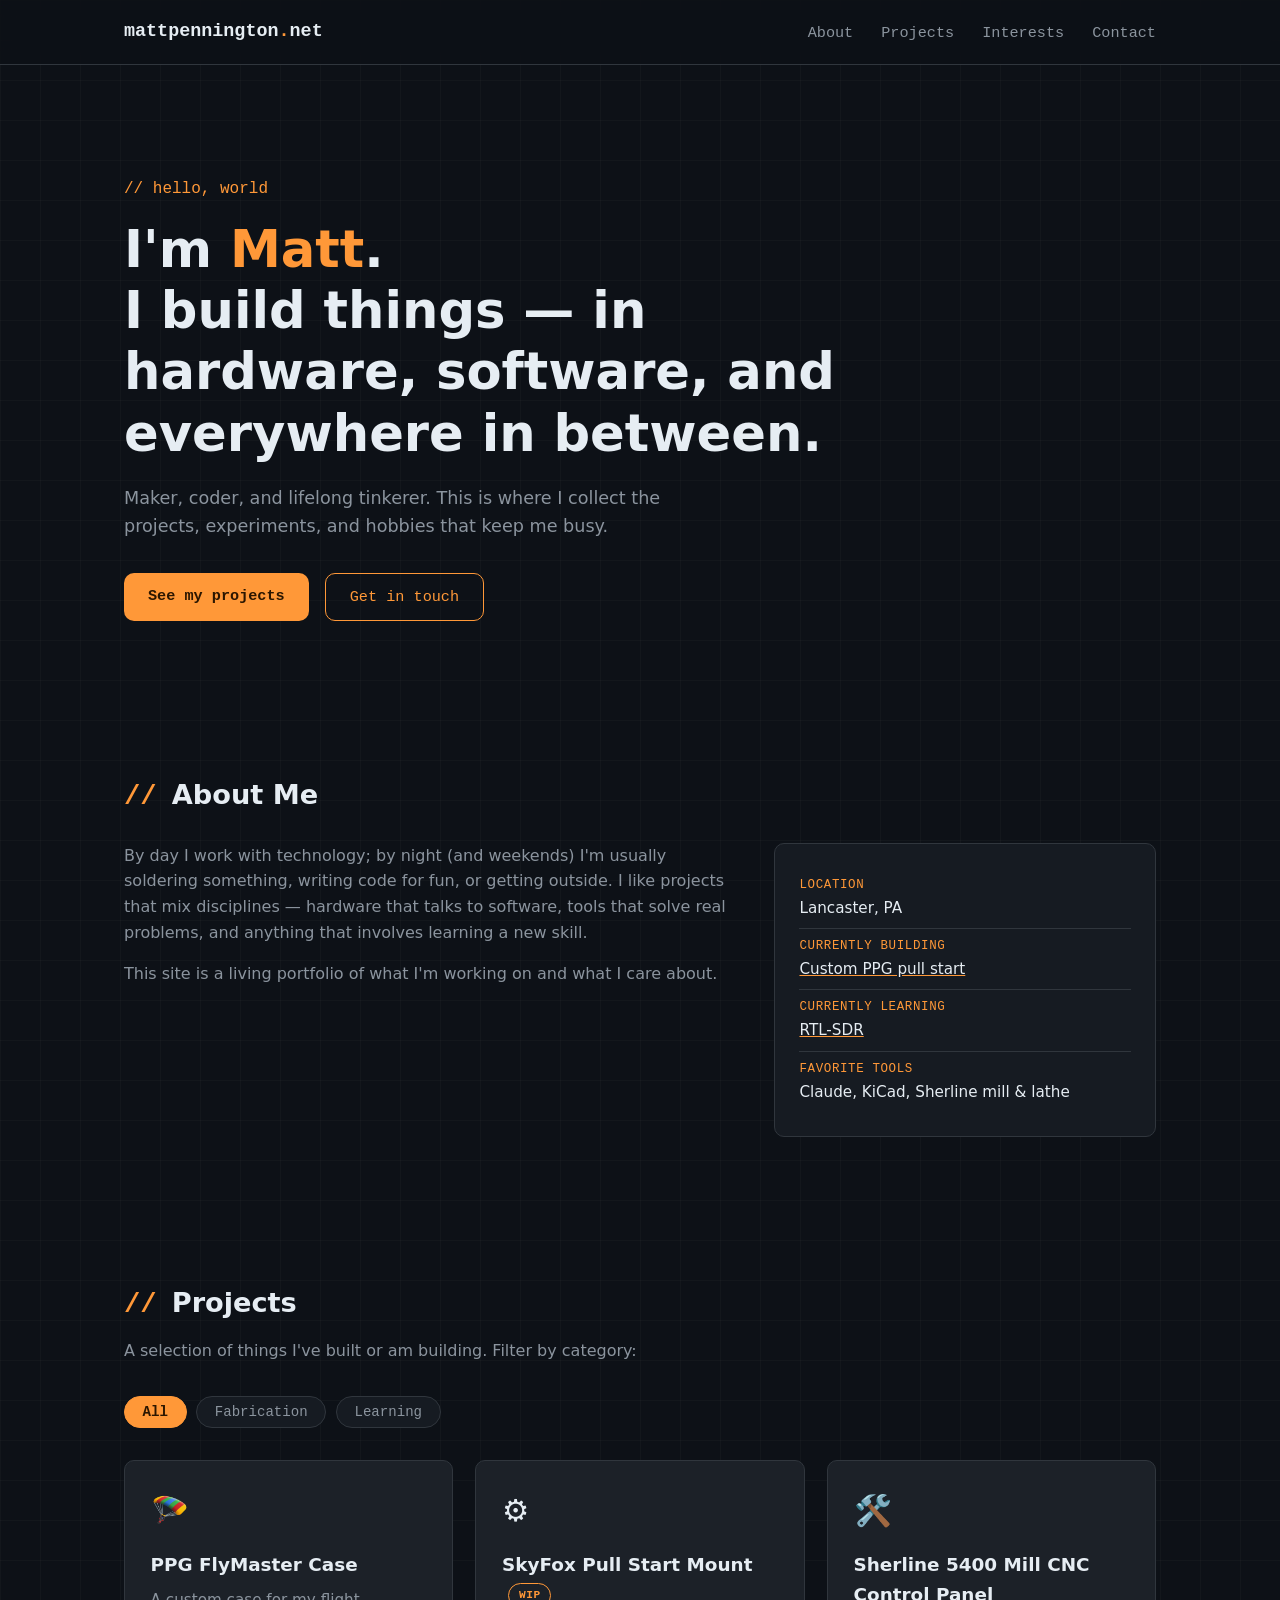
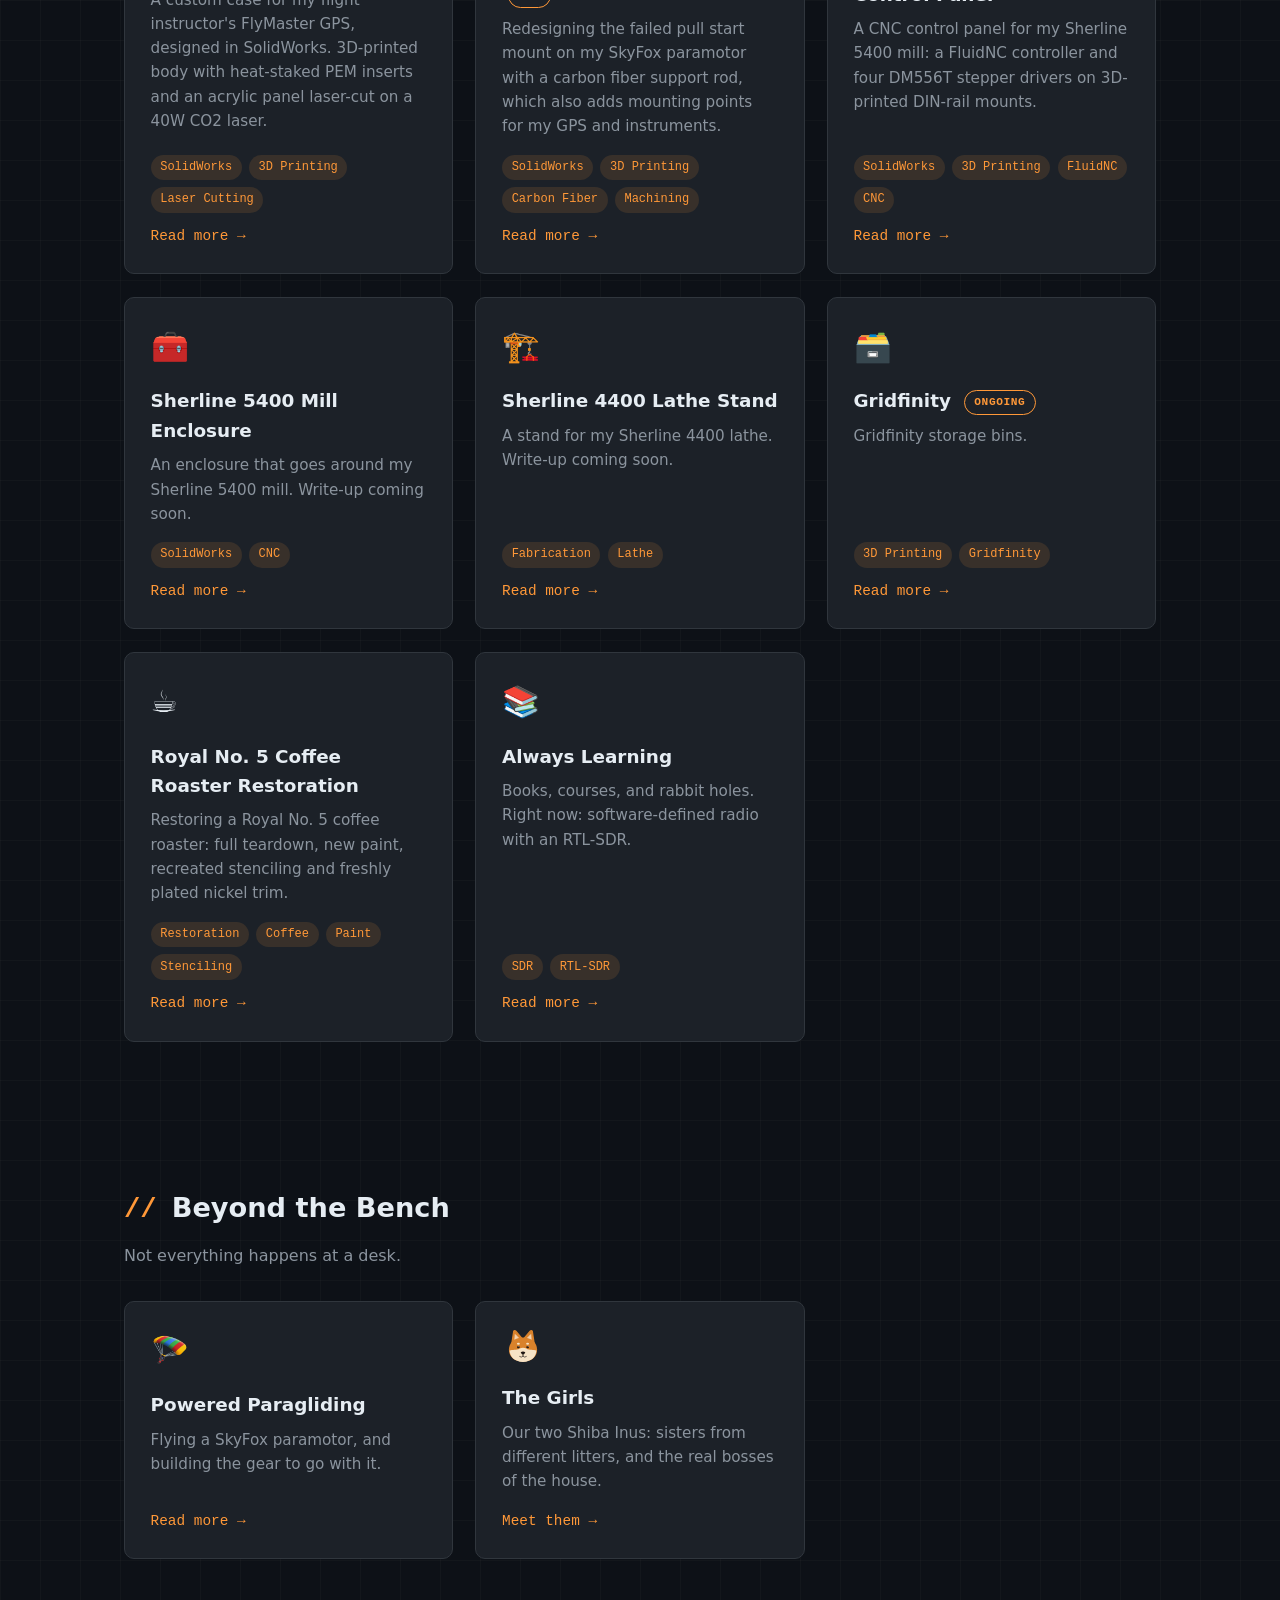
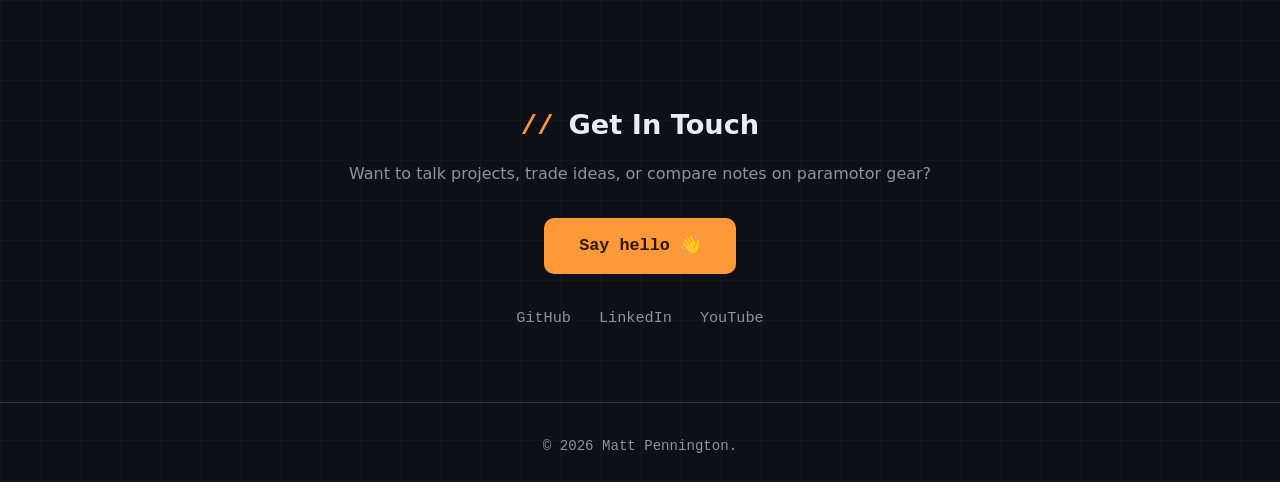
<file: index.html>
<!DOCTYPE html>
<html lang="en">
<head>
  <meta charset="UTF-8">
  <meta name="viewport" content="width=device-width, initial-scale=1.0">
  <title>Matt — Projects &amp; Interests</title>
  <meta name="description" content="Personal site showcasing electronics, software, sports, and creative projects.">
  <link rel="stylesheet" href="css/style.css">
  <link rel="icon" href="data:image/svg+xml,<svg xmlns='http://www.w3.org/2000/svg' viewBox='0 0 100 100'><text y='.9em' font-size='90'>⚡</text></svg>">
</head>
<body>

  <!-- ============ NAVIGATION ============ -->
  <header class="site-header">
    <nav class="nav container">
      <a href="#top" class="nav-logo">mattpennington<span class="accent">.</span>net</a>
      <button class="nav-toggle" aria-label="Toggle menu" aria-expanded="false">
        <span></span><span></span><span></span>
      </button>
      <ul class="nav-links">
        <li><a href="#about">About</a></li>
        <li><a href="#projects">Projects</a></li>
        <li><a href="#interests">Interests</a></li>
        <li><a href="#contact">Contact</a></li>
      </ul>
    </nav>
  </header>

  <main id="top">

    <!-- ============ HERO ============ -->
    <section class="hero container">
      <p class="hero-eyebrow">// hello, world</p>
      <h1>I'm <span class="accent">Matt</span>.<br>I build things — in hardware, software, and everywhere in between.</h1>
      <p class="hero-sub">
        <!-- EDIT ME: one-sentence intro about yourself -->
        Maker, coder, and lifelong tinkerer. This is where I collect the projects,
        experiments, and hobbies that keep me busy.
      </p>
      <div class="hero-actions">
        <a href="#projects" class="btn btn-primary">See my projects</a>
        <a href="#contact" class="btn btn-ghost">Get in touch</a>
      </div>
    </section>

    <!-- ============ ABOUT ============ -->
    <section id="about" class="section container">
      <h2><span class="prompt" aria-hidden="true">//</span> About Me</h2>
      <div class="about-grid">
        <div class="about-text">
          <!-- EDIT ME: replace with your own bio -->
          <p>
            By day I work with technology; by night (and weekends) I'm usually
            soldering something, writing code for fun, or getting outside.
            I like projects that mix disciplines — hardware that talks to
            software, tools that solve real problems, and anything that
            involves learning a new skill.
          </p>
          <p>
            This site is a living portfolio of what I'm working on and what
            I care about.
          </p>
        </div>
        <ul class="about-facts">
          <li><span class="fact-label">Location</span>Lancaster, PA</li>
          <li><span class="fact-label">Currently building</span><a href="pull-start-mount.html">Custom PPG pull start</a></li>
          <li><span class="fact-label">Currently learning</span><a href="always-learning.html">RTL-SDR</a></li>
          <li><span class="fact-label">Favorite tools</span>Claude, KiCad, Sherline mill &amp; lathe</li>
        </ul>
      </div>
    </section>

    <!-- ============ PROJECTS ============ -->
    <section id="projects" class="section container">
      <h2><span class="prompt" aria-hidden="true">//</span> Projects</h2>
      <p class="section-sub">A selection of things I've built or am building. Filter by category:</p>

      <div class="filter-bar" role="tablist" aria-label="Project filters">
        <button class="filter-btn active" data-filter="all">All</button>
        <button class="filter-btn" data-filter="fabrication">Fabrication</button>
        <button class="filter-btn" data-filter="learning">Learning</button>
      </div>

      <div class="project-grid">
        <!-- To add a project: duplicate a card and set data-category to match
             a filter button above (add a new button for a new category) -->
        <article class="project-card" data-category="fabrication">
          <div class="card-icon">🪂</div>
          <h3>PPG FlyMaster Case</h3>
          <p>A custom case for my flight instructor's FlyMaster GPS, designed in SolidWorks. 3D-printed body with heat-staked PEM inserts and an acrylic panel laser-cut on a 40W CO2 laser.</p>
          <ul class="tag-list"><li>SolidWorks</li><li>3D Printing</li><li>Laser Cutting</li></ul>
          <a class="card-link" href="flymaster-case.html">Read more →</a>
        </article>

        <article class="project-card" data-category="fabrication">
          <div class="card-icon">⚙️</div>
          <h3>SkyFox Pull Start Mount <span class="wip-badge">WIP</span></h3>
          <p>Redesigning the failed pull start mount on my SkyFox paramotor with a carbon fiber support rod, which also adds mounting points for my GPS and instruments.</p>
          <ul class="tag-list"><li>SolidWorks</li><li>3D Printing</li><li>Carbon Fiber</li><li>Machining</li></ul>
          <a class="card-link" href="pull-start-mount.html">Read more →</a>
        </article>

        <article class="project-card" data-category="fabrication">
          <div class="card-icon">🛠️</div>
          <h3>Sherline 5400 Mill CNC Control Panel</h3>
          <p>A CNC control panel for my Sherline 5400 mill: a FluidNC controller and four DM556T stepper drivers on 3D-printed DIN-rail mounts.</p>
          <ul class="tag-list"><li>SolidWorks</li><li>3D Printing</li><li>FluidNC</li><li>CNC</li></ul>
          <a class="card-link" href="sherline-mill.html">Read more →</a>
        </article>

        <article class="project-card" data-category="fabrication">
          <div class="card-icon">🧰</div>
          <h3>Sherline 5400 Mill Enclosure</h3>
          <!-- EDIT ME: a sentence about the enclosure -->
          <p>An enclosure that goes around my Sherline 5400 mill. Write-up coming soon.</p>
          <ul class="tag-list"><li>SolidWorks</li><li>CNC</li></ul>
          <a class="card-link" href="sherline-mill-enclosure.html">Read more →</a>
        </article>

        <article class="project-card" data-category="fabrication">
          <div class="card-icon">🏗️</div>
          <h3>Sherline 4400 Lathe Stand</h3>
          <!-- EDIT ME: a sentence about the stand, and update the tags -->
          <p>A stand for my Sherline 4400 lathe. Write-up coming soon.</p>
          <ul class="tag-list"><li>Fabrication</li><li>Lathe</li></ul>
          <a class="card-link" href="sherline-lathe-stand.html">Read more →</a>
        </article>

        <article class="project-card" data-category="fabrication">
          <div class="card-icon">🗃️</div>
          <h3>Gridfinity <span class="wip-badge">ONGOING</span></h3>
          <!-- EDIT ME: a sentence about the project, and update the tags -->
          <p>Gridfinity storage bins.</p>
          <ul class="tag-list"><li>3D Printing</li><li>Gridfinity</li></ul>
          <a class="card-link" href="gridfinity.html">Read more →</a>
        </article>

        <article class="project-card" data-category="fabrication">
          <div class="card-icon">☕</div>
          <h3>Royal No. 5 Coffee Roaster Restoration</h3>
          <!-- EDIT ME: a sentence about the restoration -->
          <p>Restoring a Royal No. 5 coffee roaster: full teardown, new paint, recreated stenciling and freshly plated nickel trim.</p>
          <ul class="tag-list"><li>Restoration</li><li>Coffee</li><li>Paint</li><li>Stenciling</li></ul>
          <a class="card-link" href="coffee-roaster.html">Read more →</a>
        </article>

        <article class="project-card" data-category="learning">
          <div class="card-icon">📚</div>
          <h3>Always Learning</h3>
          <!-- EDIT ME: a sentence about what you're learning -->
          <p>Books, courses, and rabbit holes. Right now: software-defined radio with an RTL-SDR.</p>
          <ul class="tag-list"><li>SDR</li><li>RTL-SDR</li></ul>
          <a class="card-link" href="always-learning.html">Read more →</a>
        </article>
      </div>
    </section>

    <!-- ============ INTERESTS ============ -->
    <section id="interests" class="section container">
      <h2><span class="prompt" aria-hidden="true">//</span> Beyond the Bench</h2>
      <p class="section-sub">Not everything happens at a desk.</p>
      <div class="interest-grid">
        <!-- EDIT ME: swap in your real hobbies -->
        <div class="interest-card">
          <div class="card-icon">🪂</div>
          <h3>Powered Paragliding</h3>
          <!-- EDIT ME: a sentence or two about flying -->
          <p>Flying a SkyFox paramotor, and building the gear to go with it.</p>
          <a class="card-link" href="paragliding.html">Read more →</a>
        </div>
        <div class="interest-card">
          <div class="card-icon"><img src="images/the-girls/shiba.svg" alt=""></div>
          <h3>The Girls</h3>
          <p>Our two Shiba Inus: sisters from different litters, and the real bosses of the house.</p>
          <a class="card-link" href="the-girls.html">Meet them →</a>
        </div>
      </div>
    </section>

    <!-- ============ CONTACT ============ -->
    <section id="contact" class="section container contact">
      <h2><span class="prompt" aria-hidden="true">//</span> Get In Touch</h2>
      <p class="section-sub">
        Want to talk projects, trade ideas, or compare notes on paramotor gear?
      </p>
      <a href="mailto:matt@mattpennington.net" class="btn btn-primary btn-lg">Say hello 👋</a>
      <div class="social-links">
        <!-- EDIT ME: update hrefs with your real profiles, remove any you don't use -->
        <a href="https://github.com/" aria-label="GitHub" title="GitHub">GitHub</a>
        <a href="https://linkedin.com/" aria-label="LinkedIn" title="LinkedIn">LinkedIn</a>
        <a href="https://youtube.com/" aria-label="YouTube" title="YouTube">YouTube</a>
      </div>
    </section>

  </main>

  <footer class="site-footer">
    <p>© <span id="year"></span> Matt Pennington.</p>
  </footer>

  <script src="js/main.js"></script>
</body>
</html>
</file>
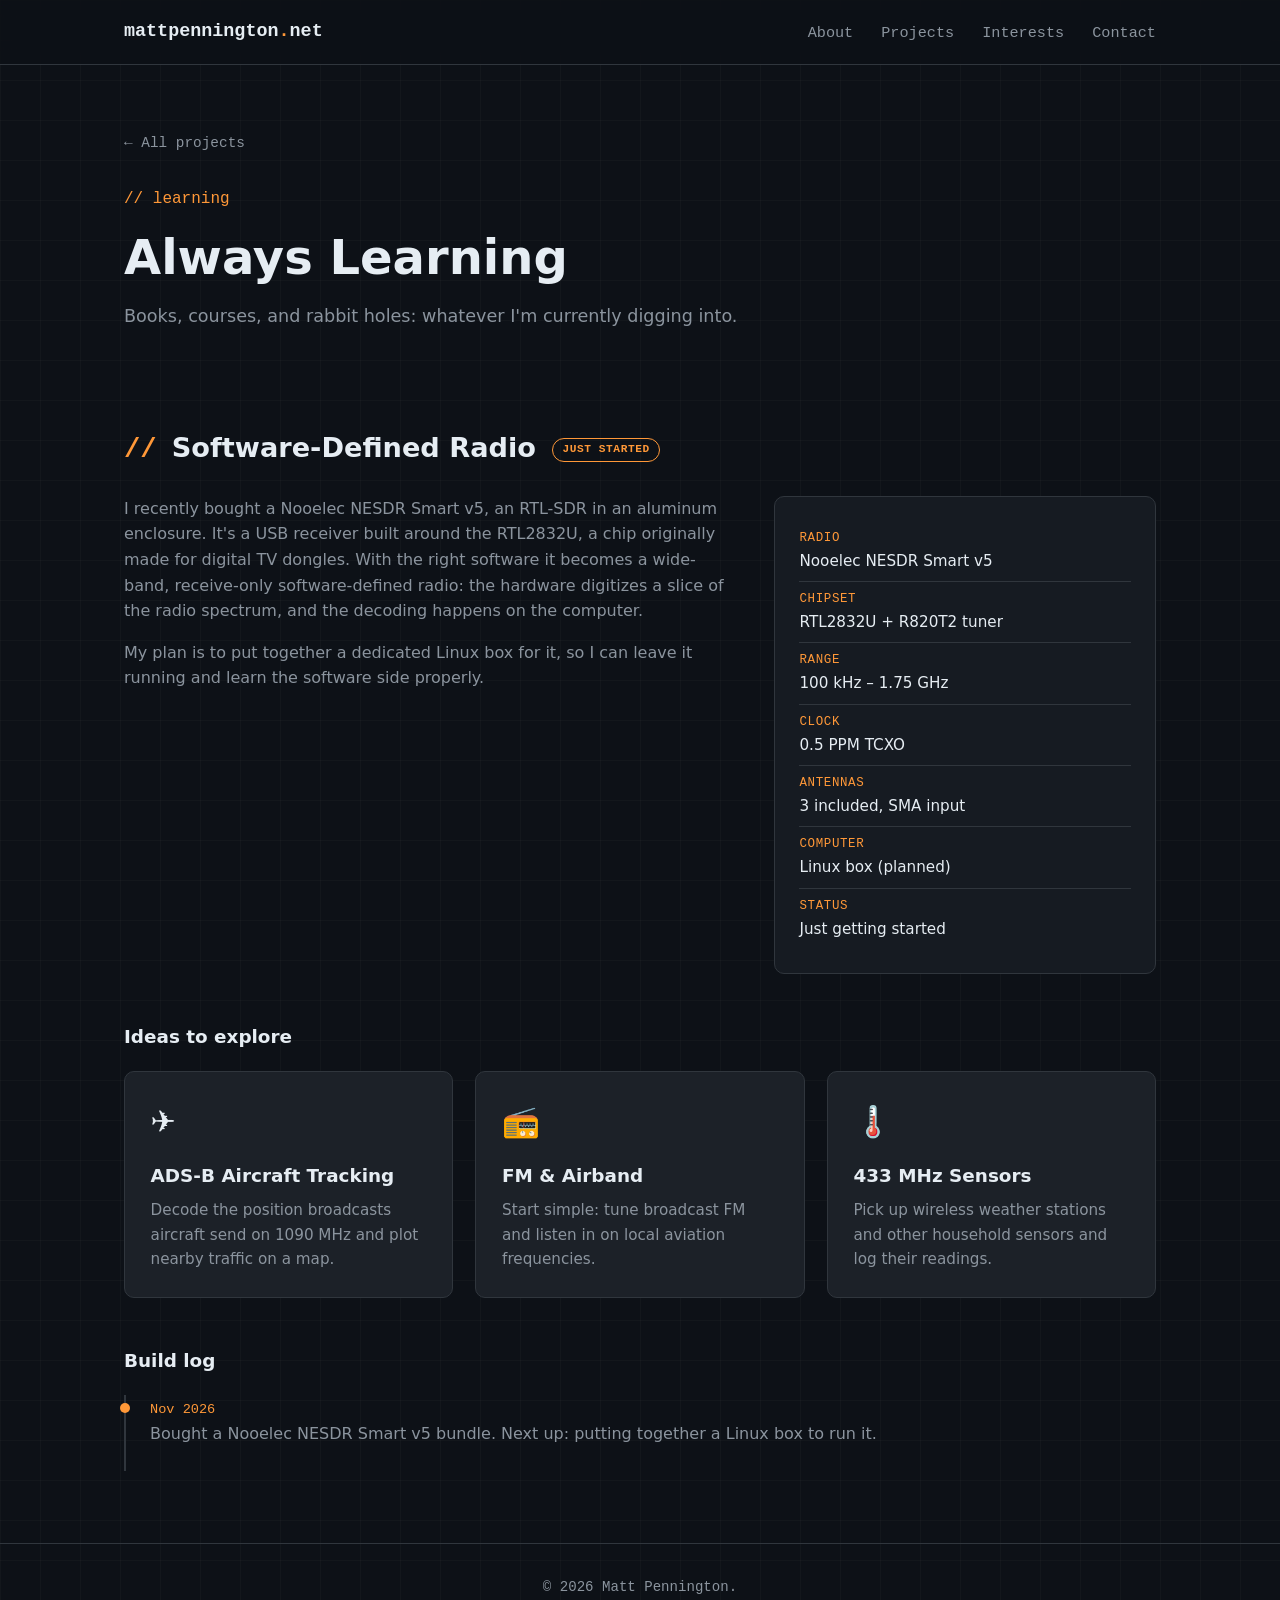
<file: always-learning.html>
<!DOCTYPE html>
<html lang="en">
<head>
  <meta charset="UTF-8">
  <meta name="viewport" content="width=device-width, initial-scale=1.0">
  <title>Always Learning — Matt Pennington</title>
  <meta name="description" content="What I'm currently learning, starting with software-defined radio on an RTL-SDR.">
  <link rel="stylesheet" href="css/style.css">
  <link rel="icon" href="data:image/svg+xml,<svg xmlns='http://www.w3.org/2000/svg' viewBox='0 0 100 100'><text y='.9em' font-size='90'>⚡</text></svg>">
</head>
<body>

  <!-- ============ NAVIGATION ============ -->
  <header class="site-header">
    <nav class="nav container">
      <a href="index.html" class="nav-logo">mattpennington<span class="accent">.</span>net</a>
      <button class="nav-toggle" aria-label="Toggle menu" aria-expanded="false">
        <span></span><span></span><span></span>
      </button>
      <ul class="nav-links">
        <li><a href="index.html#about">About</a></li>
        <li><a href="index.html#projects">Projects</a></li>
        <li><a href="index.html#interests">Interests</a></li>
        <li><a href="index.html#contact">Contact</a></li>
      </ul>
    </nav>
  </header>

  <main id="top">

    <!-- ============ HEADER ============ -->
    <section class="project-hero container">
      <a href="index.html#projects" class="back-link">← All projects</a>
      <p class="hero-eyebrow">// learning</p>
      <h1>Always Learning</h1>
      <!-- EDIT ME: a short intro -->
      <p class="hero-sub">
        Books, courses, and rabbit holes: whatever I'm currently digging into.
      </p>
    </section>

    <!-- ============ RTL-SDR ============ -->
    <section class="section container">
      <h2><span class="prompt" aria-hidden="true">//</span> Software-Defined Radio <span class="wip-badge">Just started</span></h2>
      <div class="about-grid">
        <div class="about-text">
          <p>
            I recently bought a Nooelec NESDR Smart v5, an RTL-SDR in an
            aluminum enclosure. It's a USB receiver built around the RTL2832U,
            a chip originally made for digital TV dongles. With the right software it
            becomes a wide-band, receive-only software-defined radio: the
            hardware digitizes a slice of the radio spectrum, and the decoding
            happens on the computer.
          </p>
          <p>
            My plan is to put together a dedicated Linux box for it, so I can
            leave it running and learn the software side properly.
          </p>
        </div>
        <ul class="about-facts">
          <!-- EDIT ME: fill in the Linux box specs once built -->
          <li><span class="fact-label">Radio</span>Nooelec NESDR Smart v5</li>
          <li><span class="fact-label">Chipset</span>RTL2832U + R820T2 tuner</li>
          <li><span class="fact-label">Range</span>100 kHz – 1.75 GHz</li>
          <li><span class="fact-label">Clock</span>0.5 PPM TCXO</li>
          <li><span class="fact-label">Antennas</span>3 included, SMA input</li>
          <li><span class="fact-label">Computer</span>Linux box (planned)</li>
          <li><span class="fact-label">Status</span>Just getting started</li>
        </ul>
      </div>

      <h3 class="subhead">Ideas to explore</h3>
      <!-- EDIT ME: swap these for whatever you actually want to try -->
      <div class="project-grid">
        <article class="project-card">
          <div class="card-icon">✈️</div>
          <h3>ADS-B Aircraft Tracking</h3>
          <p>Decode the position broadcasts aircraft send on 1090 MHz and plot nearby traffic on a map.</p>
        </article>
        <article class="project-card">
          <div class="card-icon">📻</div>
          <h3>FM &amp; Airband</h3>
          <p>Start simple: tune broadcast FM and listen in on local aviation frequencies.</p>
        </article>
        <article class="project-card">
          <div class="card-icon">🌡️</div>
          <h3>433 MHz Sensors</h3>
          <p>Pick up wireless weather stations and other household sensors and log their readings.</p>
        </article>
      </div>

      <h3 class="subhead">Build log</h3>
      <!-- EDIT ME: add a new <li> at the top for each update -->
      <ol class="build-log">
        <li>
          <time datetime="2026-11">Nov 2026</time>
          <p>Bought a Nooelec NESDR Smart v5 bundle. Next up: putting together a Linux box to run it.</p>
        </li>
      </ol>
    </section>

    <!-- EDIT ME: add a new <section> like the one above for each new topic -->

  </main>

  <footer class="site-footer">
    <p>© <span id="year"></span> Matt Pennington.</p>
  </footer>

  <script src="js/main.js"></script>
</body>
</html>
</file>
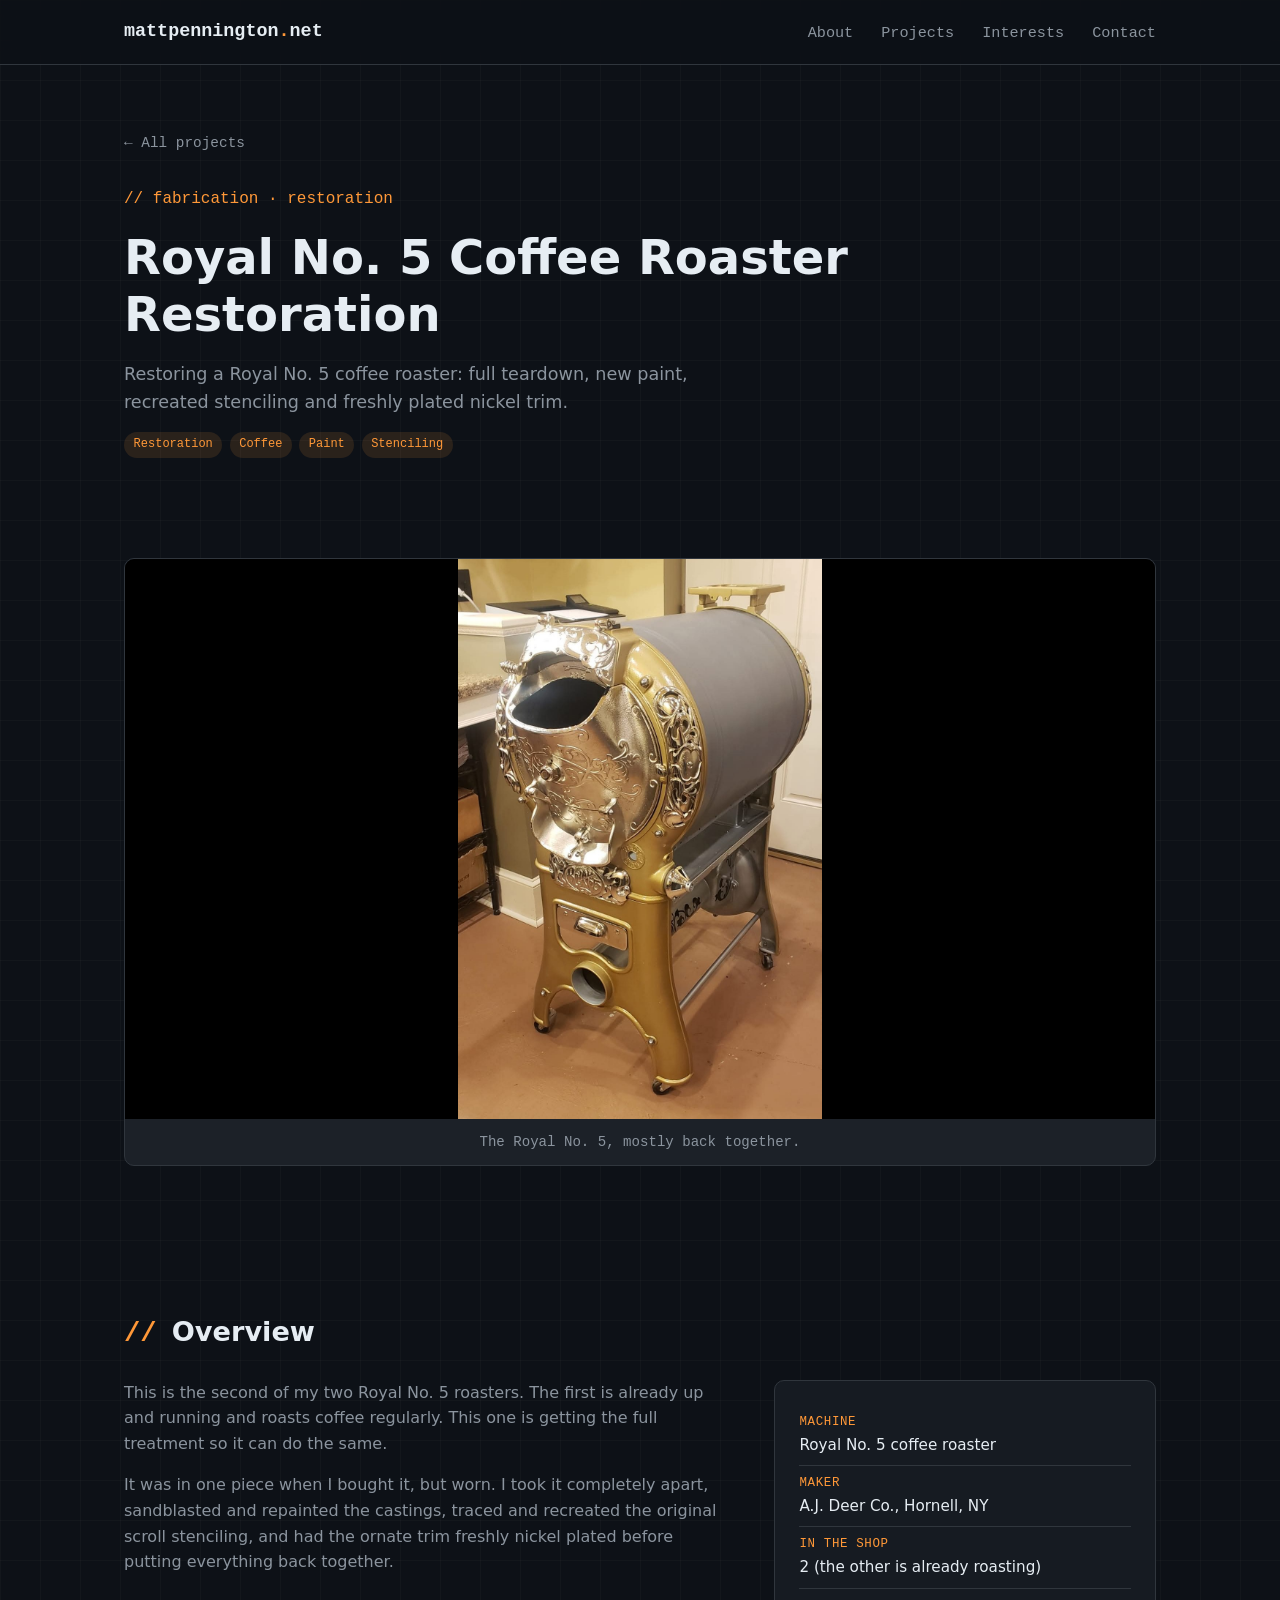
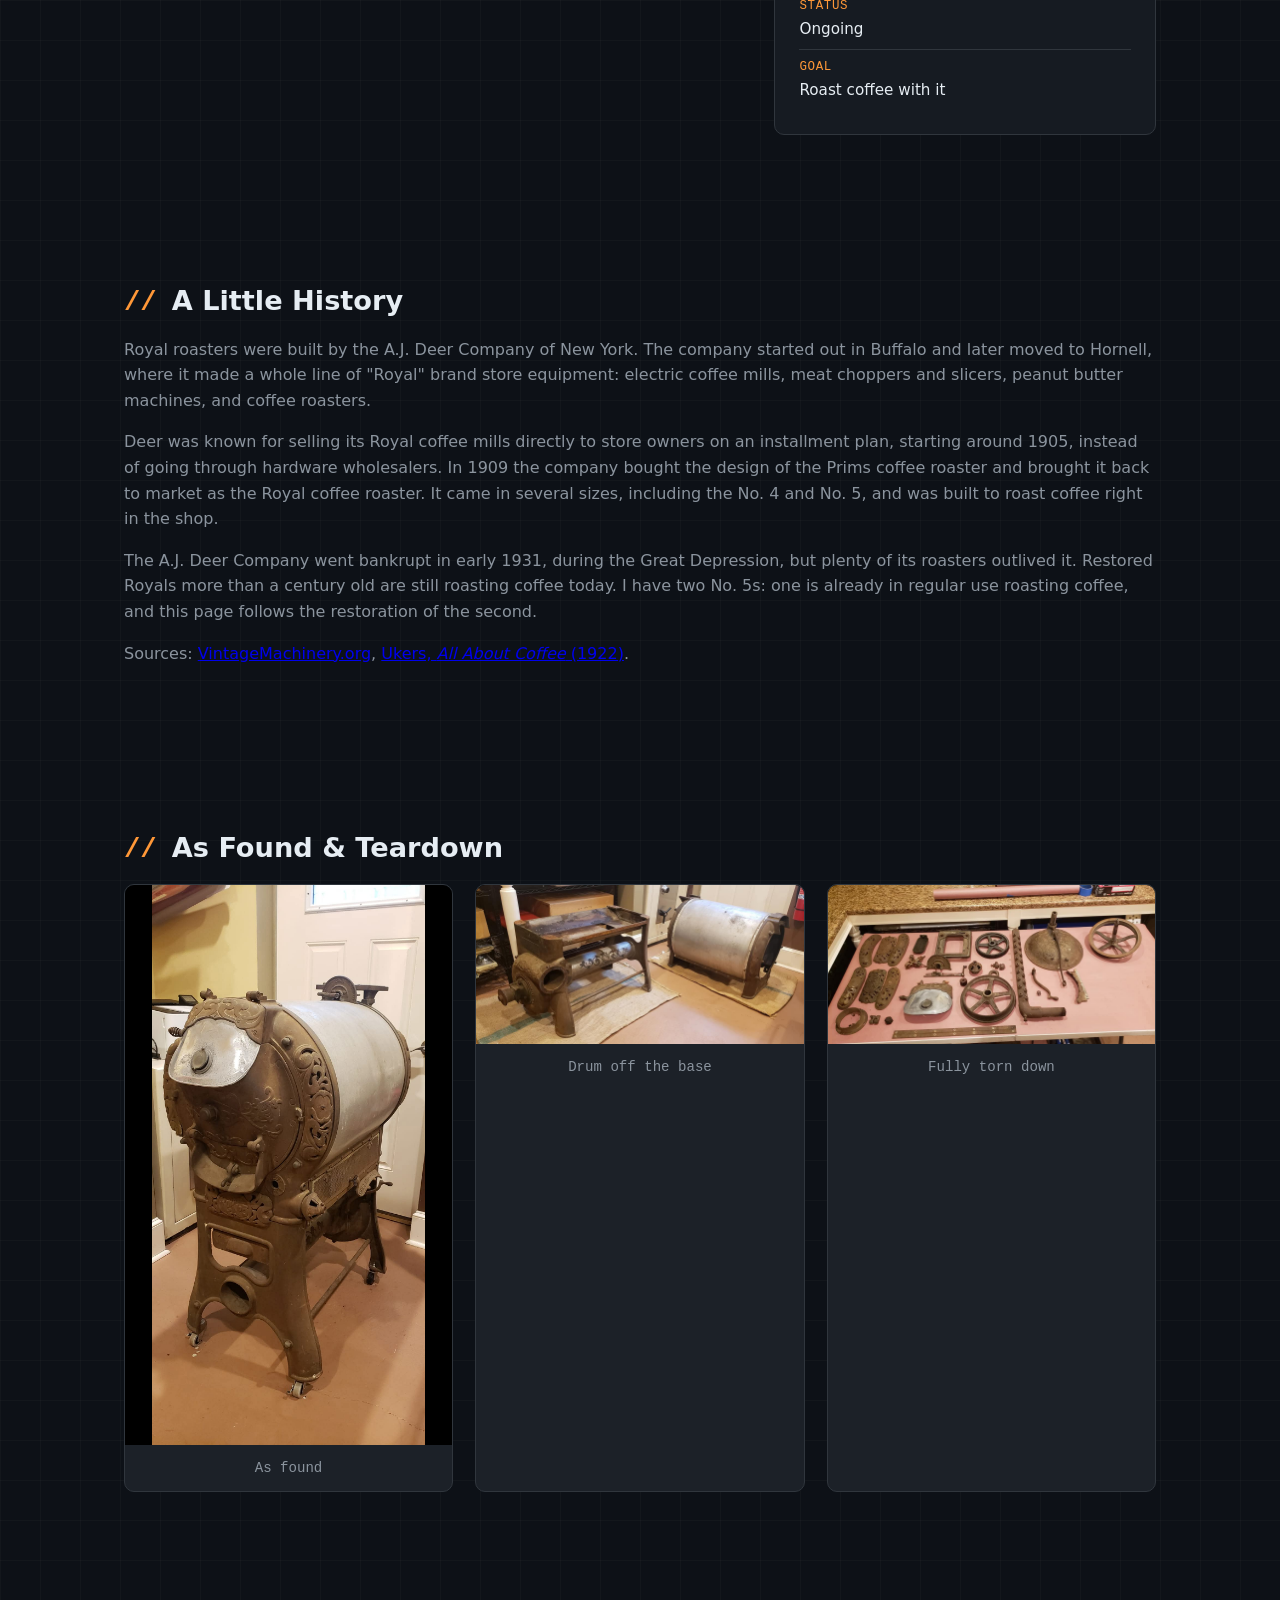
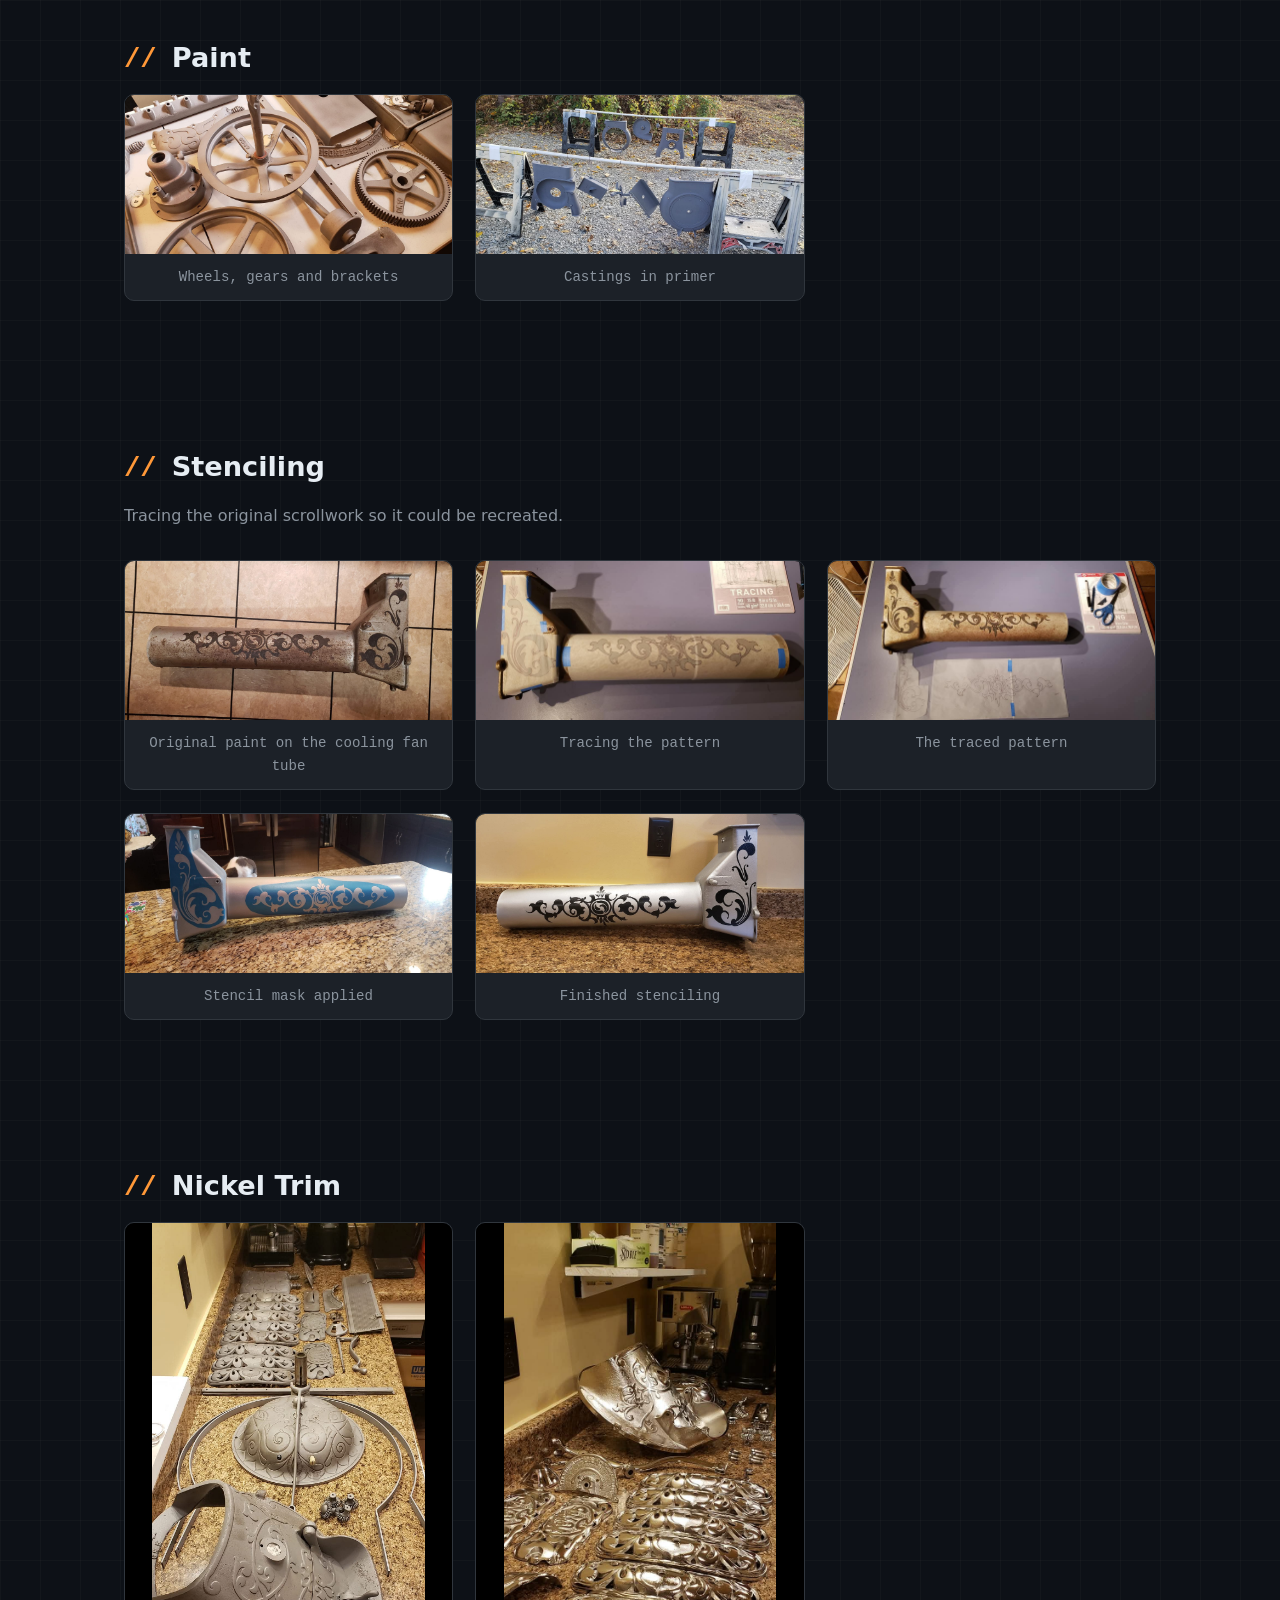
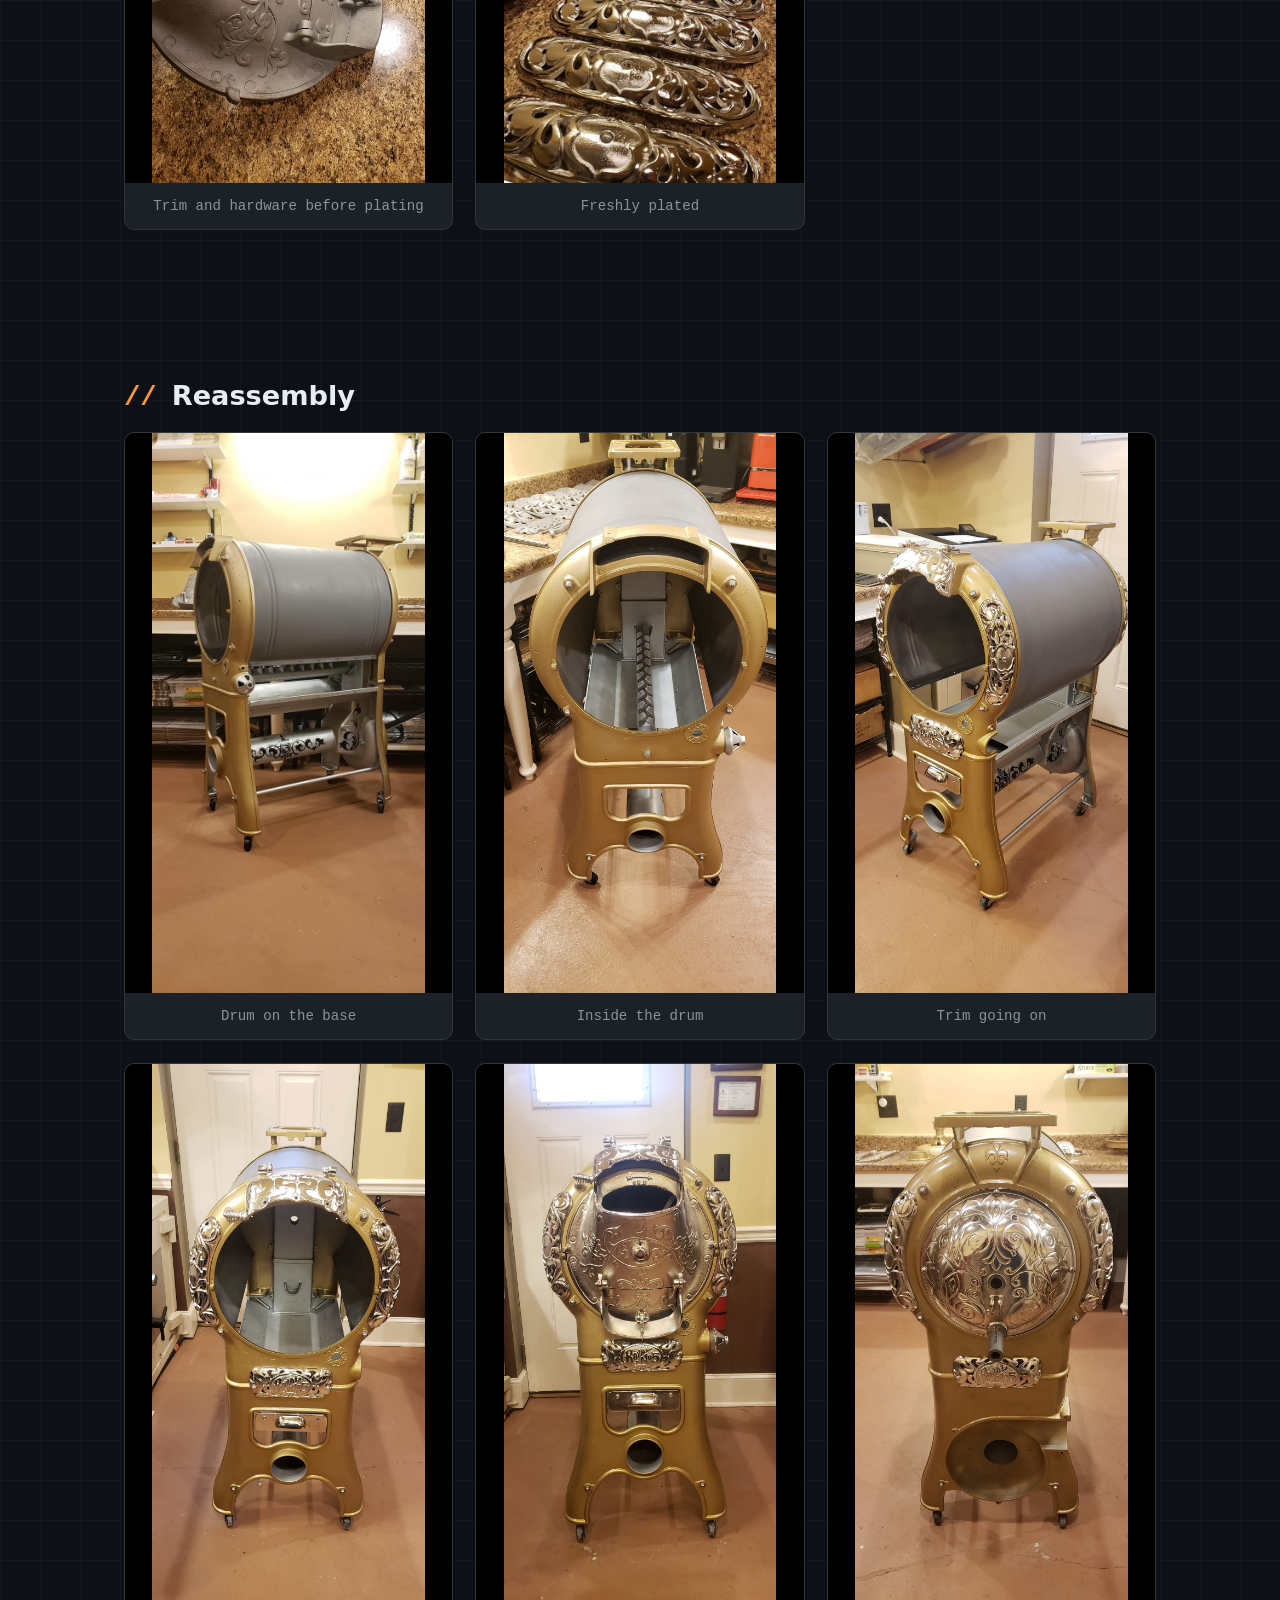
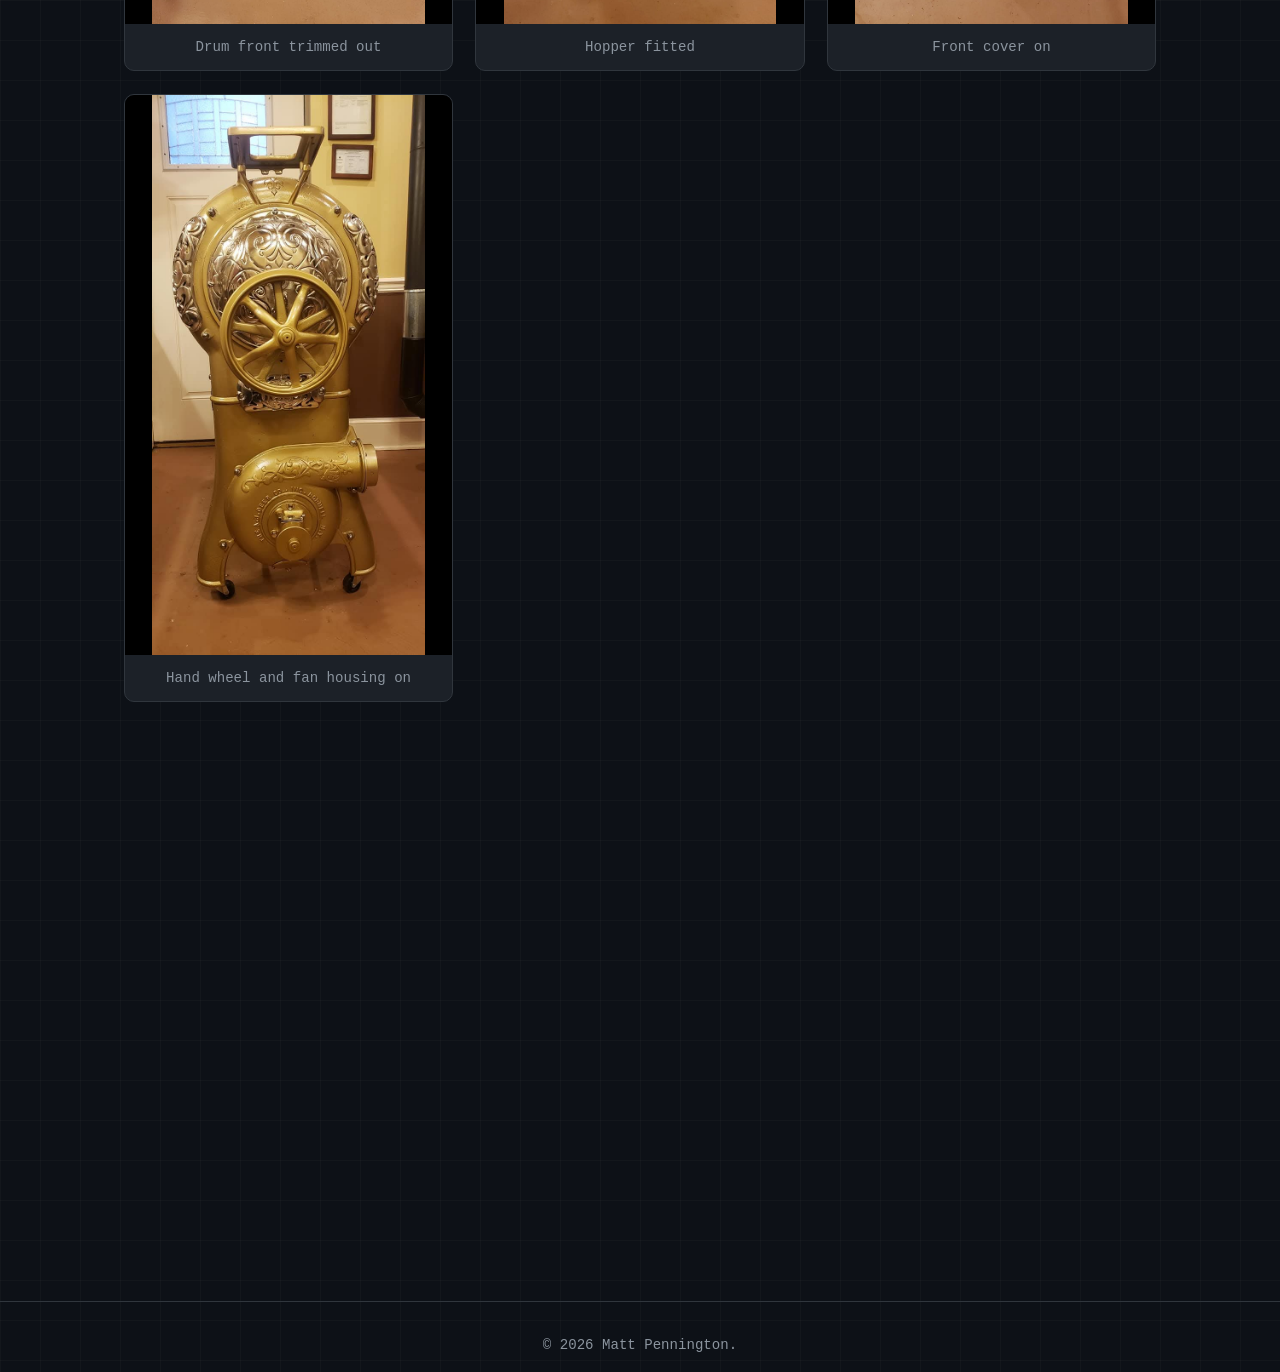
<file: coffee-roaster.html>
<!DOCTYPE html>
<html lang="en">
<head>
  <meta charset="UTF-8">
  <meta name="viewport" content="width=device-width, initial-scale=1.0">
  <title>Royal No. 5 Coffee Roaster Restoration — Matt Pennington</title>
  <meta name="description" content="Restoring a Royal No. 5 coffee roaster.">
  <link rel="stylesheet" href="css/style.css">
  <link rel="icon" href="data:image/svg+xml,<svg xmlns='http://www.w3.org/2000/svg' viewBox='0 0 100 100'><text y='.9em' font-size='90'>⚡</text></svg>">
</head>
<body>

  <!-- ============ NAVIGATION ============ -->
  <header class="site-header">
    <nav class="nav container">
      <a href="index.html" class="nav-logo">mattpennington<span class="accent">.</span>net</a>
      <button class="nav-toggle" aria-label="Toggle menu" aria-expanded="false">
        <span></span><span></span><span></span>
      </button>
      <ul class="nav-links">
        <li><a href="index.html#about">About</a></li>
        <li><a href="index.html#projects">Projects</a></li>
        <li><a href="index.html#interests">Interests</a></li>
        <li><a href="index.html#contact">Contact</a></li>
      </ul>
    </nav>
  </header>

  <main id="top">

    <!-- ============ PROJECT HEADER ============ -->
    <section class="project-hero container">
      <a href="index.html#projects" class="back-link">← All projects</a>
      <p class="hero-eyebrow">// fabrication · restoration</p>
      <h1>Royal No. 5 Coffee Roaster Restoration</h1>
      <!-- EDIT ME: a one- or two-sentence summary -->
      <p class="hero-sub">
        Restoring a Royal No. 5 coffee roaster: full teardown, new paint,
        recreated stenciling and freshly plated nickel trim.
      </p>
      <!-- EDIT ME: update tags to match the work involved -->
      <ul class="tag-list">
        <li>Restoration</li><li>Coffee</li><li>Paint</li><li>Stenciling</li>
      </ul>
    </section>

    <!-- ============ HERO IMAGE ============ -->
    <section class="section container">
      <figure class="project-figure">
        <img src="images/coffee-roaster/reassembly-drum-trim.jpg" alt="The Royal No. 5 roaster at an angle, with a gold base, gray drum and nickel-plated hopper and trim">
        <figcaption>The Royal No. 5, mostly back together.</figcaption>
      </figure>
    </section>

    <!-- ============ OVERVIEW ============ -->
    <section class="section container">
      <h2><span class="prompt" aria-hidden="true">//</span> Overview</h2>
      <div class="about-grid">
        <div class="about-text">
          <!-- EDIT ME: the roaster's history, how you found it, and what condition it was in -->
          <p>
            This is the second of my two Royal No. 5 roasters. The first is
            already up and running and roasts coffee regularly. This one is
            getting the full treatment so it can do the same.
          </p>
          <p>
            It was in one piece when I bought it, but worn. I took it
            completely apart, sandblasted and repainted the castings, traced and
            recreated the original scroll stenciling, and had the ornate trim
            freshly nickel plated before putting everything back together.
          </p>
        </div>
        <ul class="about-facts">
          <!-- EDIT ME: fill these in -->
          <li><span class="fact-label">Machine</span>Royal No. 5 coffee roaster</li>
          <li><span class="fact-label">Maker</span>A.J. Deer Co., Hornell, NY</li>
          <li><span class="fact-label">In the shop</span>2 (the other is already roasting)</li>
          <li><span class="fact-label">Status</span>Ongoing</li>
          <li><span class="fact-label">Goal</span>Roast coffee with it</li>
        </ul>
      </div>
    </section>

    <!-- ============ HISTORY ============ -->
    <section class="section container">
      <h2><span class="prompt" aria-hidden="true">//</span> A Little History</h2>
      <div class="about-text">
        <p>
          Royal roasters were built by the A.J. Deer Company of New York. The
          company started out in Buffalo and later moved to Hornell, where it
          made a whole line of "Royal" brand store equipment: electric coffee
          mills, meat choppers and slicers, peanut butter machines, and coffee
          roasters.
        </p>
        <p>
          Deer was known for selling its Royal coffee mills directly to store
          owners on an installment plan, starting around 1905, instead of
          going through hardware wholesalers. In 1909 the company bought the
          design of the Prims coffee roaster and brought it back to market as
          the Royal coffee roaster. It came in several sizes, including the
          No. 4 and No. 5, and was built to roast coffee right in the shop.
        </p>
        <p>
          The A.J. Deer Company went bankrupt in early 1931, during the Great
          Depression, but plenty of its roasters outlived it. Restored Royals
          more than a century old are still roasting coffee today. I have two
          No. 5s: one is already in regular use roasting coffee, and this page
          follows the restoration of the second.
        </p>
        <p class="section-sub">
          Sources:
          <a href="https://vintagemachinery.org/mfgindex/detail.aspx?id=3195">VintageMachinery.org</a>,
          <a href="https://ukersallaboutcoffee.wordpress.com/chapter29/">Ukers, <em>All About Coffee</em> (1922)</a>.
        </p>
      </div>
    </section>

    <!-- ============ GALLERY ============ -->
    <!-- EDIT ME: check the captions; add photos by dropping them in images/coffee-roaster/ and copying a <figure> block -->
    <section class="section container">
      <h2><span class="prompt" aria-hidden="true">//</span> As Found &amp; Teardown</h2>
      <div class="gallery">
        <figure class="project-figure">
          <img src="images/coffee-roaster/as-found.jpg" alt="The roaster before restoration, with worn brown paint and a dull drum" loading="lazy">
          <figcaption>As found</figcaption>
        </figure>
        <figure class="project-figure">
          <img src="images/coffee-roaster/teardown-drum-base.jpg" alt="The roaster's base and drum separated on the floor, covered in old finish and rust" loading="lazy">
          <figcaption>Drum off the base</figcaption>
        </figure>
        <figure class="project-figure">
          <img src="images/coffee-roaster/teardown-parts.jpg" alt="Dozens of disassembled roaster parts, including trim pieces, wheels and the hopper, laid out on a table" loading="lazy">
          <figcaption>Fully torn down</figcaption>
        </figure>
      </div>
    </section>

    <section class="section container">
      <h2><span class="prompt" aria-hidden="true">//</span> Paint</h2>
      <div class="gallery">
        <figure class="project-figure">
          <img src="images/coffee-roaster/painted-gears.jpg" alt="Primed spoked wheels, gears and brackets laid out on a table" loading="lazy">
          <figcaption>Wheels, gears and brackets</figcaption>
        </figure>
        <figure class="project-figure">
          <img src="images/coffee-roaster/primer-outdoors.jpg" alt="Roaster castings hanging on sawhorses outdoors, freshly coated in gray primer" loading="lazy">
          <figcaption>Castings in primer</figcaption>
        </figure>
      </div>
    </section>

    <section class="section container">
      <h2><span class="prompt" aria-hidden="true">//</span> Stenciling</h2>
      <p class="section-sub">Tracing the original scrollwork so it could be recreated.</p>
      <div class="gallery">
        <figure class="project-figure">
          <img src="images/coffee-roaster/fan-tube-original.jpg" alt="The cooling fan tube in its original paint, with faded scrollwork on worn metal" loading="lazy">
          <figcaption>Original paint on the cooling fan tube</figcaption>
        </figure>
        <figure class="project-figure">
          <img src="images/coffee-roaster/tracing-stencil.jpg" alt="Tracing paper taped over the fan tube to capture the stencil pattern" loading="lazy">
          <figcaption>Tracing the pattern</figcaption>
        </figure>
        <figure class="project-figure">
          <img src="images/coffee-roaster/traced-pattern.jpg" alt="The completed tracing laid out next to the fan tube" loading="lazy">
          <figcaption>The traced pattern</figcaption>
        </figure>
        <figure class="project-figure">
          <img src="images/coffee-roaster/stencil-masked.jpg" alt="The painted fan tube covered in a blue stencil mask with the scroll pattern cut out" loading="lazy">
          <figcaption>Stencil mask applied</figcaption>
        </figure>
        <figure class="project-figure">
          <img src="images/coffee-roaster/stencil-finished.jpg" alt="The fan tube in silver paint with crisp black scrollwork" loading="lazy">
          <figcaption>Finished stenciling</figcaption>
        </figure>
      </div>
    </section>

    <section class="section container">
      <h2><span class="prompt" aria-hidden="true">//</span> Nickel Trim</h2>
      <div class="gallery">
        <figure class="project-figure">
          <img src="images/coffee-roaster/painted-parts.jpg" alt="The hood, trim pieces and hardware spread across a countertop, ready to go out for plating" loading="lazy">
          <figcaption>Trim and hardware before plating</figcaption>
        </figure>
        <figure class="project-figure">
          <img src="images/coffee-roaster/nickel-trim.jpg" alt="Rows of ornate, freshly nickel-plated trim pieces on a countertop" loading="lazy">
          <figcaption>Freshly plated</figcaption>
        </figure>
      </div>
    </section>

    <section class="section container">
      <h2><span class="prompt" aria-hidden="true">//</span> Reassembly</h2>
      <div class="gallery">
        <figure class="project-figure">
          <img src="images/coffee-roaster/reassembly-drum-on-base.jpg" alt="The gray drum mounted on the gold base" loading="lazy">
          <figcaption>Drum on the base</figcaption>
        </figure>
        <figure class="project-figure">
          <img src="images/coffee-roaster/reassembly-drum-paddles.jpg" alt="Looking into the open drum, showing the mixing paddles" loading="lazy">
          <figcaption>Inside the drum</figcaption>
        </figure>
        <figure class="project-figure">
          <img src="images/coffee-roaster/reassembly-drum-side.jpg" alt="The roaster from the side with the first nickel trim pieces fitted to the drum front" loading="lazy">
          <figcaption>Trim going on</figcaption>
        </figure>
        <figure class="project-figure">
          <img src="images/coffee-roaster/reassembly-drum-open.jpg" alt="The open drum front ringed with nickel-plated trim" loading="lazy">
          <figcaption>Drum front trimmed out</figcaption>
        </figure>
        <figure class="project-figure">
          <img src="images/coffee-roaster/reassembly-hopper.jpg" alt="The roaster from the front with the nickel hopper and trim installed" loading="lazy">
          <figcaption>Hopper fitted</figcaption>
        </figure>
        <figure class="project-figure">
          <img src="images/coffee-roaster/reassembly-front-cover.jpg" alt="The roaster with the ornate nickel front cover installed" loading="lazy">
          <figcaption>Front cover on</figcaption>
        </figure>
        <figure class="project-figure">
          <img src="images/coffee-roaster/finished-front.jpg" alt="The roaster from the front, painted gold with nickel-plated trim, a spoked hand wheel and the fan housing below" loading="lazy">
          <figcaption>Hand wheel and fan housing on</figcaption>
        </figure>
      </div>
    </section>

    <!-- ============ BUILD LOG ============ -->
    <section class="section container">
      <h2><span class="prompt" aria-hidden="true">//</span> Build Log</h2>
      <p class="section-sub">Updates as the restoration moves along.</p>
      <!-- EDIT ME: add a new <li> at the top of the list for each update -->
      <ol class="build-log">
        <li>
          <time datetime="2026-11">Nov 2026</time>
          <p>Project page started with photos from the restoration.</p>
        </li>
      </ol>
    </section>

    <section class="section container contact">
      <a href="index.html#projects" class="btn btn-ghost">← Back to all projects</a>
    </section>

  </main>

  <footer class="site-footer">
    <p>© <span id="year"></span> Matt Pennington.</p>
  </footer>

  <script src="js/main.js"></script>
</body>
</html>
</file>
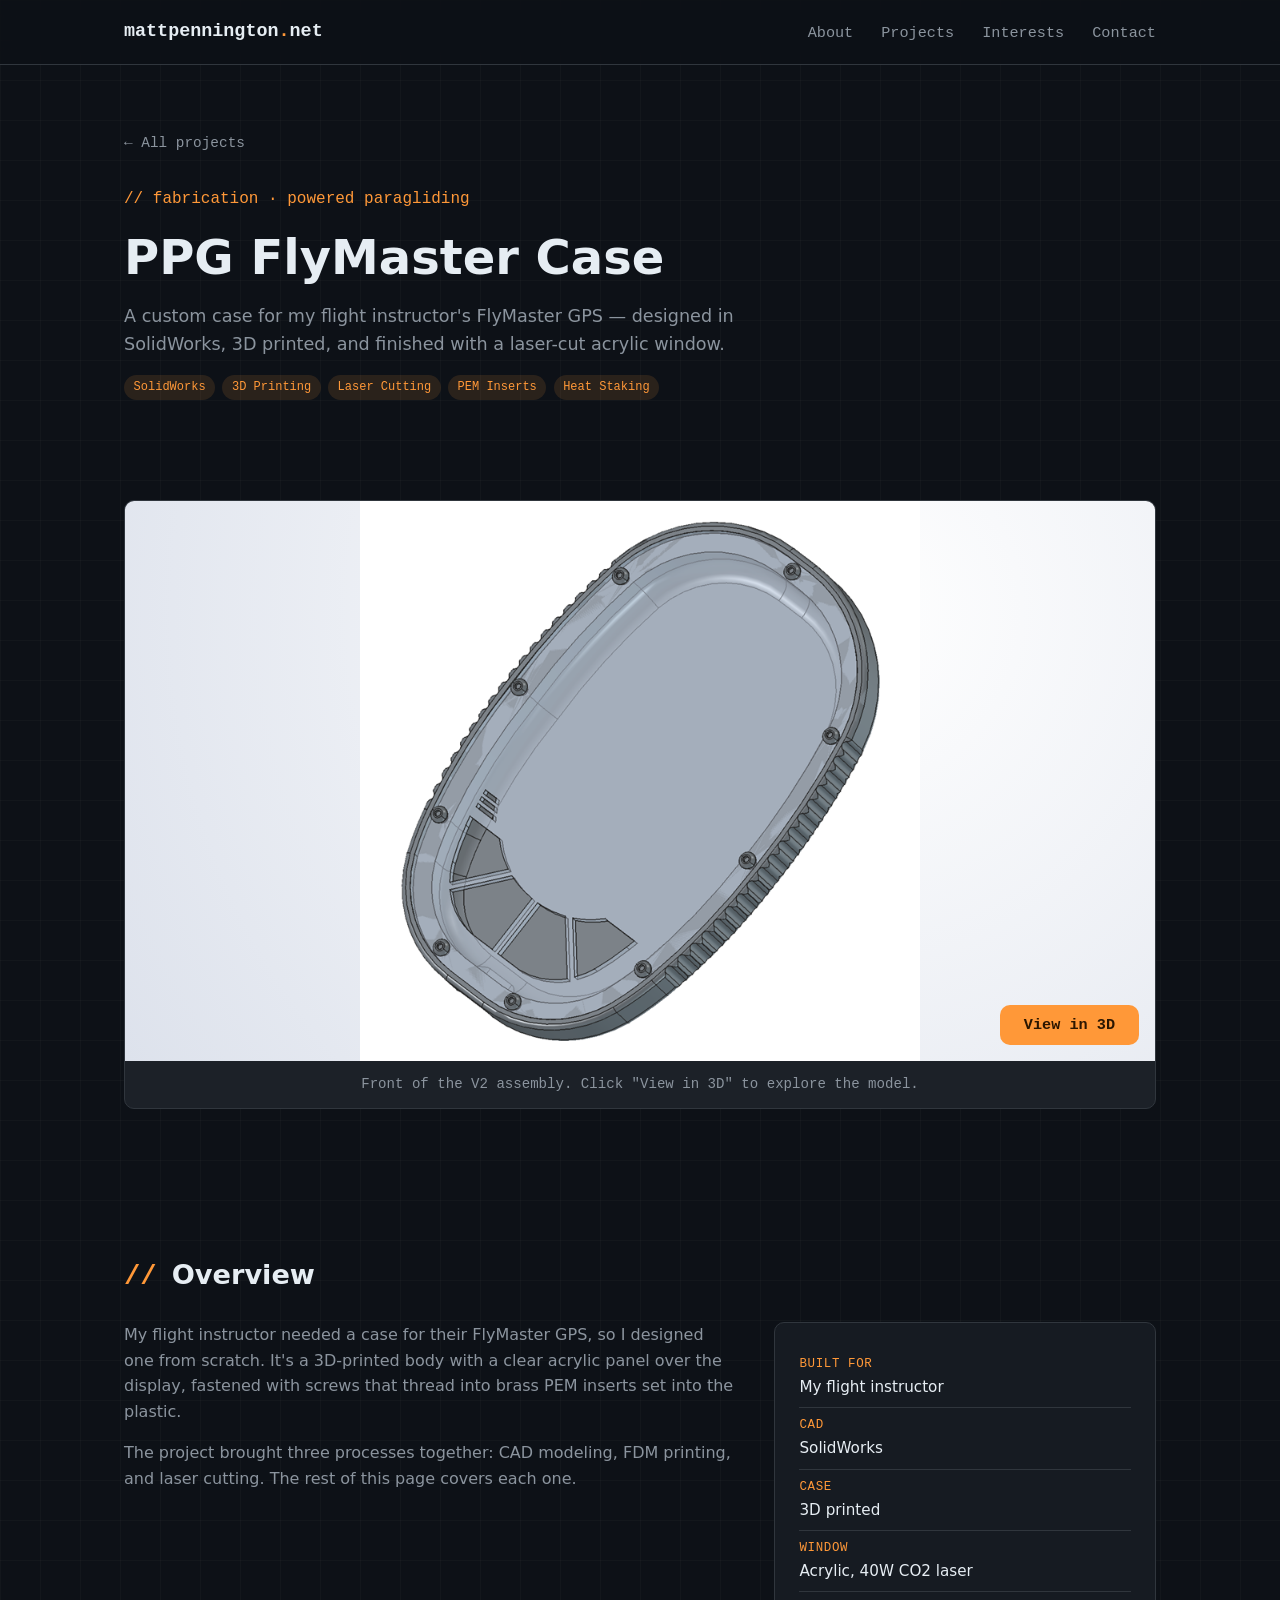
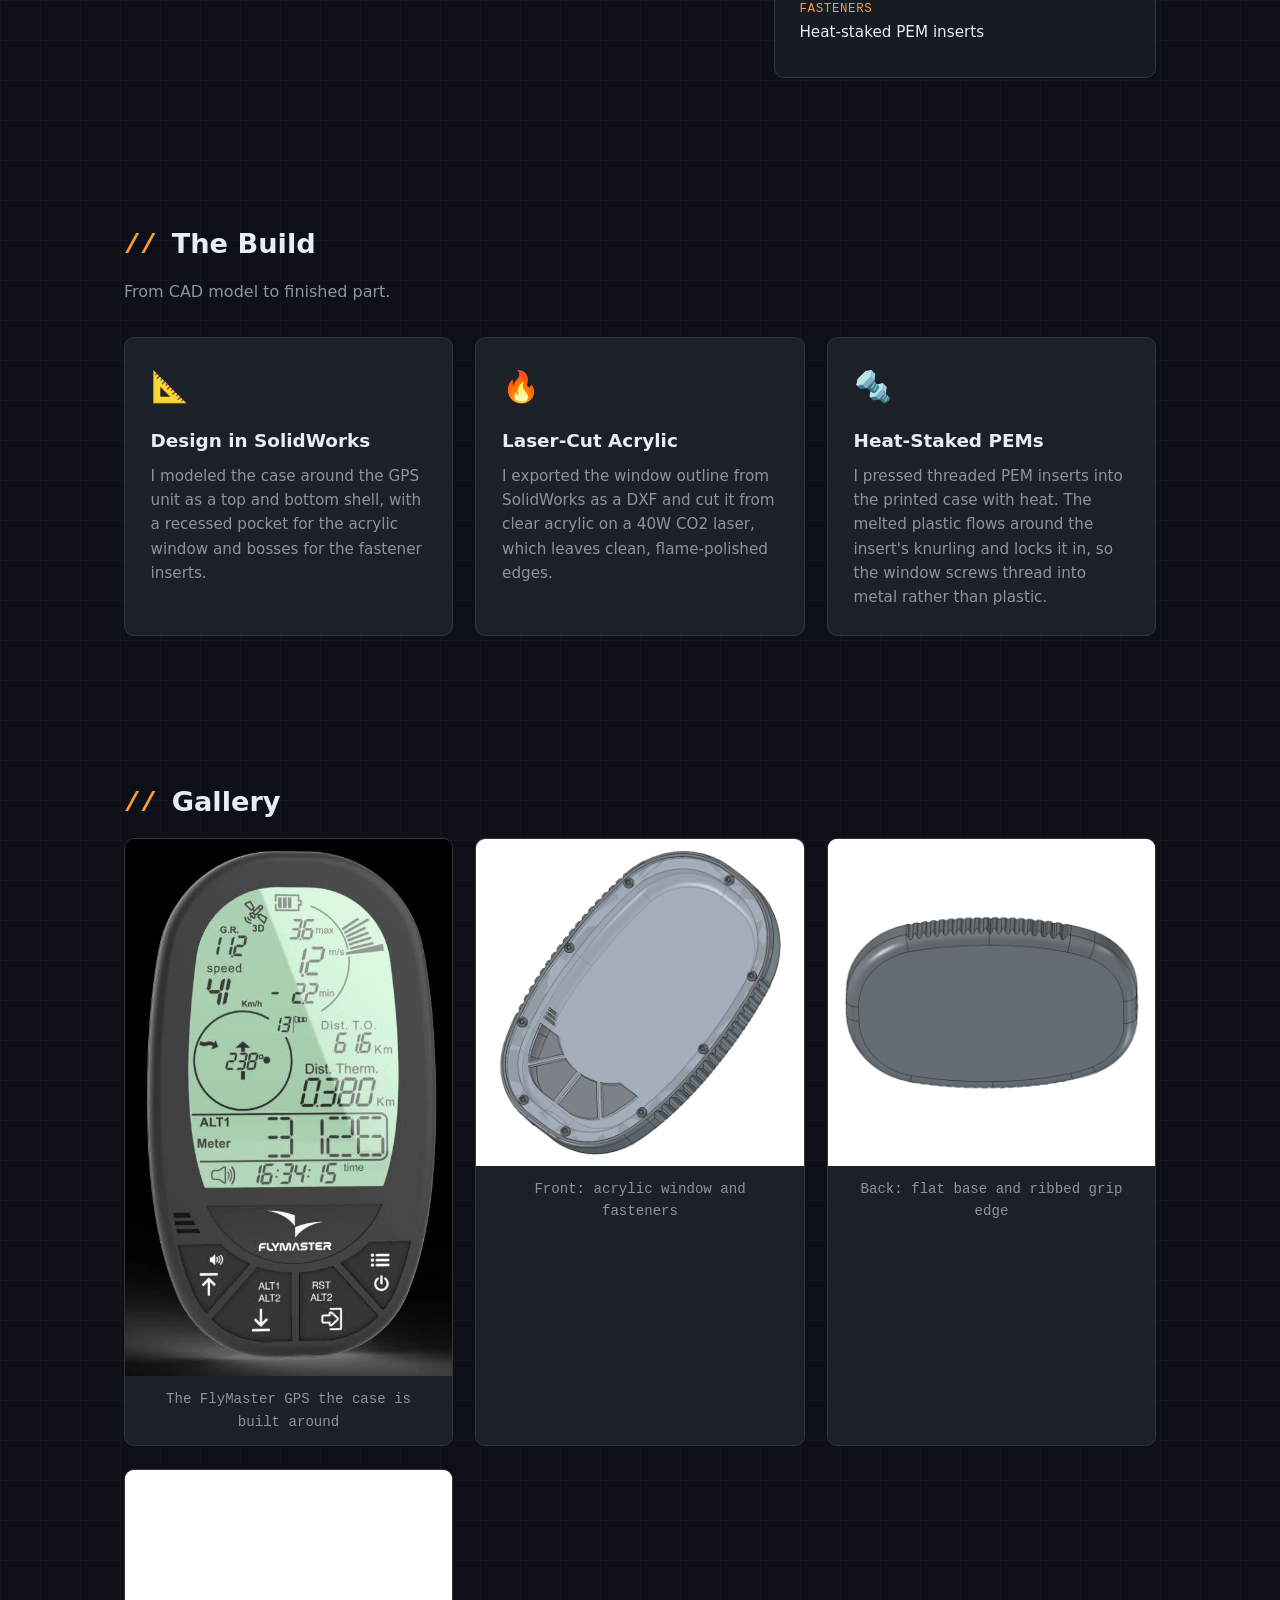
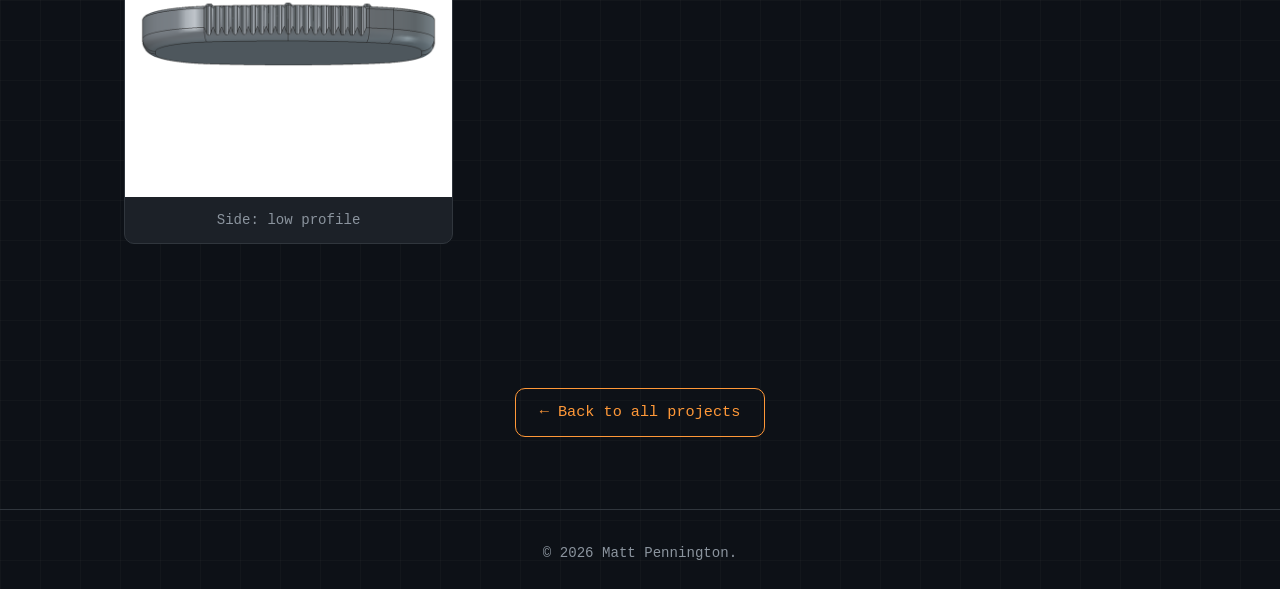
<file: flymaster-case.html>
<!DOCTYPE html>
<html lang="en">
<head>
  <meta charset="UTF-8">
  <meta name="viewport" content="width=device-width, initial-scale=1.0">
  <title>PPG FlyMaster Case — Matt Pennington</title>
  <meta name="description" content="A custom 3D-printed case for a FlyMaster GPS, designed in SolidWorks with a laser-cut acrylic panel and heat-staked PEM inserts.">
  <link rel="stylesheet" href="css/style.css">
  <script type="importmap">
    {
      "imports": {
        "three": "./js/vendor/three/build/three.module.js",
        "three/addons/": "./js/vendor/three/examples/jsm/"
      }
    }
  </script>
  <link rel="icon" href="data:image/svg+xml,<svg xmlns='http://www.w3.org/2000/svg' viewBox='0 0 100 100'><text y='.9em' font-size='90'>⚡</text></svg>">
</head>
<body>

  <!-- ============ NAVIGATION ============ -->
  <header class="site-header">
    <nav class="nav container">
      <a href="index.html" class="nav-logo">mattpennington<span class="accent">.</span>net</a>
      <button class="nav-toggle" aria-label="Toggle menu" aria-expanded="false">
        <span></span><span></span><span></span>
      </button>
      <ul class="nav-links">
        <li><a href="index.html#about">About</a></li>
        <li><a href="index.html#projects">Projects</a></li>
        <li><a href="index.html#interests">Interests</a></li>
        <li><a href="index.html#contact">Contact</a></li>
      </ul>
    </nav>
  </header>

  <main id="top">

    <!-- ============ PROJECT HEADER ============ -->
    <section class="project-hero container">
      <a href="index.html#projects" class="back-link">← All projects</a>
      <p class="hero-eyebrow">// fabrication · powered paragliding</p>
      <h1>PPG FlyMaster Case</h1>
      <p class="hero-sub">
        A custom case for my flight instructor's FlyMaster GPS — designed in
        SolidWorks, 3D printed, and finished with a laser-cut acrylic window.
      </p>
      <ul class="tag-list">
        <li>SolidWorks</li><li>3D Printing</li><li>Laser Cutting</li><li>PEM Inserts</li><li>Heat Staking</li>
      </ul>
    </section>

    <!-- ============ 3D MODEL ============ -->
    <section class="section container">
      <figure class="project-figure">
        <div class="model-viewer" data-model="models/flymaster/flymaster_v2.step" data-transparent="Plexiglass" data-rotate="0,0,-130" data-camera="0.3,-0.3,1">
          <img src="images/flymaster/front.png" alt="Render of the FlyMaster case V2 from the front, showing the acrylic window held by button-head screws">
          <button class="btn btn-primary model-viewer-btn" type="button">View in 3D</button>
        </div>
        <figcaption>
          <span class="model-hint-idle">Front of the V2 assembly. Click "View in 3D" to explore the model.</span>
          <span class="model-hint-active">Drag to rotate · scroll or pinch to zoom · right-drag to pan</span>
        </figcaption>
      </figure>
    </section>

    <!-- ============ OVERVIEW ============ -->
    <section class="section container">
      <h2><span class="prompt" aria-hidden="true">//</span> Overview</h2>
      <div class="about-grid">
        <div class="about-text">
          <!-- EDIT ME: add the backstory, e.g. what was wrong with the stock case or what your instructor needed -->
          <p>
            My flight instructor needed a case for their FlyMaster GPS, so I
            designed one from scratch. It's a 3D-printed body with a clear
            acrylic panel over the display, fastened with screws that thread
            into brass PEM inserts set into the plastic.
          </p>
          <p>
            The project brought three processes together: CAD modeling,
            FDM printing, and laser cutting. The rest of this page covers each one.
          </p>
        </div>
        <ul class="about-facts">
          <li><span class="fact-label">Built for</span>My flight instructor</li>
          <li><span class="fact-label">CAD</span>SolidWorks</li>
          <li><span class="fact-label">Case</span>3D printed</li>
          <li><span class="fact-label">Window</span>Acrylic, 40W CO2 laser</li>
          <li><span class="fact-label">Fasteners</span>Heat-staked PEM inserts</li>
        </ul>
      </div>
    </section>

    <!-- ============ BUILD ============ -->
    <section class="section container">
      <h2><span class="prompt" aria-hidden="true">//</span> The Build</h2>
      <p class="section-sub">From CAD model to finished part.</p>
      <div class="project-grid">
        <article class="project-card">
          <div class="card-icon">📐</div>
          <h3>Design in SolidWorks</h3>
          <!-- EDIT ME: add design details (fit tolerances, how you modeled the GPS, revisions) -->
          <p>I modeled the case around the GPS unit as a top and bottom shell, with a recessed pocket for the acrylic window and bosses for the fastener inserts.</p>
        </article>
        <article class="project-card">
          <div class="card-icon">🔥</div>
          <h3>Laser-Cut Acrylic</h3>
          <!-- EDIT ME: add acrylic thickness, power/speed settings, and anything you learned -->
          <p>I exported the window outline from SolidWorks as a DXF and cut it from clear acrylic on a 40W CO2 laser, which leaves clean, flame-polished edges.</p>
        </article>
        <article class="project-card">
          <div class="card-icon">🔩</div>
          <h3>Heat-Staked PEMs</h3>
          <!-- EDIT ME: add insert size/thread and the tool you used to press them in -->
          <p>I pressed threaded PEM inserts into the printed case with heat. The melted plastic flows around the insert's knurling and locks it in, so the window screws thread into metal rather than plastic.</p>
        </article>
      </div>
    </section>

    <!-- ============ GALLERY ============ -->
    <section class="section container">
      <h2><span class="prompt" aria-hidden="true">//</span> Gallery</h2>
      <!-- EDIT ME: add photos of the finished case — drop them in images/flymaster/ and copy a <figure> block -->
      <div class="gallery">
        <figure class="project-figure">
          <img src="images/flymaster/flymaster-gps.jpg" alt="The FlyMaster GPS vario: a backlit LCD showing altitude, speed and climb rate above a row of five buttons" style="background:#000">
          <figcaption>The FlyMaster GPS the case is built around</figcaption>
        </figure>
        <figure class="project-figure">
          <img src="images/flymaster/front.png" alt="Front render of the FlyMaster case">
          <figcaption>Front: acrylic window and fasteners</figcaption>
        </figure>
        <figure class="project-figure">
          <img class="render" src="images/flymaster/back.png" alt="Back render of the FlyMaster case">
          <figcaption>Back: flat base and ribbed grip edge</figcaption>
        </figure>
        <figure class="project-figure">
          <img class="render" src="images/flymaster/side.png" alt="Side render of the FlyMaster case">
          <figcaption>Side: low profile</figcaption>
        </figure>
      </div>
    </section>

    <section class="section container contact">
      <a href="index.html#projects" class="btn btn-ghost">← Back to all projects</a>
    </section>

  </main>

  <footer class="site-footer">
    <p>© <span id="year"></span> Matt Pennington.</p>
  </footer>

  <script src="js/main.js"></script>
  <script type="module" src="js/model-viewer.js"></script>
</body>
</html>
</file>
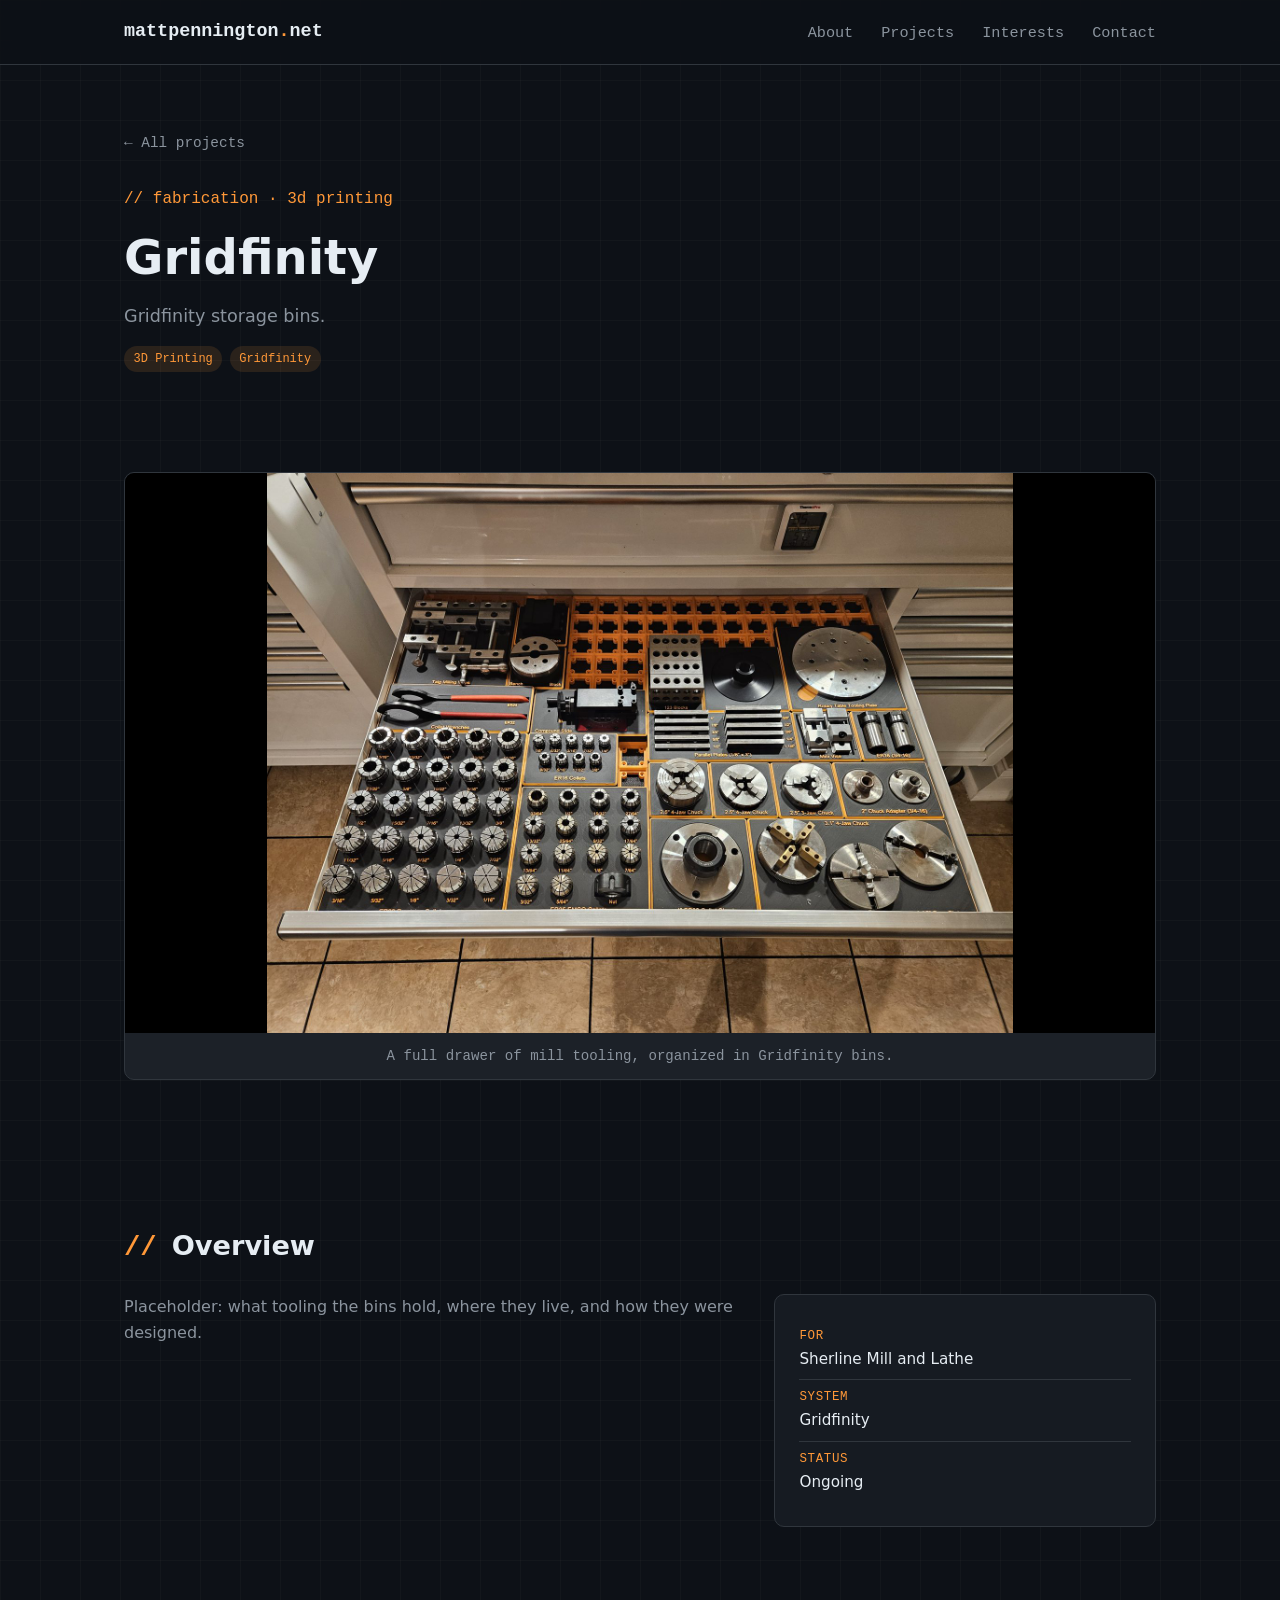
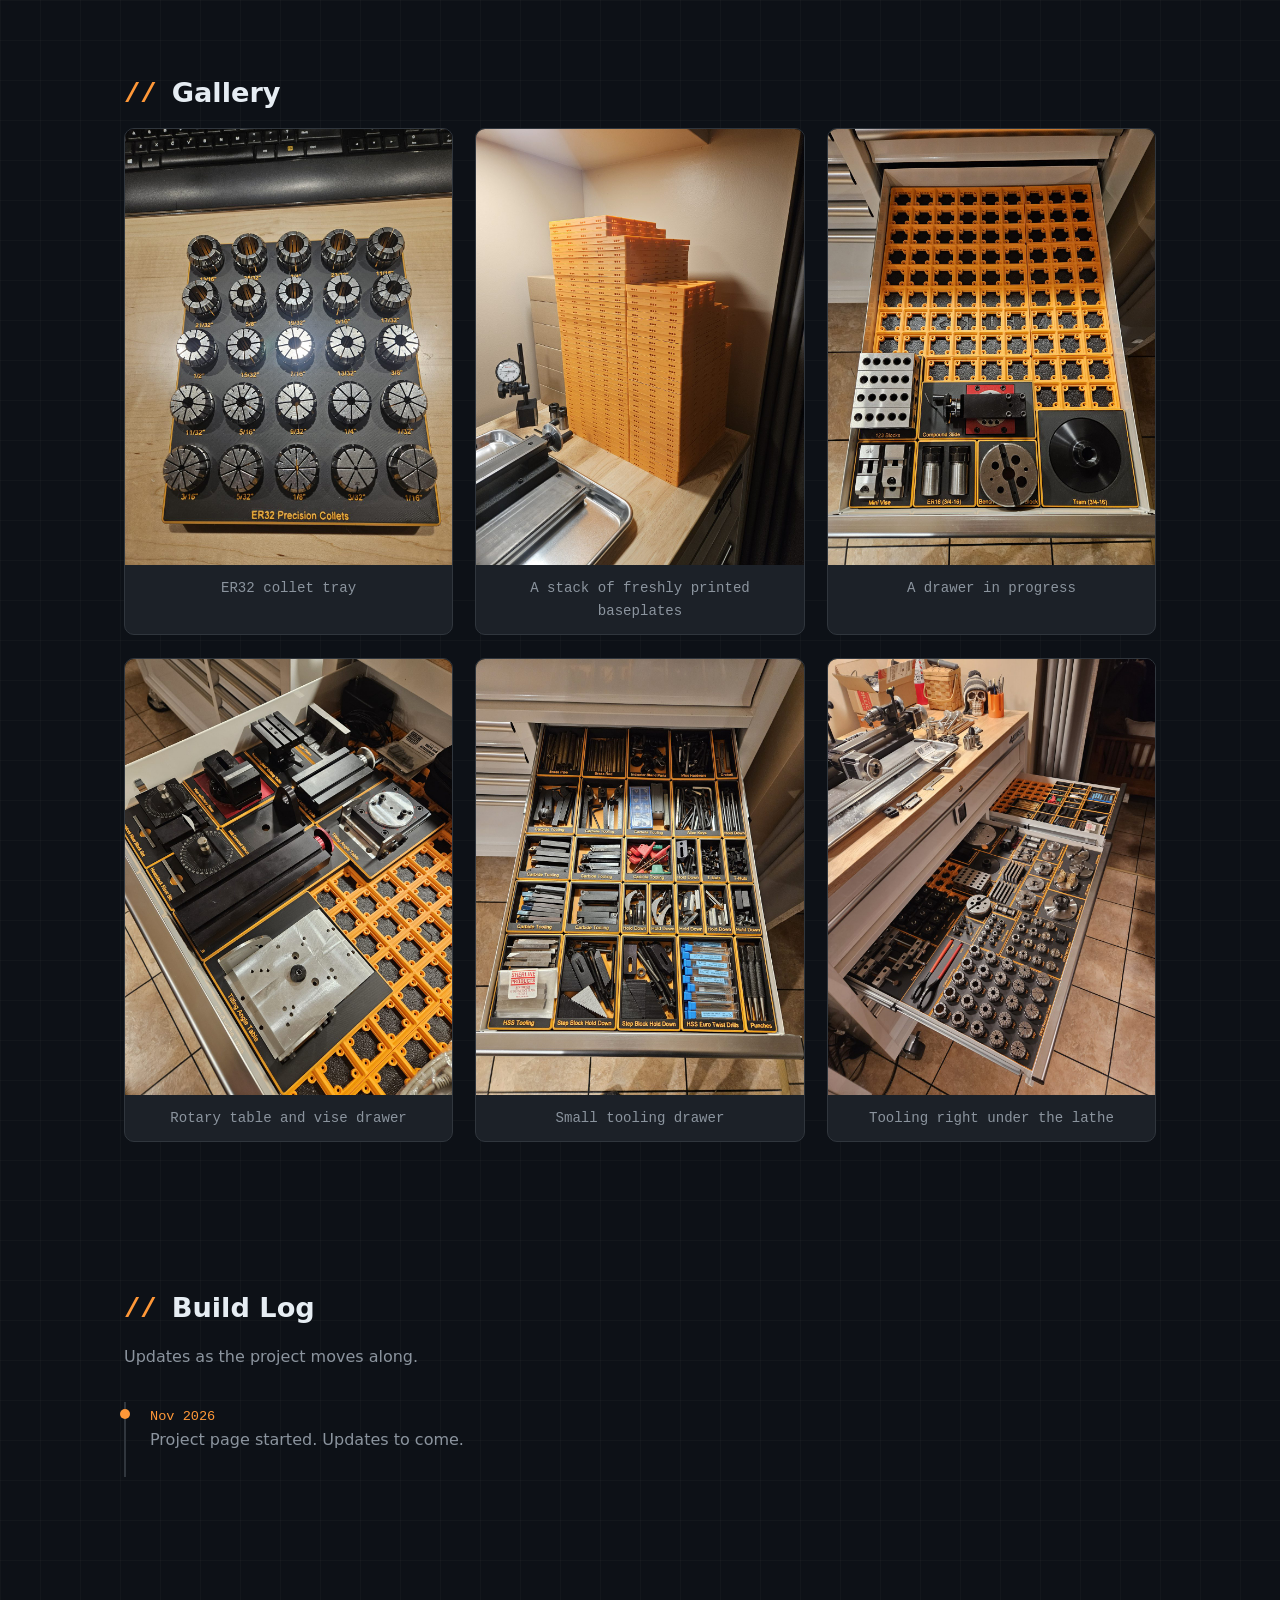
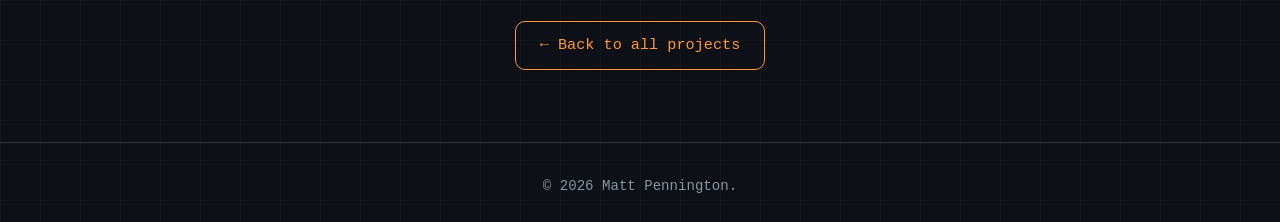
<file: gridfinity.html>
<!DOCTYPE html>
<html lang="en">
<head>
  <meta charset="UTF-8">
  <meta name="viewport" content="width=device-width, initial-scale=1.0">
  <title>Gridfinity — Matt Pennington</title>
  <meta name="description" content="Gridfinity storage bins.">
  <link rel="stylesheet" href="css/style.css">
  <link rel="icon" href="data:image/svg+xml,<svg xmlns='http://www.w3.org/2000/svg' viewBox='0 0 100 100'><text y='.9em' font-size='90'>⚡</text></svg>">
</head>
<body>

  <!-- ============ NAVIGATION ============ -->
  <header class="site-header">
    <nav class="nav container">
      <a href="index.html" class="nav-logo">mattpennington<span class="accent">.</span>net</a>
      <button class="nav-toggle" aria-label="Toggle menu" aria-expanded="false">
        <span></span><span></span><span></span>
      </button>
      <ul class="nav-links">
        <li><a href="index.html#about">About</a></li>
        <li><a href="index.html#projects">Projects</a></li>
        <li><a href="index.html#interests">Interests</a></li>
        <li><a href="index.html#contact">Contact</a></li>
      </ul>
    </nav>
  </header>

  <main id="top">

    <!-- ============ PROJECT HEADER ============ -->
    <section class="project-hero container">
      <a href="index.html#projects" class="back-link">← All projects</a>
      <p class="hero-eyebrow">// fabrication · 3d printing</p>
      <h1>Gridfinity</h1>
      <!-- EDIT ME: a one- or two-sentence summary -->
      <p class="hero-sub">
        Gridfinity storage bins.
      </p>
      <!-- EDIT ME: update tags to match the work involved -->
      <ul class="tag-list">
        <li>3D Printing</li><li>Gridfinity</li>
      </ul>
    </section>

    <!-- ============ HERO IMAGE ============ -->
    <section class="section container">
      <figure class="project-figure">
        <img src="images/gridfinity/drawer-overview.jpg" alt="An open toolbox drawer filled with orange and black Gridfinity bins holding collets, chucks, a rotary table plate and other mill tooling">
        <figcaption>A full drawer of mill tooling, organized in Gridfinity bins.</figcaption>
      </figure>
    </section>

    <!-- ============ OVERVIEW ============ -->
    <section class="section container">
      <h2><span class="prompt" aria-hidden="true">//</span> Overview</h2>
      <div class="about-grid">
        <div class="about-text">
          <!-- EDIT ME: what you're organizing, where the bins live, and how you designed them -->
          <p>
            Placeholder: what tooling the bins hold, where they live, and how
            they were designed.
          </p>
        </div>
        <ul class="about-facts">
          <!-- EDIT ME: fill these in -->
          <li><span class="fact-label">For</span>Sherline Mill and Lathe</li>
          <li><span class="fact-label">System</span>Gridfinity</li>
          <li><span class="fact-label">Status</span>Ongoing</li>
        </ul>
      </div>
    </section>

    <!-- ============ GALLERY ============ -->
    <section class="section container">
      <h2><span class="prompt" aria-hidden="true">//</span> Gallery</h2>
      <!-- EDIT ME: check the captions; add photos by dropping them in images/gridfinity/ and copying a <figure> block -->
      <div class="gallery">
        <figure class="project-figure">
          <img src="images/gridfinity/er32-collets.jpg" alt="A labeled black and orange Gridfinity tray holding a full set of ER32 collets" loading="lazy">
          <figcaption>ER32 collet tray</figcaption>
        </figure>
        <figure class="project-figure">
          <img src="images/gridfinity/printed-bins.jpg" alt="Tall stacks of orange 3D-printed Gridfinity baseplates on a workbench" loading="lazy">
          <figcaption>A stack of freshly printed baseplates</figcaption>
        </figure>
        <figure class="project-figure">
          <img src="images/gridfinity/drawer-in-progress.jpg" alt="A drawer partly filled with labeled bins for blocks, a vise and chucks, with empty orange grid above" loading="lazy">
          <figcaption>A drawer in progress</figcaption>
        </figure>
        <figure class="project-figure">
          <img src="images/gridfinity/rotary-table-drawer.jpg" alt="A deep drawer holding a rotary table, vises and an angle plate in custom Gridfinity holders" loading="lazy">
          <figcaption>Rotary table and vise drawer</figcaption>
        </figure>
        <figure class="project-figure">
          <img src="images/gridfinity/tooling-drawer.jpg" alt="A drawer divided into labeled bins for HSS tooling, drills, punches and hold-downs" loading="lazy">
          <figcaption>Small tooling drawer</figcaption>
        </figure>
        <figure class="project-figure">
          <img src="images/gridfinity/drawer-by-lathe.jpg" alt="A long drawer of Gridfinity bins open beneath the workbench, with the lathe on top" loading="lazy">
          <figcaption>Tooling right under the lathe</figcaption>
        </figure>
      </div>
    </section>

    <!-- ============ BUILD LOG ============ -->
    <section class="section container">
      <h2><span class="prompt" aria-hidden="true">//</span> Build Log</h2>
      <p class="section-sub">Updates as the project moves along.</p>
      <!-- EDIT ME: add a new <li> at the top of the list for each update -->
      <ol class="build-log">
        <li>
          <time datetime="2026-11">Nov 2026</time>
          <p>Project page started. Updates to come.</p>
        </li>
      </ol>
    </section>

    <section class="section container contact">
      <a href="index.html#projects" class="btn btn-ghost">← Back to all projects</a>
    </section>

  </main>

  <footer class="site-footer">
    <p>© <span id="year"></span> Matt Pennington.</p>
  </footer>

  <script src="js/main.js"></script>
</body>
</html>
</file>
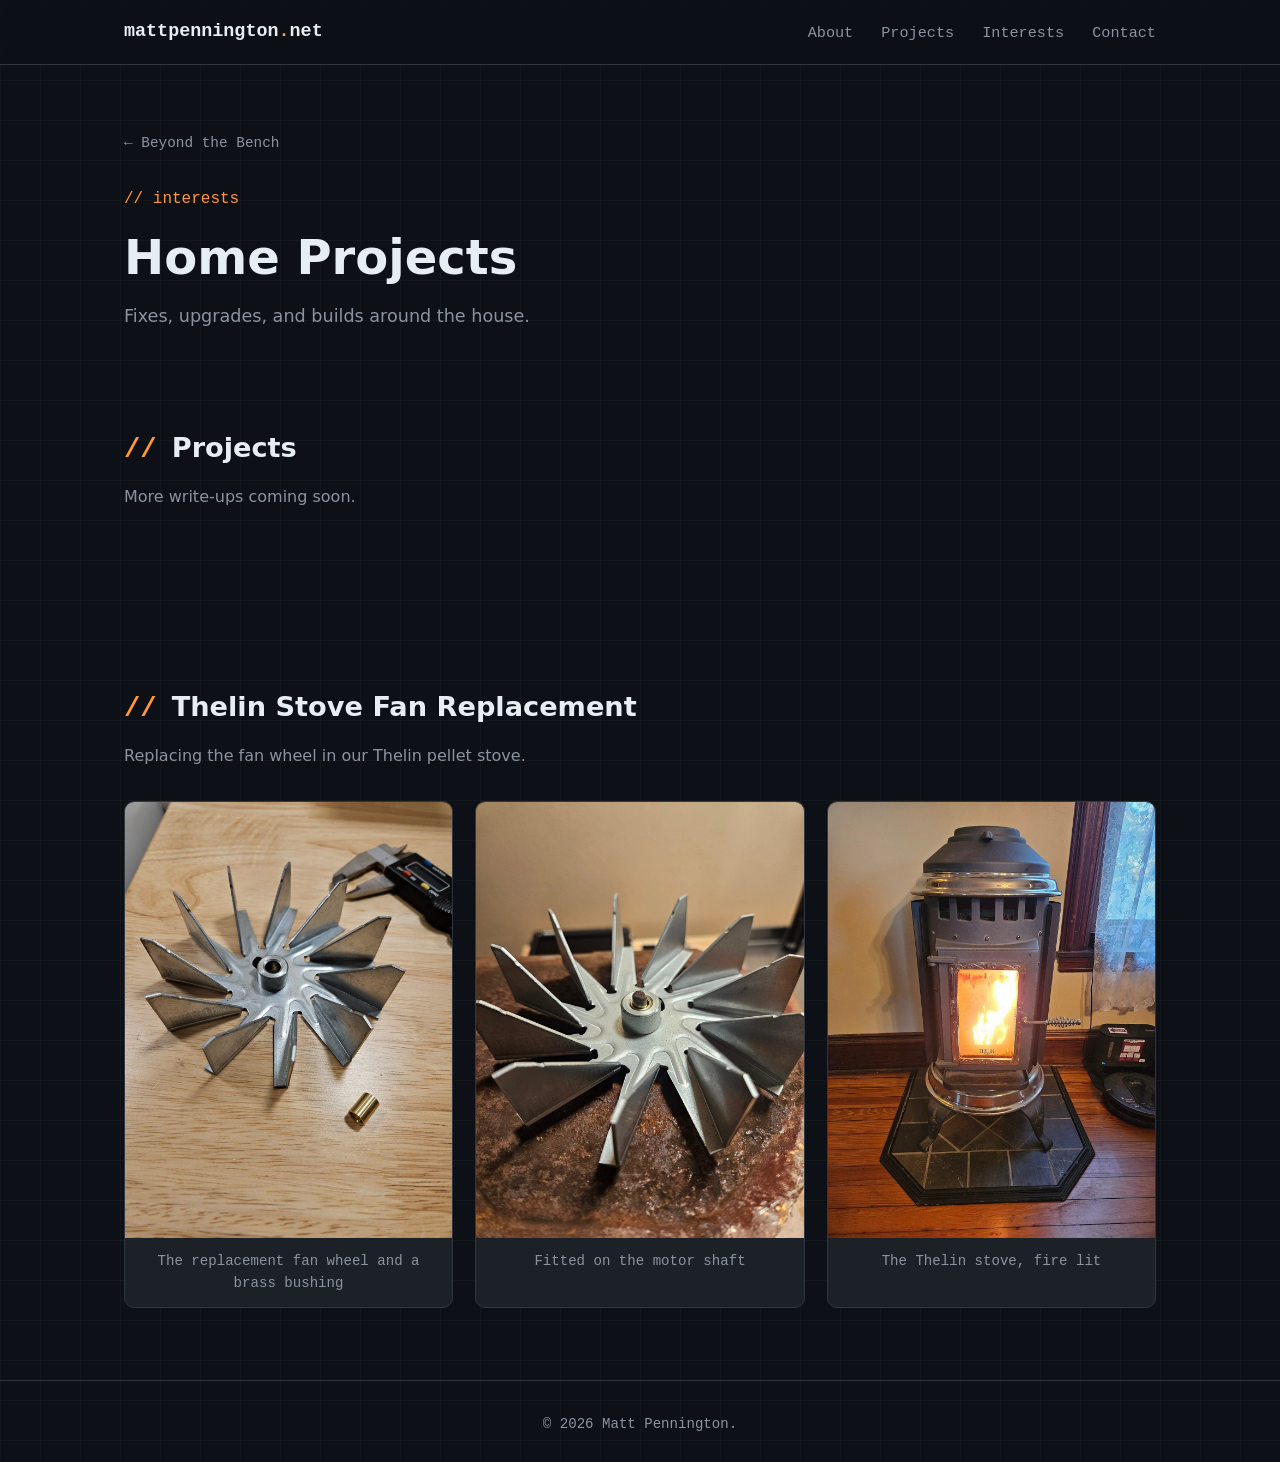
<file: home-projects.html>
<!DOCTYPE html>
<html lang="en">
<head>
  <meta charset="UTF-8">
  <meta name="viewport" content="width=device-width, initial-scale=1.0">
  <title>Home Projects — Matt Pennington</title>
  <meta name="description" content="Fixes, upgrades, and builds around the house.">
  <link rel="stylesheet" href="css/style.css">
  <link rel="icon" href="data:image/svg+xml,<svg xmlns='http://www.w3.org/2000/svg' viewBox='0 0 100 100'><text y='.9em' font-size='90'>⚡</text></svg>">
</head>
<body>

  <!-- ============ NAVIGATION ============ -->
  <header class="site-header">
    <nav class="nav container">
      <a href="index.html" class="nav-logo">mattpennington<span class="accent">.</span>net</a>
      <button class="nav-toggle" aria-label="Toggle menu" aria-expanded="false">
        <span></span><span></span><span></span>
      </button>
      <ul class="nav-links">
        <li><a href="index.html#about">About</a></li>
        <li><a href="index.html#projects">Projects</a></li>
        <li><a href="index.html#interests">Interests</a></li>
        <li><a href="index.html#contact">Contact</a></li>
      </ul>
    </nav>
  </header>

  <main id="top">

    <!-- ============ HEADER ============ -->
    <section class="project-hero container">
      <a href="index.html#interests" class="back-link">← Beyond the Bench</a>
      <p class="hero-eyebrow">// interests</p>
      <h1>Home Projects</h1>
      <!-- EDIT ME: a short intro to your home projects -->
      <p class="hero-sub">
        Fixes, upgrades, and builds around the house.
      </p>
    </section>

    <!-- ============ PROJECTS ============ -->
    <section class="section container">
      <h2><span class="prompt" aria-hidden="true">//</span> Projects</h2>
      <p class="section-sub">More write-ups coming soon.</p>
      <!-- EDIT ME: add a project-card per home project (copy one from index.html) -->
      <div class="project-grid"></div>
    </section>

    <!-- ============ THELIN FAN REPLACEMENT ============ -->
    <section class="section container" id="thelin-fan">
      <h2><span class="prompt" aria-hidden="true">//</span> Thelin Stove Fan Replacement</h2>
      <!-- EDIT ME: what went wrong with the old fan, and how you fitted the new
           one (what the brass bushing is for, measurements, part numbers) -->
      <p class="section-sub">
        Replacing the fan wheel in our Thelin pellet stove.
      </p>
      <div class="gallery">
        <figure class="project-figure">
          <img src="images/home/thelin-fan-wheel.jpg" alt="A new stamped-steel fan wheel on a workbench next to a small brass bushing and a digital caliper" loading="lazy">
          <figcaption>The replacement fan wheel and a brass bushing</figcaption>
        </figure>
        <figure class="project-figure">
          <img src="images/home/thelin-fan-installed.jpg" alt="The new fan wheel fitted onto the motor shaft" loading="lazy">
          <figcaption>Fitted on the motor shaft</figcaption>
        </figure>
        <figure class="project-figure">
          <img src="images/home/thelin-stove.jpg" alt="The Thelin pellet stove on its tiled hearth pad with a fire burning behind the glass door" loading="lazy">
          <figcaption>The Thelin stove, fire lit</figcaption>
        </figure>
      </div>
    </section>

  </main>

  <footer class="site-footer">
    <p>© <span id="year"></span> Matt Pennington.</p>
  </footer>

  <script src="js/main.js"></script>
</body>
</html>
</file>
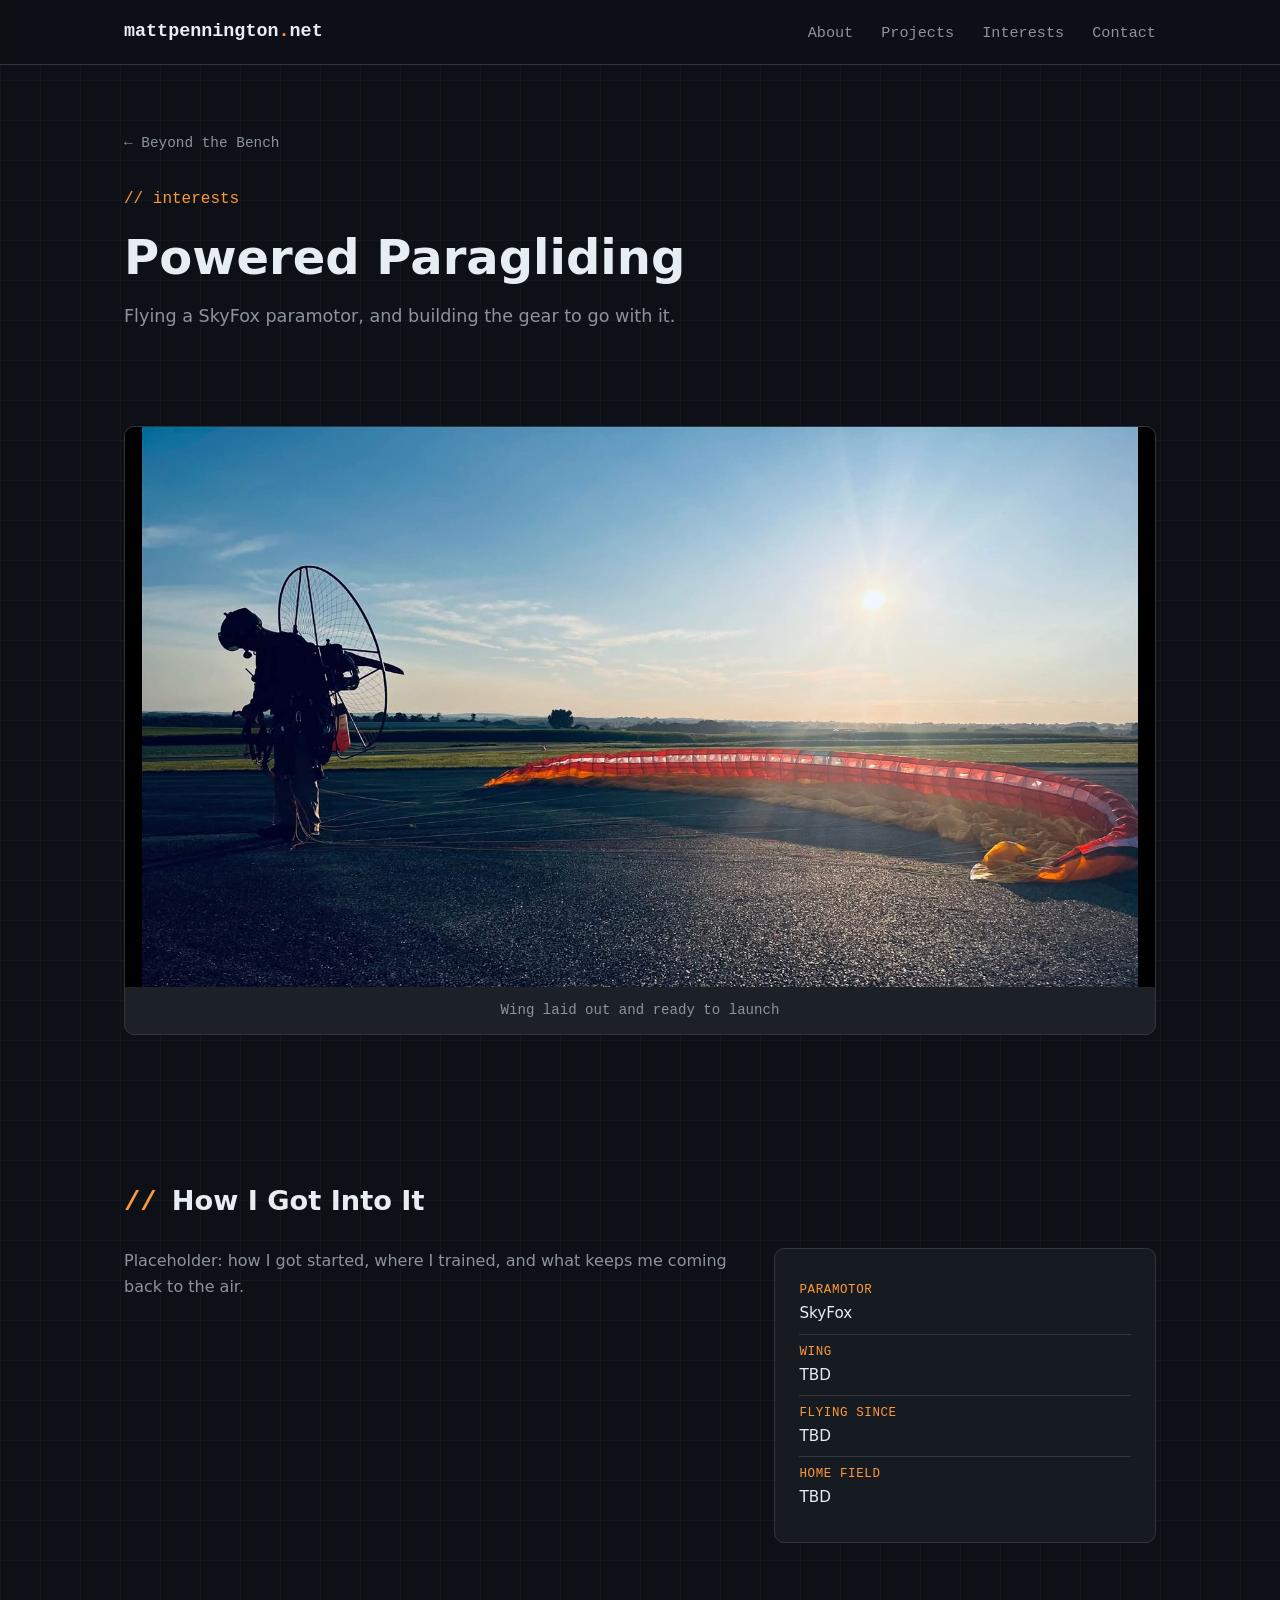
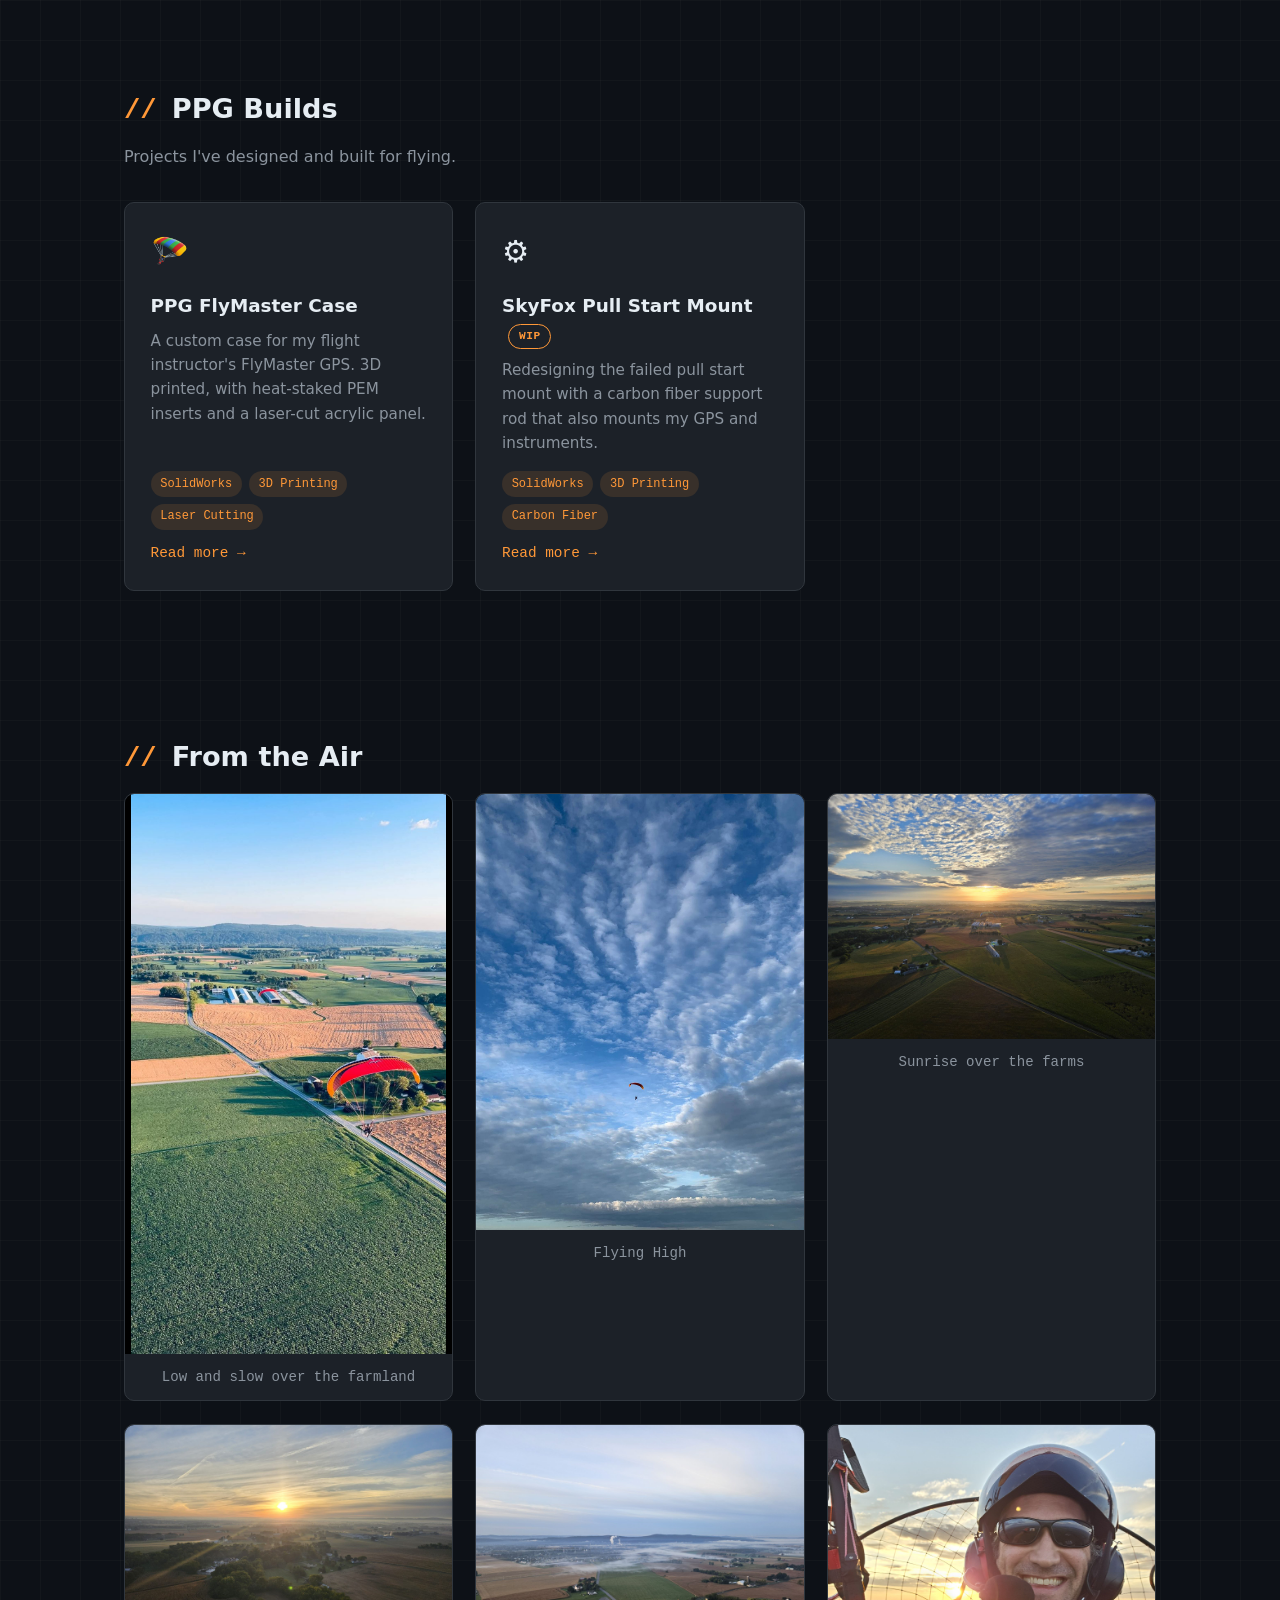
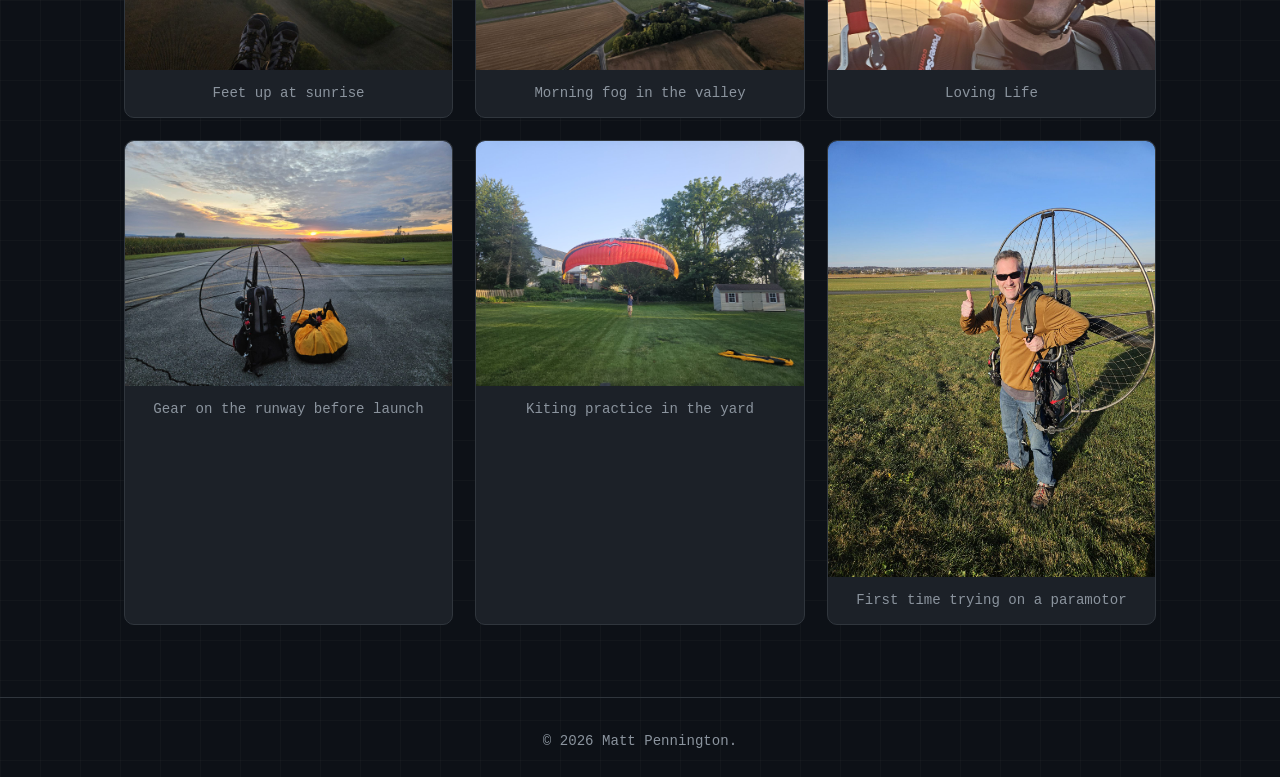
<file: paragliding.html>
<!DOCTYPE html>
<html lang="en">
<head>
  <meta charset="UTF-8">
  <meta name="viewport" content="width=device-width, initial-scale=1.0">
  <title>Powered Paragliding — Matt Pennington</title>
  <meta name="description" content="Flying a SkyFox paramotor, and the gear I've built for it.">
  <link rel="stylesheet" href="css/style.css">
  <link rel="icon" href="data:image/svg+xml,<svg xmlns='http://www.w3.org/2000/svg' viewBox='0 0 100 100'><text y='.9em' font-size='90'>⚡</text></svg>">
</head>
<body>

  <!-- ============ NAVIGATION ============ -->
  <header class="site-header">
    <nav class="nav container">
      <a href="index.html" class="nav-logo">mattpennington<span class="accent">.</span>net</a>
      <button class="nav-toggle" aria-label="Toggle menu" aria-expanded="false">
        <span></span><span></span><span></span>
      </button>
      <ul class="nav-links">
        <li><a href="index.html#about">About</a></li>
        <li><a href="index.html#projects">Projects</a></li>
        <li><a href="index.html#interests">Interests</a></li>
        <li><a href="index.html#contact">Contact</a></li>
      </ul>
    </nav>
  </header>

  <main id="top">

    <!-- ============ HEADER ============ -->
    <section class="project-hero container">
      <a href="index.html#interests" class="back-link">← Beyond the Bench</a>
      <p class="hero-eyebrow">// interests</p>
      <h1>Powered Paragliding</h1>
      <!-- EDIT ME: a short intro to flying PPG -->
      <p class="hero-sub">
        Flying a SkyFox paramotor, and building the gear to go with it.
      </p>
    </section>

    <!-- ============ HERO IMAGE ============ -->
    <section class="section container">
      <figure class="project-figure">
        <img src="images/paragliding/wing-layout-sunrise.jpg" alt="A pilot silhouetted with a paramotor on their back, checking lines beside a red wing laid out on a runway in low sun">
        <figcaption>Wing laid out and ready to launch</figcaption>
      </figure>
    </section>

    <!-- ============ ABOUT ============ -->
    <section class="section container">
      <h2><span class="prompt" aria-hidden="true">//</span> How I Got Into It</h2>
      <div class="about-grid">
        <div class="about-text">
          <!-- EDIT ME: your story — how you started, training, favorite flights -->
          <p>
            Placeholder: how I got started, where I trained, and what keeps
            me coming back to the air.
          </p>
        </div>
        <ul class="about-facts">
          <!-- EDIT ME: fill in your setup -->
          <li><span class="fact-label">Paramotor</span>SkyFox</li>
          <li><span class="fact-label">Wing</span>TBD</li>
          <li><span class="fact-label">Flying since</span>TBD</li>
          <li><span class="fact-label">Home field</span>TBD</li>
        </ul>
      </div>
    </section>

    <!-- ============ PPG PROJECTS ============ -->
    <section class="section container">
      <h2><span class="prompt" aria-hidden="true">//</span> PPG Builds</h2>
      <p class="section-sub">Projects I've designed and built for flying.</p>
      <div class="project-grid">
        <article class="project-card">
          <div class="card-icon">🪂</div>
          <h3>PPG FlyMaster Case</h3>
          <p>A custom case for my flight instructor's FlyMaster GPS. 3D printed, with heat-staked PEM inserts and a laser-cut acrylic panel.</p>
          <ul class="tag-list"><li>SolidWorks</li><li>3D Printing</li><li>Laser Cutting</li></ul>
          <a class="card-link" href="flymaster-case.html">Read more →</a>
        </article>
        <article class="project-card">
          <div class="card-icon">⚙️</div>
          <h3>SkyFox Pull Start Mount <span class="wip-badge">WIP</span></h3>
          <p>Redesigning the failed pull start mount with a carbon fiber support rod that also mounts my GPS and instruments.</p>
          <ul class="tag-list"><li>SolidWorks</li><li>3D Printing</li><li>Carbon Fiber</li></ul>
          <a class="card-link" href="pull-start-mount.html">Read more →</a>
        </article>
      </div>
    </section>

    <!-- ============ GALLERY ============ -->
    <section class="section container">
      <h2><span class="prompt" aria-hidden="true">//</span> From the Air</h2>
      <!-- EDIT ME: check the captions; add more photos by dropping them in
           images/paragliding/ and copying a <figure> block -->
      <div class="gallery">
        <figure class="project-figure">
          <img src="images/paragliding/over-farmland.jpg" alt="A paramotor pilot under a red and orange wing flying low over green and golden farm fields, with wooded hills on the horizon" loading="lazy">
          <figcaption>Low and slow over the farmland</figcaption>
        </figure>
        <figure class="project-figure">
          <img src="images/paragliding/under-the-clouds.jpg" alt="A small red paramotor wing against a sky full of rippled white clouds" loading="lazy">
          <figcaption>Flying High</figcaption>
        </figure>
        <figure class="project-figure">
          <img src="images/paragliding/sunrise-over-farms.jpg" alt="Aerial view at sunrise over a patchwork of farm fields under a sky of rippled clouds" loading="lazy">
          <figcaption>Sunrise over the farms</figcaption>
        </figure>
        <figure class="project-figure">
          <img src="images/paragliding/feet-up-sunrise.jpg" alt="A pilot's boots hanging over fields and tree lines with the sun rising low on the horizon" loading="lazy">
          <figcaption>Feet up at sunrise</figcaption>
        </figure>
        <figure class="project-figure">
          <img src="images/paragliding/morning-fog.jpg" alt="Aerial view of fields and farms with morning fog lying in the valley beyond" loading="lazy">
          <figcaption>Morning fog in the valley</figcaption>
        </figure>
        <figure class="project-figure">
          <img src="images/paragliding/selfie-in-flight.jpg" alt="A smiling pilot in a helmet, headset and sunglasses taking a selfie in flight with the paramotor cage behind" loading="lazy">
          <figcaption>Loving Life</figcaption>
        </figure>
        <figure class="project-figure">
          <img src="images/paragliding/runway-sunrise.jpg" alt="A paramotor and a packed yellow wing bag on a runway at sunrise" loading="lazy">
          <figcaption>Gear on the runway before launch</figcaption>
        </figure>
        <figure class="project-figure">
          <img src="images/paragliding/kiting-backyard.jpg" alt="An orange wing overhead while kiting in a grassy yard surrounded by trees" loading="lazy">
          <figcaption>Kiting practice in the yard</figcaption>
        </figure>
        <figure class="project-figure">
          <img src="images/paragliding/ready-to-fly.jpg" alt="Giving a thumbs up while trying on a paramotor for the first time on a grass airfield" loading="lazy">
          <figcaption>First time trying on a paramotor</figcaption>
        </figure>
      </div>
    </section>

  </main>

  <footer class="site-footer">
    <p>© <span id="year"></span> Matt Pennington.</p>
  </footer>

  <script src="js/main.js"></script>
</body>
</html>
</file>
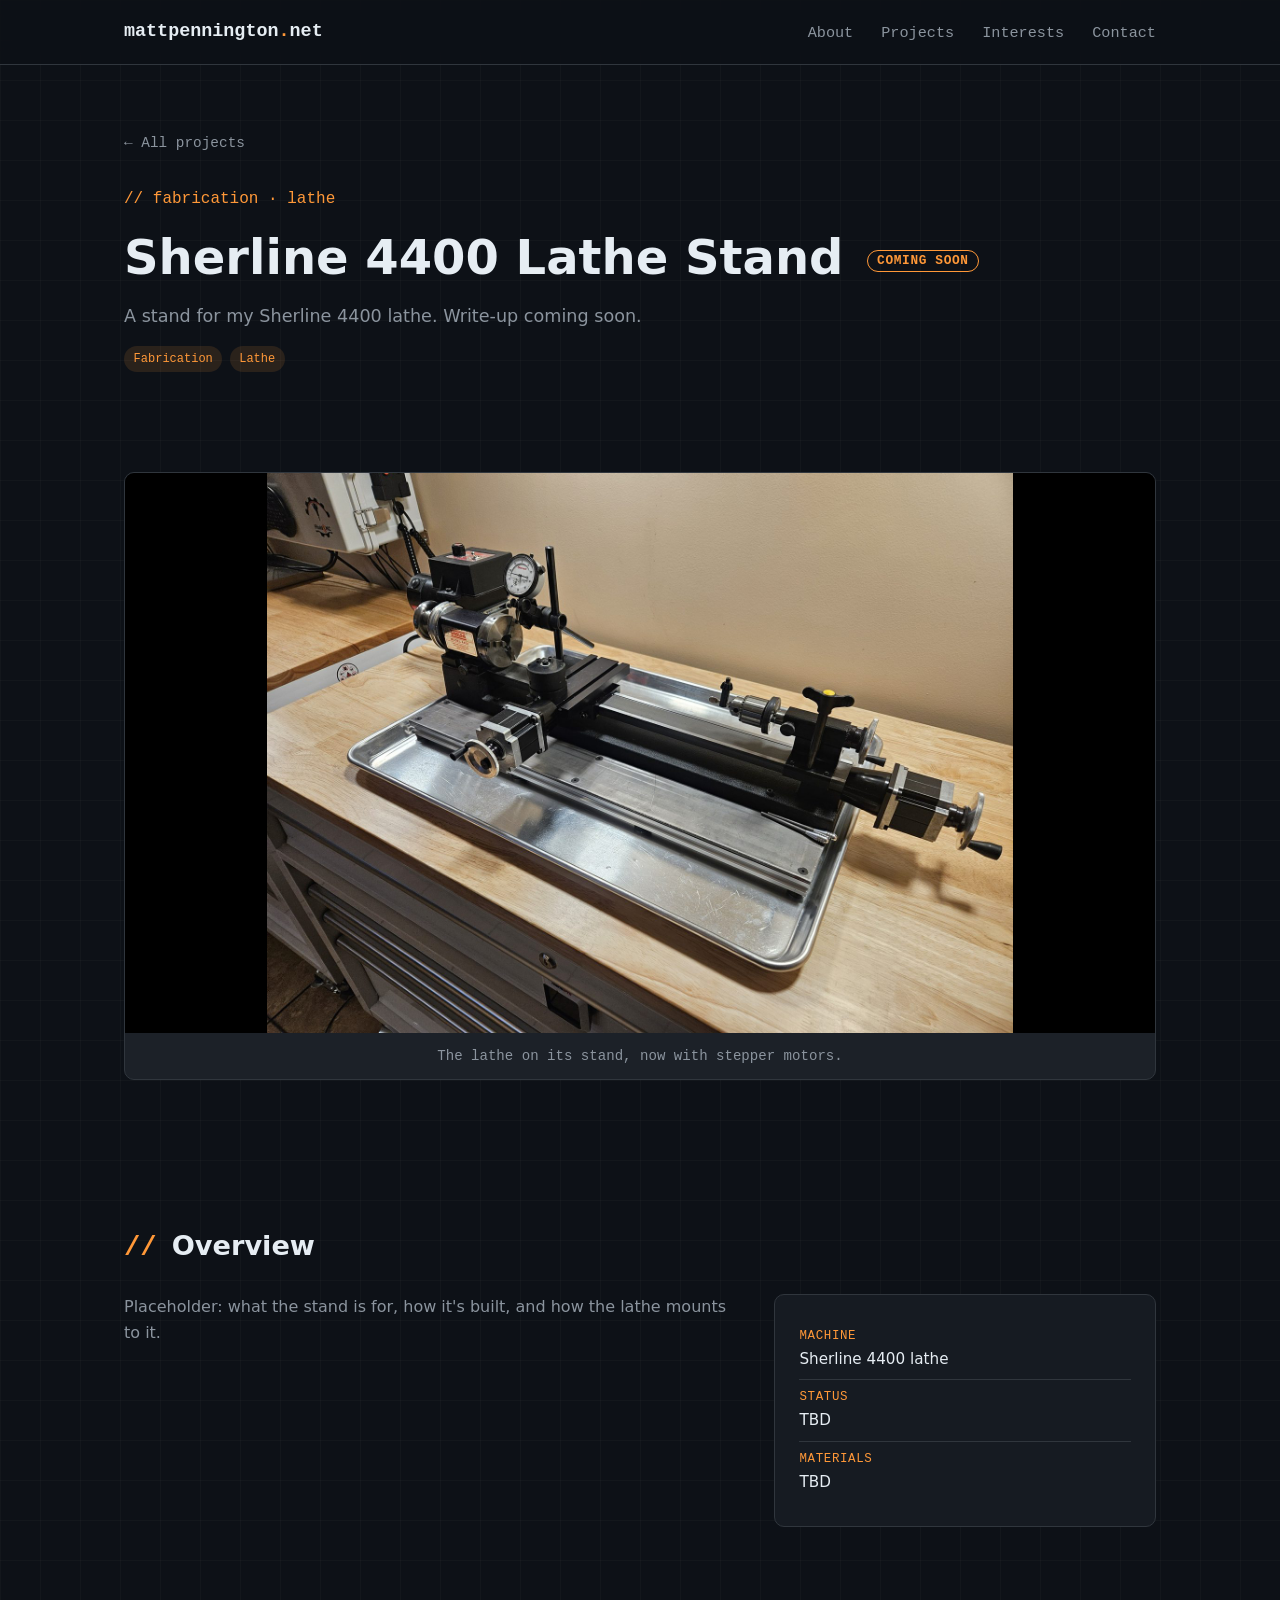
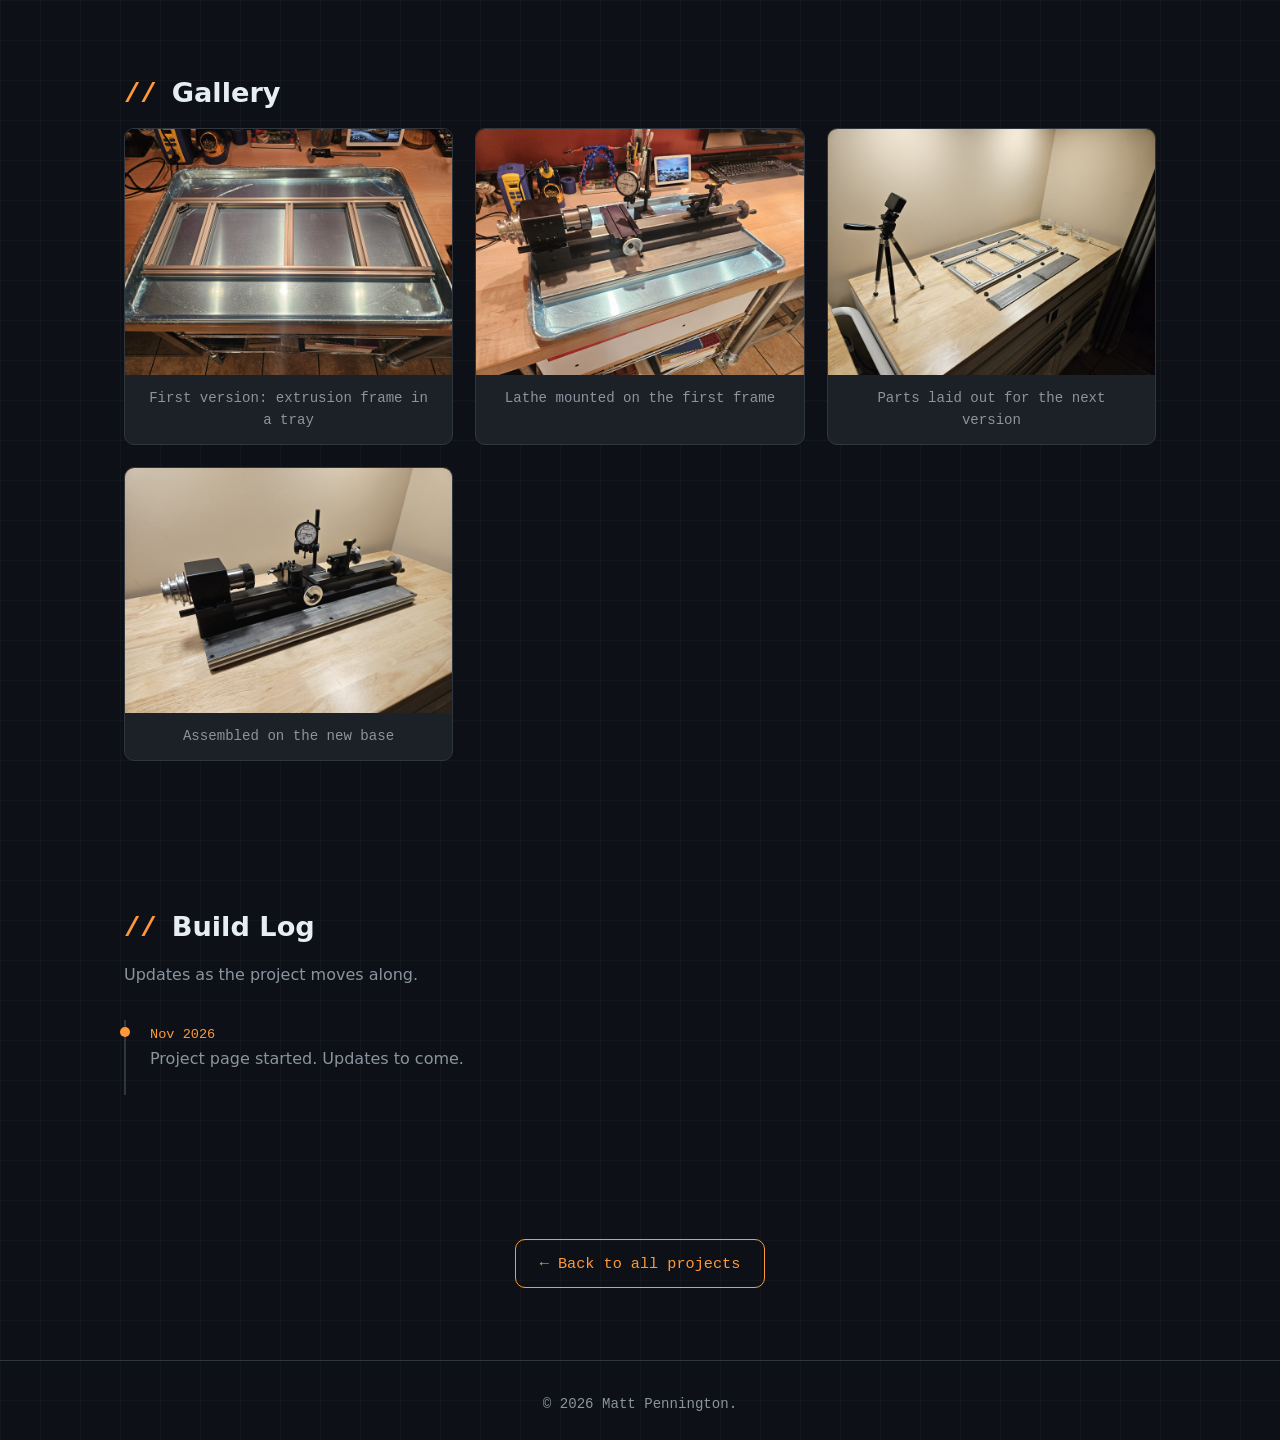
<file: sherline-lathe-stand.html>
<!DOCTYPE html>
<html lang="en">
<head>
  <meta charset="UTF-8">
  <meta name="viewport" content="width=device-width, initial-scale=1.0">
  <title>Sherline 4400 Lathe Stand — Matt Pennington</title>
  <meta name="description" content="A stand for my Sherline 4400 lathe.">
  <link rel="stylesheet" href="css/style.css">
  <link rel="icon" href="data:image/svg+xml,<svg xmlns='http://www.w3.org/2000/svg' viewBox='0 0 100 100'><text y='.9em' font-size='90'>⚡</text></svg>">
</head>
<body>

  <!-- ============ NAVIGATION ============ -->
  <header class="site-header">
    <nav class="nav container">
      <a href="index.html" class="nav-logo">mattpennington<span class="accent">.</span>net</a>
      <button class="nav-toggle" aria-label="Toggle menu" aria-expanded="false">
        <span></span><span></span><span></span>
      </button>
      <ul class="nav-links">
        <li><a href="index.html#about">About</a></li>
        <li><a href="index.html#projects">Projects</a></li>
        <li><a href="index.html#interests">Interests</a></li>
        <li><a href="index.html#contact">Contact</a></li>
      </ul>
    </nav>
  </header>

  <main id="top">

    <!-- ============ PROJECT HEADER ============ -->
    <section class="project-hero container">
      <a href="index.html#projects" class="back-link">← All projects</a>
      <p class="hero-eyebrow">// fabrication · lathe</p>
      <h1>Sherline 4400 Lathe Stand <span class="wip-badge">Coming soon</span></h1>
      <!-- EDIT ME: a one- or two-sentence summary -->
      <p class="hero-sub">
        A stand for my Sherline 4400 lathe. Write-up coming soon.
      </p>
      <!-- EDIT ME: update tags to match the work involved -->
      <ul class="tag-list">
        <li>Fabrication</li><li>Lathe</li>
      </ul>
    </section>

    <!-- ============ HERO IMAGE ============ -->
    <section class="section container">
      <figure class="project-figure">
        <img src="images/sherline/lathe-stand-cnc.jpg" alt="The Sherline lathe with stepper motors fitted, on its stand inside a stainless tray on a butcher-block bench">
        <figcaption>The lathe on its stand, now with stepper motors.</figcaption>
      </figure>
    </section>

    <!-- ============ OVERVIEW ============ -->
    <section class="section container">
      <h2><span class="prompt" aria-hidden="true">//</span> Overview</h2>
      <div class="about-grid">
        <div class="about-text">
          <!-- EDIT ME: what the stand needs to do and how it's built -->
          <p>
            Placeholder: what the stand is for, how it's built, and how the
            lathe mounts to it.
          </p>
        </div>
        <ul class="about-facts">
          <!-- EDIT ME: fill these in -->
          <li><span class="fact-label">Machine</span>Sherline 4400 lathe</li>
          <li><span class="fact-label">Status</span>TBD</li>
          <li><span class="fact-label">Materials</span>TBD</li>
        </ul>
      </div>
    </section>

    <!-- ============ GALLERY ============ -->
    <section class="section container">
      <h2><span class="prompt" aria-hidden="true">//</span> Gallery</h2>
      <!-- EDIT ME: check the captions; add photos by dropping them in images/sherline/ and copying a <figure> block -->
      <div class="gallery">
        <figure class="project-figure">
          <img src="images/sherline/lathe-frame-tray.jpg" alt="An aluminum extrusion frame sitting in a stainless tray on the bench" loading="lazy">
          <figcaption>First version: extrusion frame in a tray</figcaption>
        </figure>
        <figure class="project-figure">
          <img src="images/sherline/lathe-on-frame.jpg" alt="The lathe mounted on the extrusion frame in the tray, with a dial indicator on the bed" loading="lazy">
          <figcaption>Lathe mounted on the first frame</figcaption>
        </figure>
        <figure class="project-figure">
          <img src="images/sherline/lathe-stand-parts.jpg" alt="Extrusion frame parts and plates laid out on a bench next to a camera tripod" loading="lazy">
          <figcaption>Parts laid out for the next version</figcaption>
        </figure>
        <figure class="project-figure">
          <img src="images/sherline/lathe-stand-assembled.jpg" alt="The lathe on its finished low-profile base with a dial indicator on the cross slide" loading="lazy">
          <figcaption>Assembled on the new base</figcaption>
        </figure>
      </div>
    </section>

    <!-- ============ BUILD LOG ============ -->
    <section class="section container">
      <h2><span class="prompt" aria-hidden="true">//</span> Build Log</h2>
      <p class="section-sub">Updates as the project moves along.</p>
      <!-- EDIT ME: add a new <li> at the top of the list for each update -->
      <ol class="build-log">
        <li>
          <time datetime="2026-11">Nov 2026</time>
          <p>Project page started. Updates to come.</p>
        </li>
      </ol>
    </section>

    <section class="section container contact">
      <a href="index.html#projects" class="btn btn-ghost">← Back to all projects</a>
    </section>

  </main>

  <footer class="site-footer">
    <p>© <span id="year"></span> Matt Pennington.</p>
  </footer>

  <script src="js/main.js"></script>
</body>
</html>
</file>
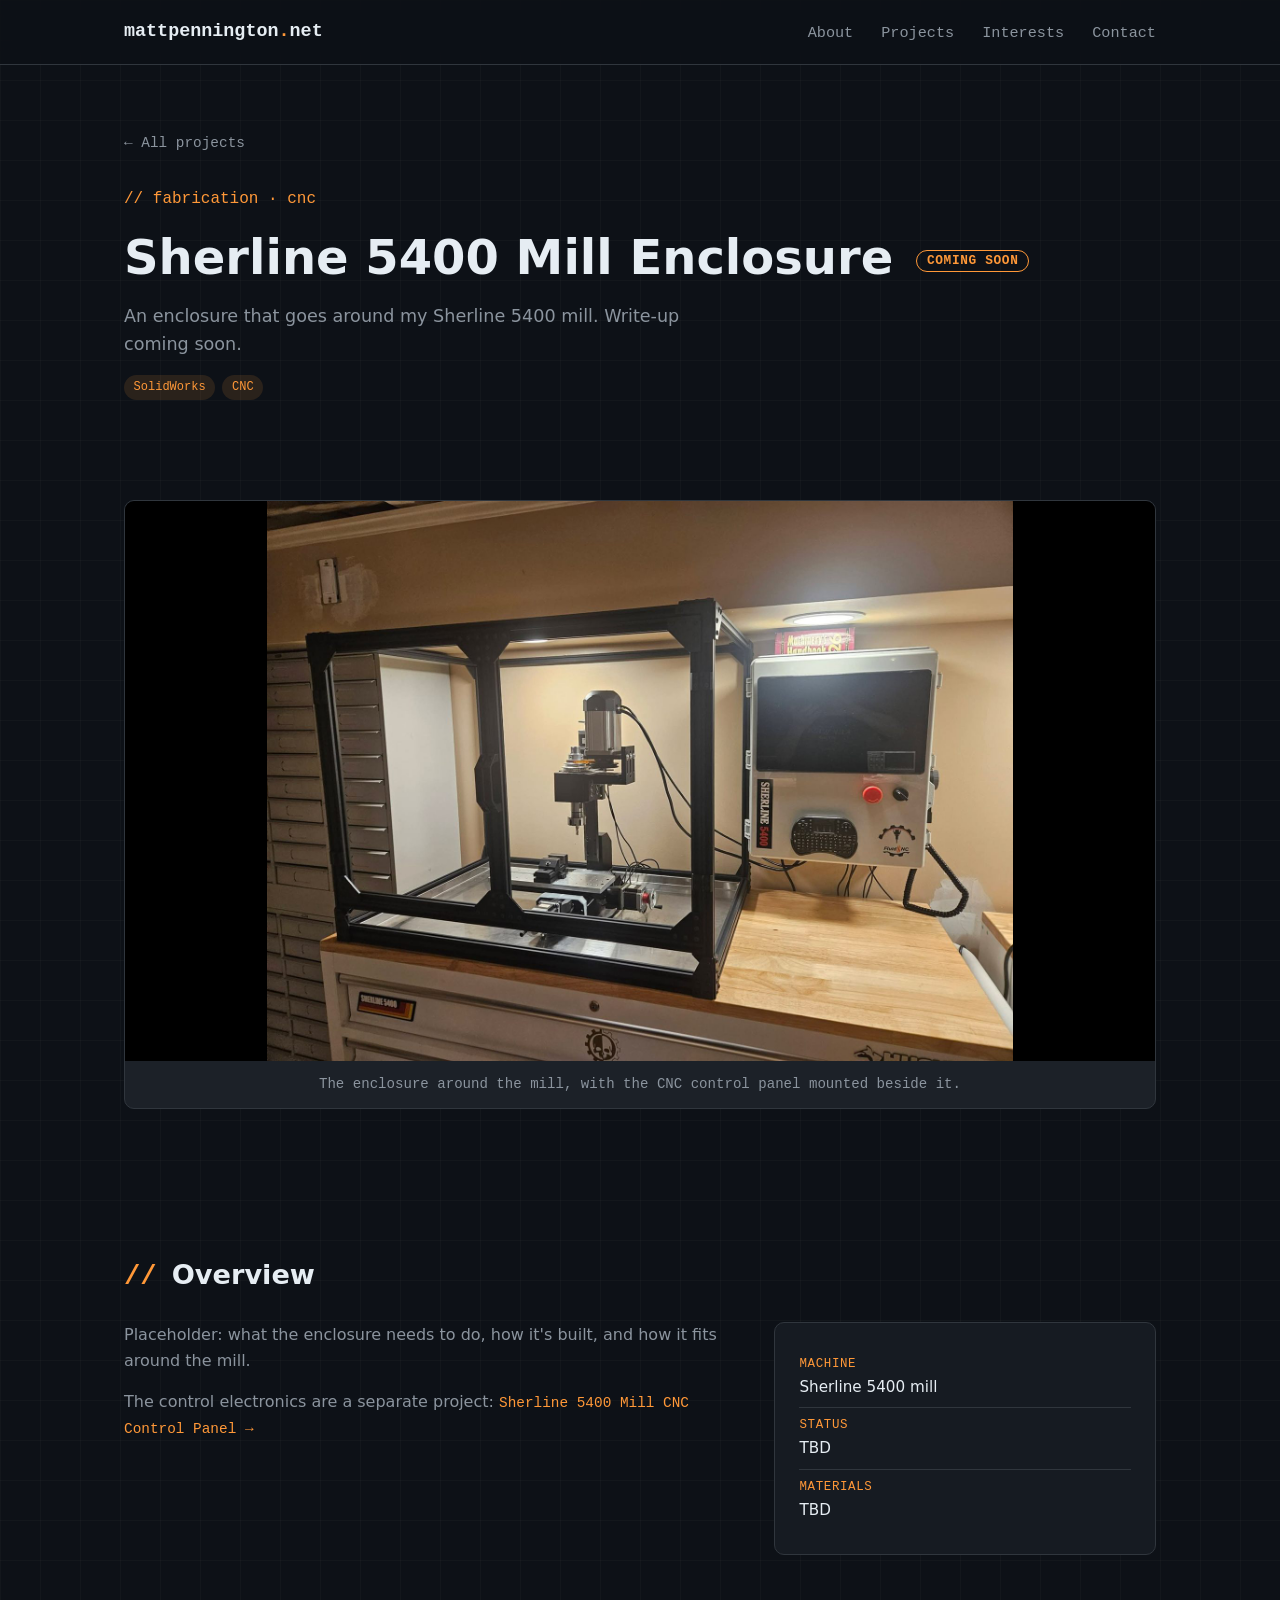
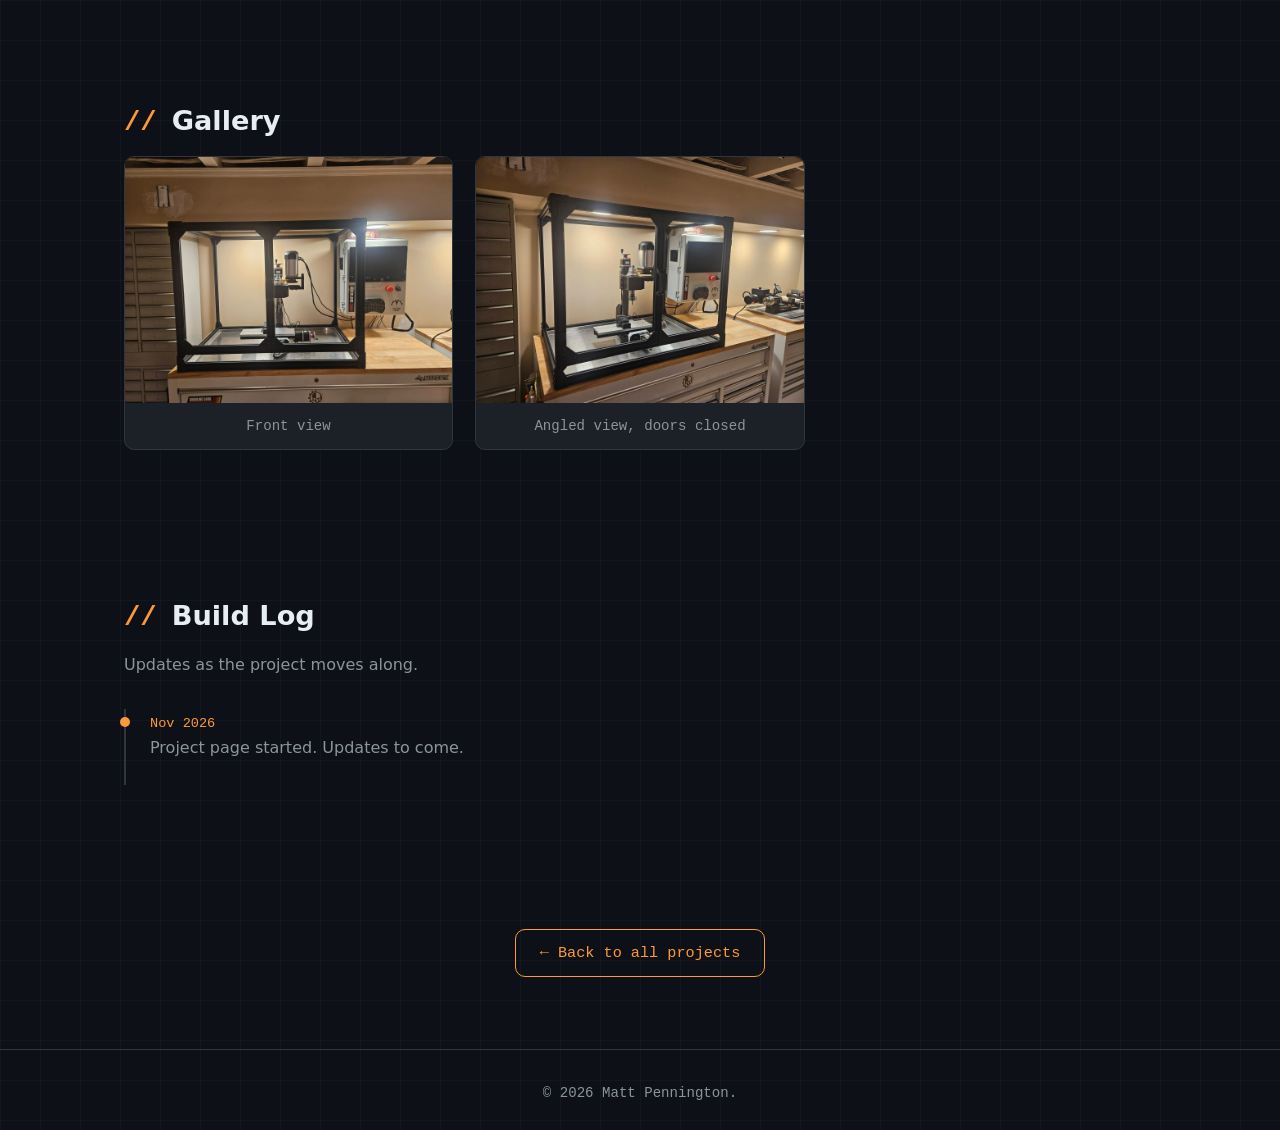
<file: sherline-mill-enclosure.html>
<!DOCTYPE html>
<html lang="en">
<head>
  <meta charset="UTF-8">
  <meta name="viewport" content="width=device-width, initial-scale=1.0">
  <title>Sherline 5400 Mill Enclosure — Matt Pennington</title>
  <meta name="description" content="An enclosure that goes around my Sherline 5400 mill.">
  <link rel="stylesheet" href="css/style.css">
  <link rel="icon" href="data:image/svg+xml,<svg xmlns='http://www.w3.org/2000/svg' viewBox='0 0 100 100'><text y='.9em' font-size='90'>⚡</text></svg>">
</head>
<body>

  <!-- ============ NAVIGATION ============ -->
  <header class="site-header">
    <nav class="nav container">
      <a href="index.html" class="nav-logo">mattpennington<span class="accent">.</span>net</a>
      <button class="nav-toggle" aria-label="Toggle menu" aria-expanded="false">
        <span></span><span></span><span></span>
      </button>
      <ul class="nav-links">
        <li><a href="index.html#about">About</a></li>
        <li><a href="index.html#projects">Projects</a></li>
        <li><a href="index.html#interests">Interests</a></li>
        <li><a href="index.html#contact">Contact</a></li>
      </ul>
    </nav>
  </header>

  <main id="top">

    <!-- ============ PROJECT HEADER ============ -->
    <section class="project-hero container">
      <a href="index.html#projects" class="back-link">← All projects</a>
      <p class="hero-eyebrow">// fabrication · cnc</p>
      <h1>Sherline 5400 Mill Enclosure <span class="wip-badge">Coming soon</span></h1>
      <!-- EDIT ME: a one- or two-sentence summary -->
      <p class="hero-sub">
        An enclosure that goes around my Sherline 5400 mill. Write-up coming soon.
      </p>
      <!-- EDIT ME: update tags to match the work involved -->
      <ul class="tag-list">
        <li>SolidWorks</li><li>CNC</li>
      </ul>
    </section>

    <!-- ============ HERO IMAGE ============ -->
    <section class="section container">
      <figure class="project-figure">
        <img src="images/sherline/enclosure-front-angle.jpg" alt="The Sherline 5400 mill inside a black aluminum-extrusion enclosure with clear panels, on a butcher-block bench next to the CNC control panel">
        <figcaption>The enclosure around the mill, with the CNC control panel mounted beside it.</figcaption>
      </figure>
    </section>

    <!-- ============ OVERVIEW ============ -->
    <section class="section container">
      <h2><span class="prompt" aria-hidden="true">//</span> Overview</h2>
      <div class="about-grid">
        <div class="about-text">
          <!-- EDIT ME: what the enclosure is for (chips, coolant, noise, dust?) and how it's built -->
          <p>
            Placeholder: what the enclosure needs to do, how it's built, and
            how it fits around the mill.
          </p>
          <p>
            The control electronics are a separate project:
            <a class="card-link" href="sherline-mill.html">Sherline 5400 Mill CNC Control Panel →</a>
          </p>
        </div>
        <ul class="about-facts">
          <!-- EDIT ME: fill these in -->
          <li><span class="fact-label">Machine</span>Sherline 5400 mill</li>
          <li><span class="fact-label">Status</span>TBD</li>
          <li><span class="fact-label">Materials</span>TBD</li>
        </ul>
      </div>
    </section>

    <!-- ============ GALLERY ============ -->
    <section class="section container">
      <h2><span class="prompt" aria-hidden="true">//</span> Gallery</h2>
      <!-- EDIT ME: check the captions -->
      <div class="gallery">
        <figure class="project-figure">
          <img src="images/sherline/enclosure-front.jpg" alt="Front view of the mill enclosure: a black extrusion frame with corner gussets around the mill on a stainless tray" loading="lazy">
          <figcaption>Front view</figcaption>
        </figure>
        <figure class="project-figure">
          <img src="images/sherline/enclosure-side.jpg" alt="Angled view of the mill enclosure showing its center door handles and the control panel to the right" loading="lazy">
          <figcaption>Angled view, doors closed</figcaption>
        </figure>      </div>
    </section>

    <!-- ============ BUILD LOG ============ -->
    <section class="section container">
      <h2><span class="prompt" aria-hidden="true">//</span> Build Log</h2>
      <p class="section-sub">Updates as the project moves along.</p>
      <!-- EDIT ME: add a new <li> at the top of the list for each update -->
      <ol class="build-log">
        <li>
          <time datetime="2026-11">Nov 2026</time>
          <p>Project page started. Updates to come.</p>
        </li>
      </ol>
    </section>

    <section class="section container contact">
      <a href="index.html#projects" class="btn btn-ghost">← Back to all projects</a>
    </section>

  </main>

  <footer class="site-footer">
    <p>© <span id="year"></span> Matt Pennington.</p>
  </footer>

  <script src="js/main.js"></script>
</body>
</html>
</file>
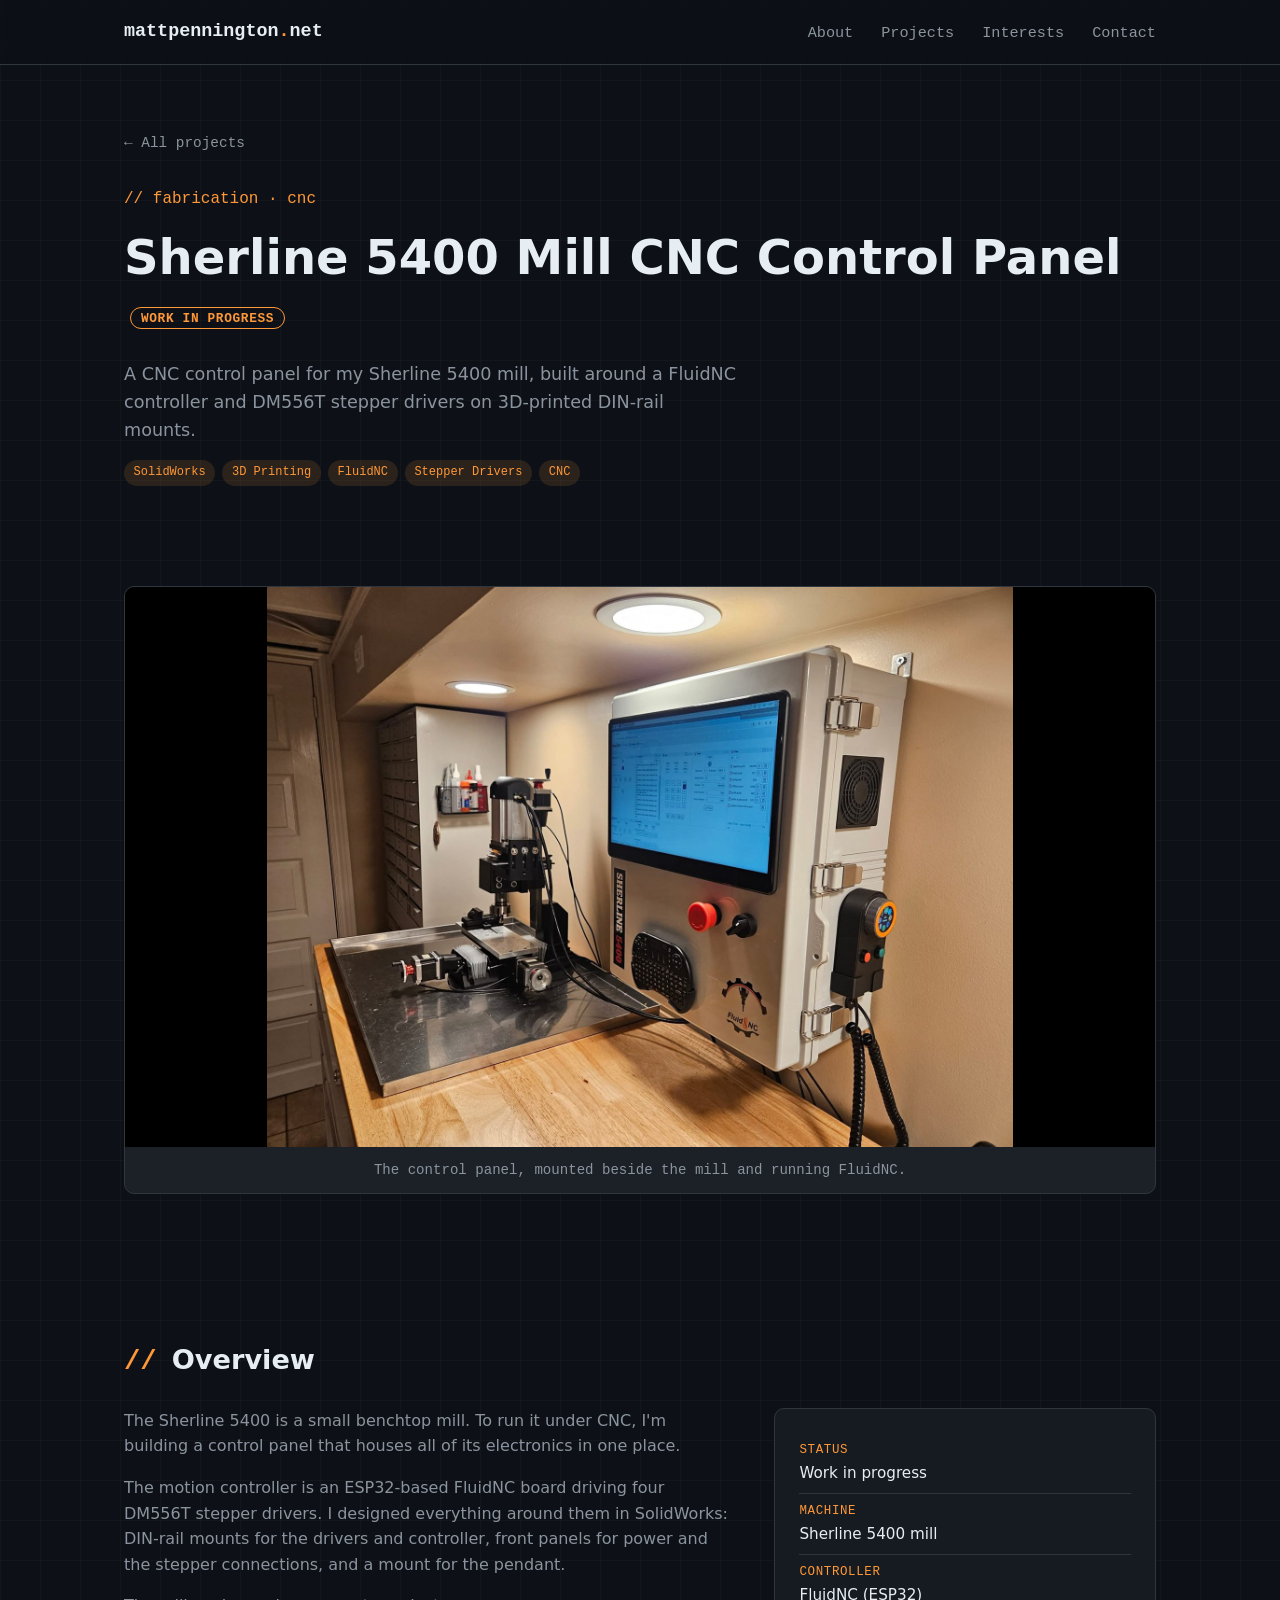
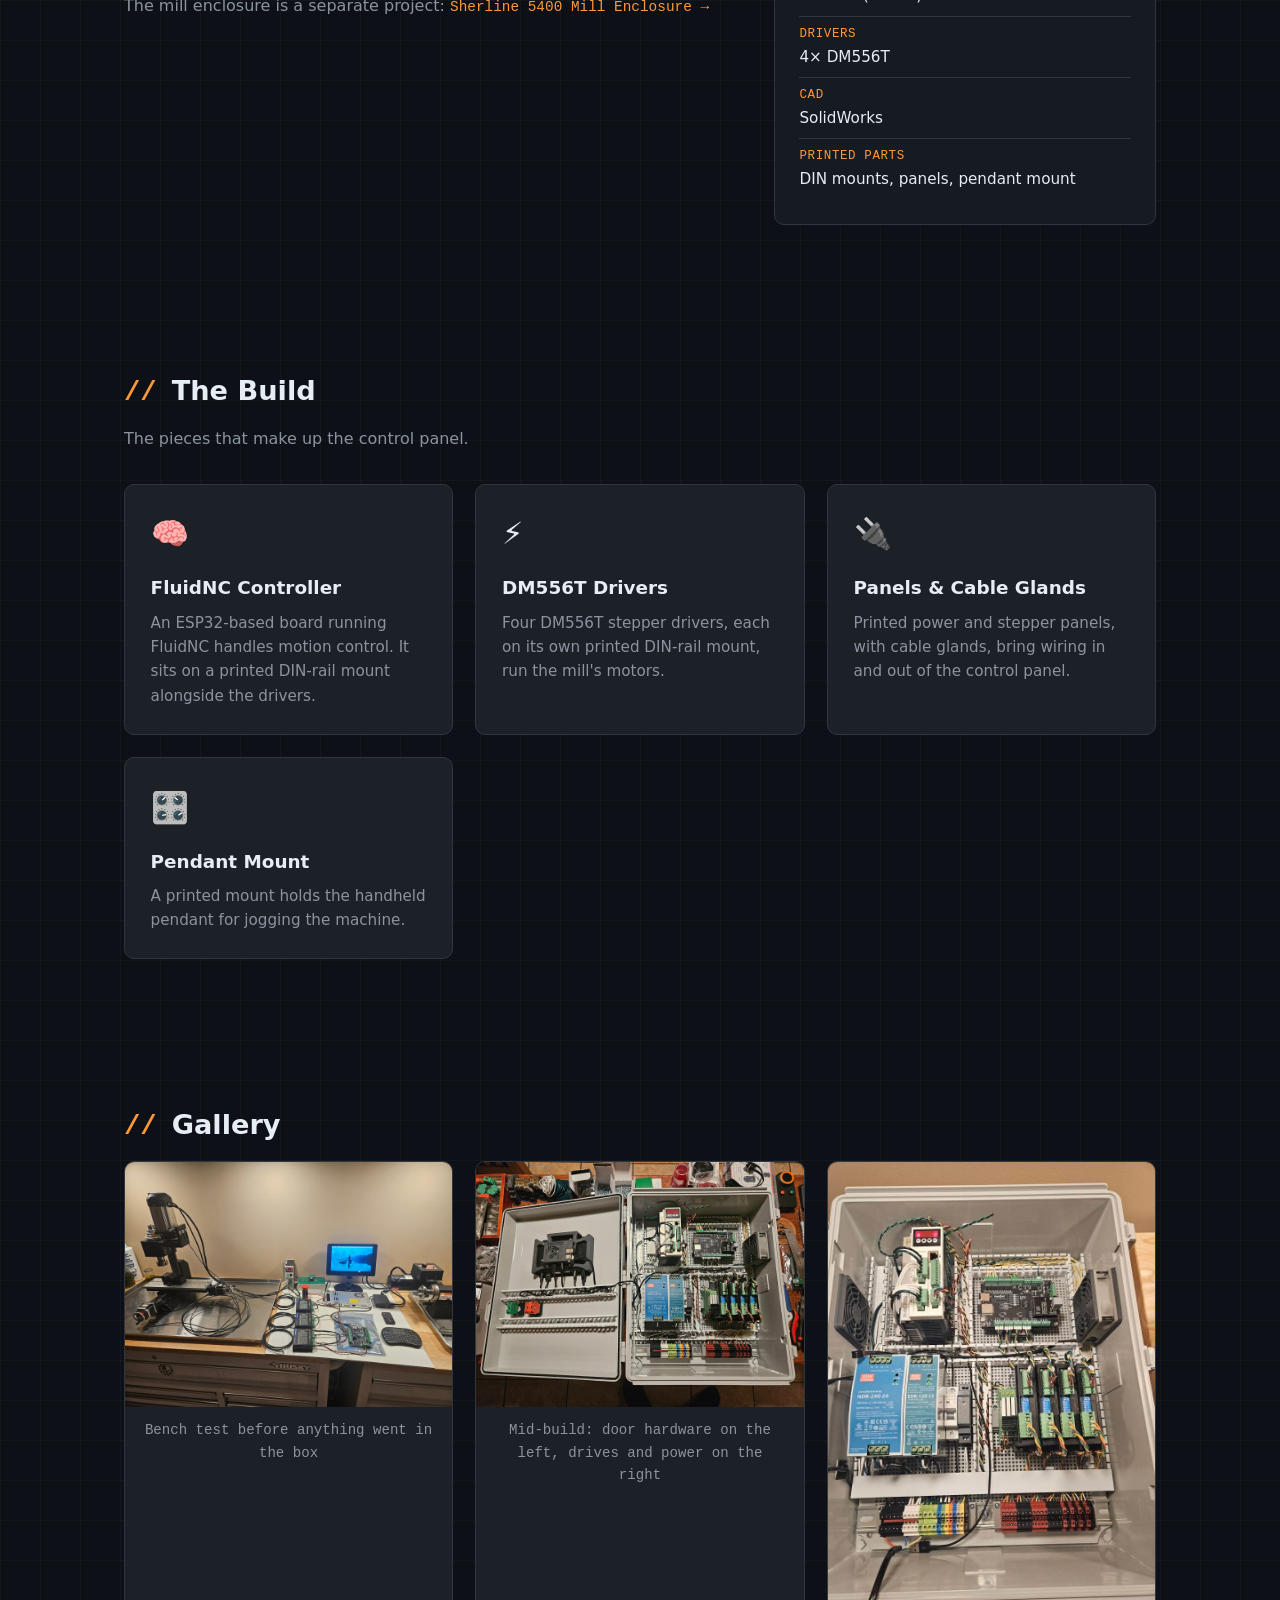
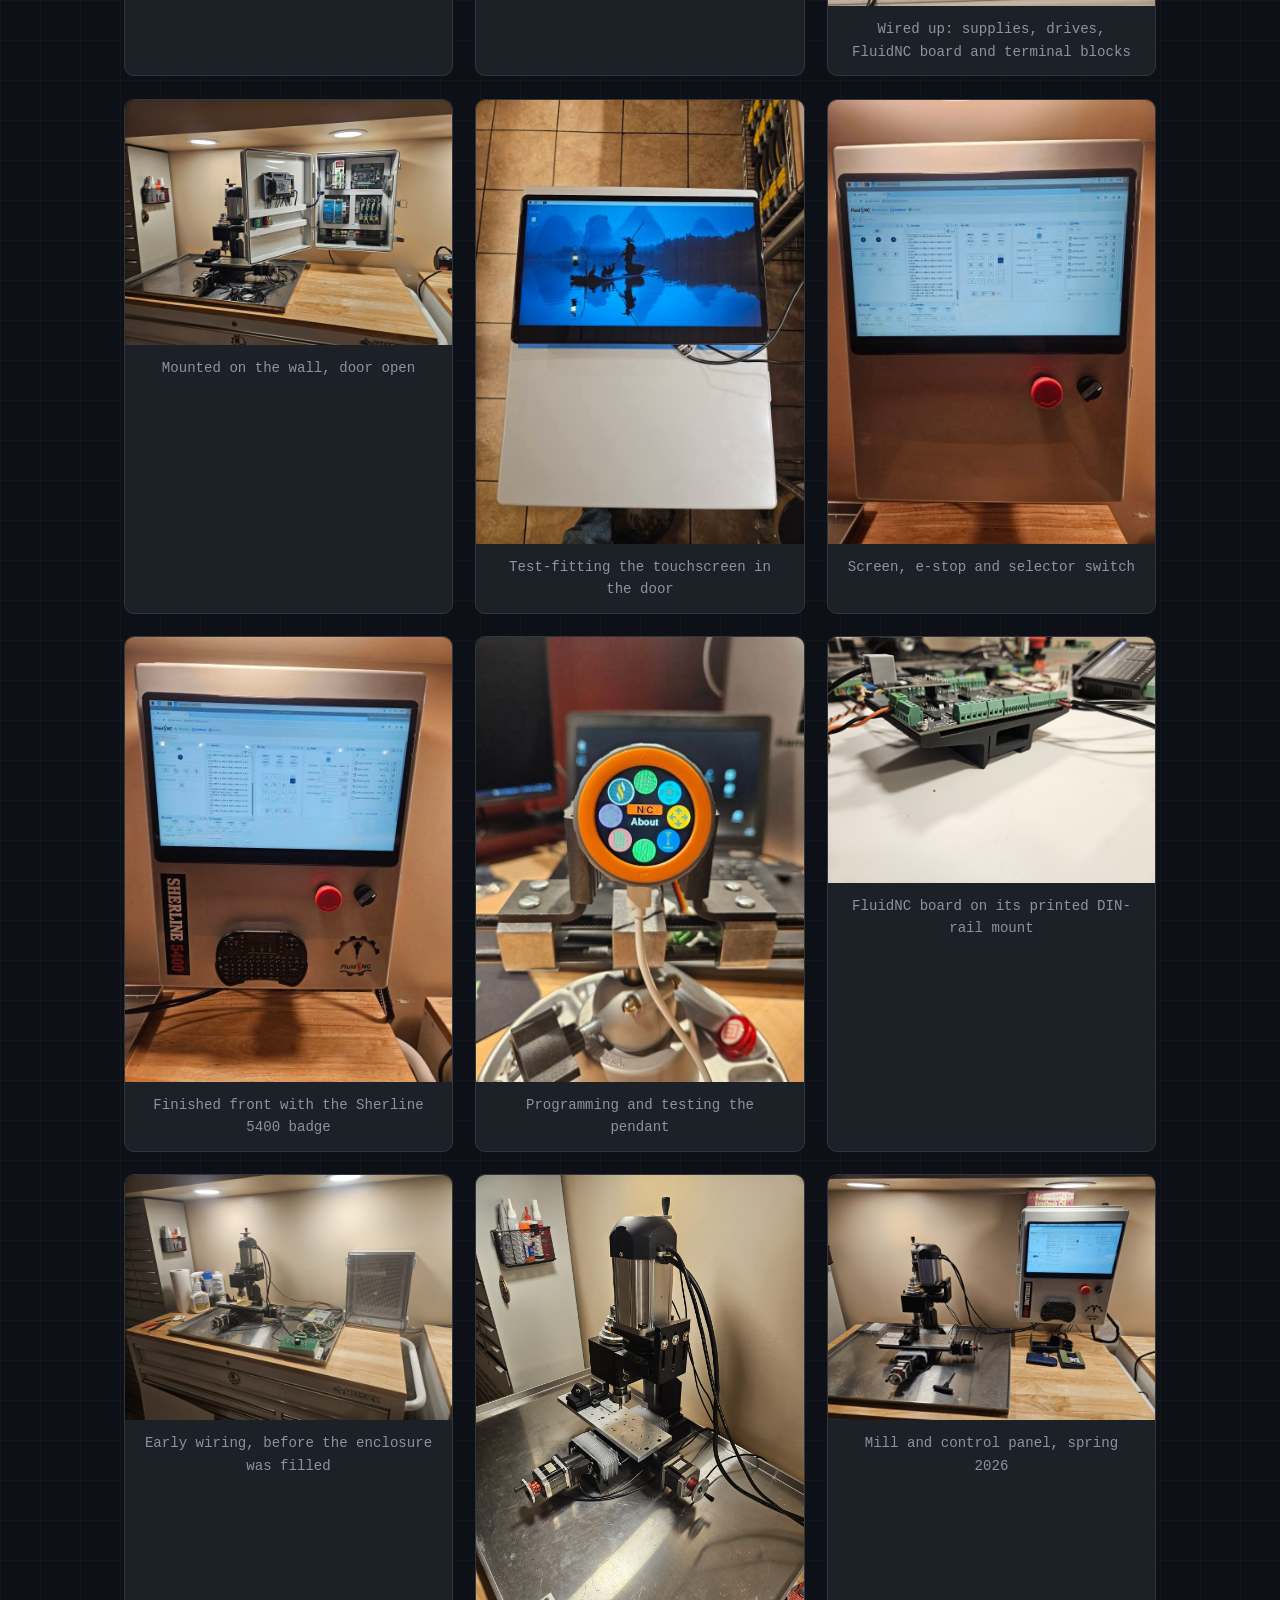
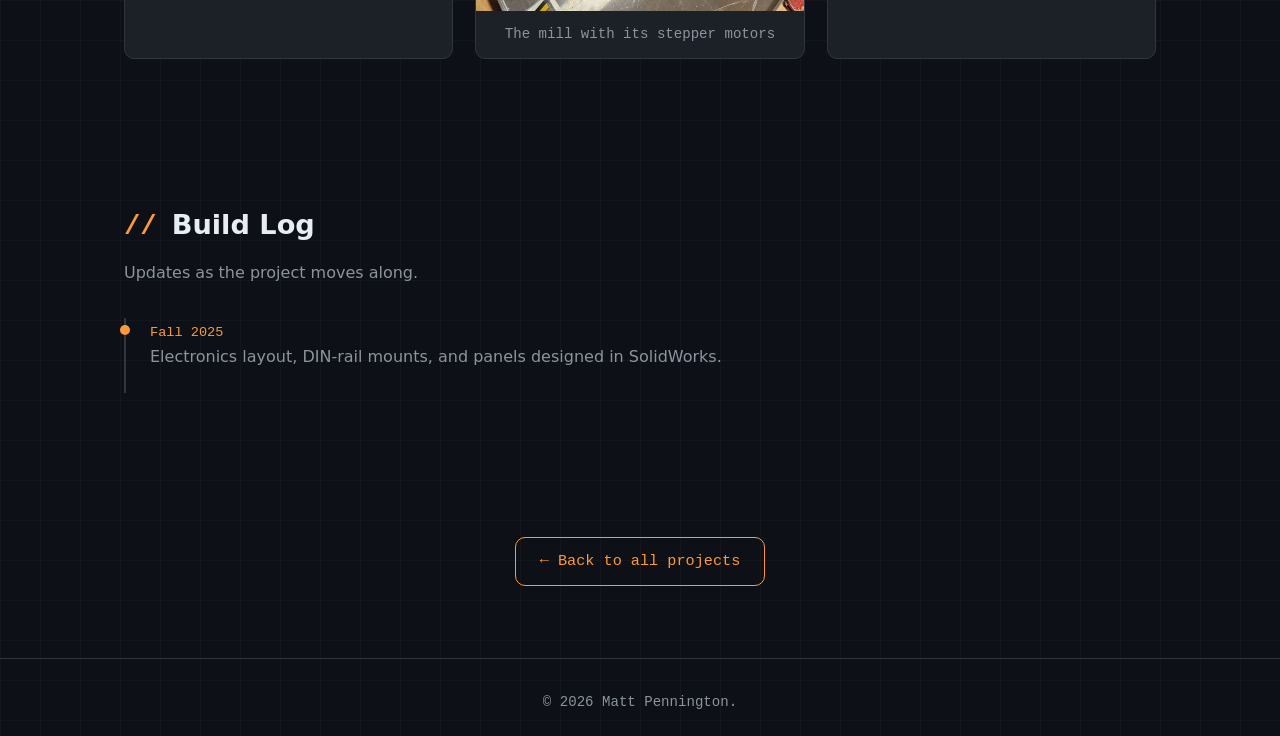
<file: sherline-mill.html>
<!DOCTYPE html>
<html lang="en">
<head>
  <meta charset="UTF-8">
  <meta name="viewport" content="width=device-width, initial-scale=1.0">
  <title>Sherline 5400 Mill CNC Control Panel — Matt Pennington</title>
  <meta name="description" content="A CNC control panel for a Sherline 5400 mill: FluidNC controller, DM556T stepper drivers, and 3D-printed DIN-rail mounts and panels.">
  <link rel="stylesheet" href="css/style.css">
  <link rel="icon" href="data:image/svg+xml,<svg xmlns='http://www.w3.org/2000/svg' viewBox='0 0 100 100'><text y='.9em' font-size='90'>⚡</text></svg>">
</head>
<body>

  <!-- ============ NAVIGATION ============ -->
  <header class="site-header">
    <nav class="nav container">
      <a href="index.html" class="nav-logo">mattpennington<span class="accent">.</span>net</a>
      <button class="nav-toggle" aria-label="Toggle menu" aria-expanded="false">
        <span></span><span></span><span></span>
      </button>
      <ul class="nav-links">
        <li><a href="index.html#about">About</a></li>
        <li><a href="index.html#projects">Projects</a></li>
        <li><a href="index.html#interests">Interests</a></li>
        <li><a href="index.html#contact">Contact</a></li>
      </ul>
    </nav>
  </header>

  <main id="top">

    <!-- ============ PROJECT HEADER ============ -->
    <section class="project-hero container">
      <a href="index.html#projects" class="back-link">← All projects</a>
      <p class="hero-eyebrow">// fabrication · cnc</p>
      <h1>Sherline 5400 Mill CNC Control Panel <span class="wip-badge">Work in progress</span></h1>
      <!-- EDIT ME: check this summary -->
      <p class="hero-sub">
        A CNC control panel for my Sherline 5400 mill, built around a
        FluidNC controller and DM556T stepper drivers on 3D-printed DIN-rail mounts.
      </p>
      <ul class="tag-list">
        <li>SolidWorks</li><li>3D Printing</li><li>FluidNC</li><li>Stepper Drivers</li><li>CNC</li>
      </ul>
    </section>

    <!-- ============ HERO IMAGE ============ -->
    <section class="section container">
      <figure class="project-figure">
        <img src="images/sherline/panel-finished.jpg" alt="The finished CNC control panel mounted on the wall beside the Sherline 5400 mill: a gray enclosure with a touchscreen showing the FluidNC interface, an e-stop, a selector switch, a wireless keyboard, and a pendant on the side">
        <figcaption>The control panel, mounted beside the mill and running FluidNC.</figcaption>
      </figure>
    </section>

    <!-- ============ OVERVIEW ============ -->
    <section class="section container">
      <h2><span class="prompt" aria-hidden="true">//</span> Overview</h2>
      <div class="about-grid">
        <div class="about-text">
          <!-- EDIT ME: the backstory — why you're converting/upgrading the mill and what the control panel needs to do -->
          <p>
            The Sherline 5400 is a small benchtop mill. To run it under CNC,
            I'm building a control panel that houses all of its electronics
            in one place.
          </p>
          <p>
            The motion controller is an ESP32-based FluidNC board driving four
            DM556T stepper drivers. I designed everything around them in
            SolidWorks: DIN-rail mounts for the drivers and controller, front
            panels for power and the stepper connections, and a mount for the
            pendant.
          </p>
          <p>
            The mill enclosure is a separate project:
            <a class="card-link" href="sherline-mill-enclosure.html">Sherline 5400 Mill Enclosure →</a>
          </p>
        </div>
        <ul class="about-facts">
          <!-- EDIT ME: check these and fill in anything missing (power supply, panel box, motors) -->
          <li><span class="fact-label">Status</span>Work in progress</li>
          <li><span class="fact-label">Machine</span>Sherline 5400 mill</li>
          <li><span class="fact-label">Controller</span>FluidNC (ESP32)</li>
          <li><span class="fact-label">Drivers</span>4× DM556T</li>
          <li><span class="fact-label">CAD</span>SolidWorks</li>
          <li><span class="fact-label">Printed parts</span>DIN mounts, panels, pendant mount</li>
        </ul>
      </div>
    </section>

    <!-- ============ BUILD ============ -->
    <section class="section container">
      <h2><span class="prompt" aria-hidden="true">//</span> The Build</h2>
      <p class="section-sub">The pieces that make up the control panel.</p>
      <div class="project-grid">
        <article class="project-card">
          <div class="card-icon">🧠</div>
          <h3>FluidNC Controller</h3>
          <p>An ESP32-based board running FluidNC handles motion control. It sits on a printed DIN-rail mount alongside the drivers.</p>
        </article>
        <article class="project-card">
          <div class="card-icon">⚡</div>
          <h3>DM556T Drivers</h3>
          <p>Four DM556T stepper drivers, each on its own printed DIN-rail mount, run the mill's motors.</p>
        </article>
        <article class="project-card">
          <div class="card-icon">🔌</div>
          <h3>Panels &amp; Cable Glands</h3>
          <p>Printed power and stepper panels, with cable glands, bring wiring in and out of the control panel.</p>
        </article>
        <article class="project-card">
          <div class="card-icon">🎛️</div>
          <h3>Pendant Mount</h3>
          <p>A printed mount holds the handheld pendant for jogging the machine.</p>
        </article>
      </div>
    </section>

    <!-- ============ GALLERY ============ -->
    <section class="section container">
      <h2><span class="prompt" aria-hidden="true">//</span> Gallery</h2>
      <!-- EDIT ME: check the captions; add photos by dropping them in images/sherline/ and copying a <figure> block -->
      <div class="gallery">
        <figure class="project-figure">
          <img src="images/sherline/bench-test.jpg" alt="Electronics laid out on the bench for testing: the mill with its motors, three stepper drivers, a FluidNC board in an anti-static bag, a power supply, a small monitor and a keyboard" loading="lazy">
          <figcaption>Bench test before anything went in the box</figcaption>
        </figure>
        <figure class="project-figure">
          <img src="images/sherline/panel-build-open.jpg" alt="The enclosure open on a workbench mid-build: a Raspberry Pi and connectors on the door, and power supplies, a servo drive, the FluidNC board and four stepper drivers on the back panel" loading="lazy">
          <figcaption>Mid-build: door hardware on the left, drives and power on the right</figcaption>
        </figure>
        <figure class="project-figure">
          <img src="images/sherline/panel-interior.jpg" alt="Close-up of the wired enclosure interior: Mean Well 24V and 12V DIN-rail supplies, a servo drive, the FluidNC board, four stepper drivers, cooling fans, and rows of terminal blocks" loading="lazy">
          <figcaption>Wired up: supplies, drives, FluidNC board and terminal blocks</figcaption>
        </figure>
        <figure class="project-figure">
          <img src="images/sherline/panel-open-by-mill.jpg" alt="The control panel mounted on the wall with its door open, next to the mill on its stainless tray" loading="lazy">
          <figcaption>Mounted on the wall, door open</figcaption>
        </figure>
        <figure class="project-figure">
          <img src="images/sherline/panel-screen-fit.jpg" alt="A touchscreen test-fitted into the enclosure door, showing a desktop wallpaper" loading="lazy">
          <figcaption>Test-fitting the touchscreen in the door</figcaption>
        </figure>
        <figure class="project-figure">
          <img src="images/sherline/panel-front.jpg" alt="Front of the control panel with the FluidNC web interface on screen, a red e-stop and a selector switch" loading="lazy">
          <figcaption>Screen, e-stop and selector switch</figcaption>
        </figure>
        <figure class="project-figure">
          <img src="images/sherline/panel-fluidnc-ui.jpg" alt="Front of the finished control panel with the Sherline 5400 badge, FluidNC logo and a wireless keyboard in its holder" loading="lazy">
          <figcaption>Finished front with the Sherline 5400 badge</figcaption>
        </figure>
        <figure class="project-figure">
          <img src="images/sherline/pendant.jpg" alt="A round pendant with an orange bezel and a color touchscreen menu, held in a mount on the bench" loading="lazy">
          <figcaption>Programming and testing the pendant</figcaption>
        </figure>
        <figure class="project-figure">
          <img src="images/sherline/fluidnc-din-mount.jpg" alt="The FluidNC controller board sitting on a black 3D-printed DIN-rail mount on the bench" loading="lazy">
          <figcaption>FluidNC board on its printed DIN-rail mount</figcaption>
        </figure>
        <figure class="project-figure">
          <img src="images/sherline/first-setup.jpg" alt="The mill on its stainless tray with loose wiring and an empty clear enclosure beside it on the bench" loading="lazy">
          <figcaption>Early wiring, before the enclosure was filled</figcaption>
        </figure>
        <figure class="project-figure">
          <img src="images/sherline/mill-steppers.jpg" alt="The Sherline mill on its stainless tray with stepper motors on each axis and cables running to the control panel" loading="lazy">
          <figcaption>The mill with its stepper motors</figcaption>
        </figure>
        <figure class="project-figure">
          <img src="images/sherline/mill-and-panel-2026.jpg" alt="The mill on its tray in front of the wall-mounted control panel with the FluidNC interface on screen" loading="lazy">
          <figcaption>Mill and control panel, spring 2026</figcaption>
        </figure>
      </div>
    </section>

    <!-- ============ BUILD LOG ============ -->
    <section class="section container">
      <h2><span class="prompt" aria-hidden="true">//</span> Build Log</h2>
      <p class="section-sub">Updates as the project moves along.</p>
      <!-- EDIT ME: add a new <li> at the top of the list for each update -->
      <ol class="build-log">
        <li>
          <time datetime="2025-10">Fall 2025</time>
          <p>Electronics layout, DIN-rail mounts, and panels designed in SolidWorks.</p>
        </li>
      </ol>
    </section>

    <section class="section container contact">
      <a href="index.html#projects" class="btn btn-ghost">← Back to all projects</a>
    </section>

  </main>

  <footer class="site-footer">
    <p>© <span id="year"></span> Matt Pennington.</p>
  </footer>

  <script src="js/main.js"></script>
</body>
</html>
</file>
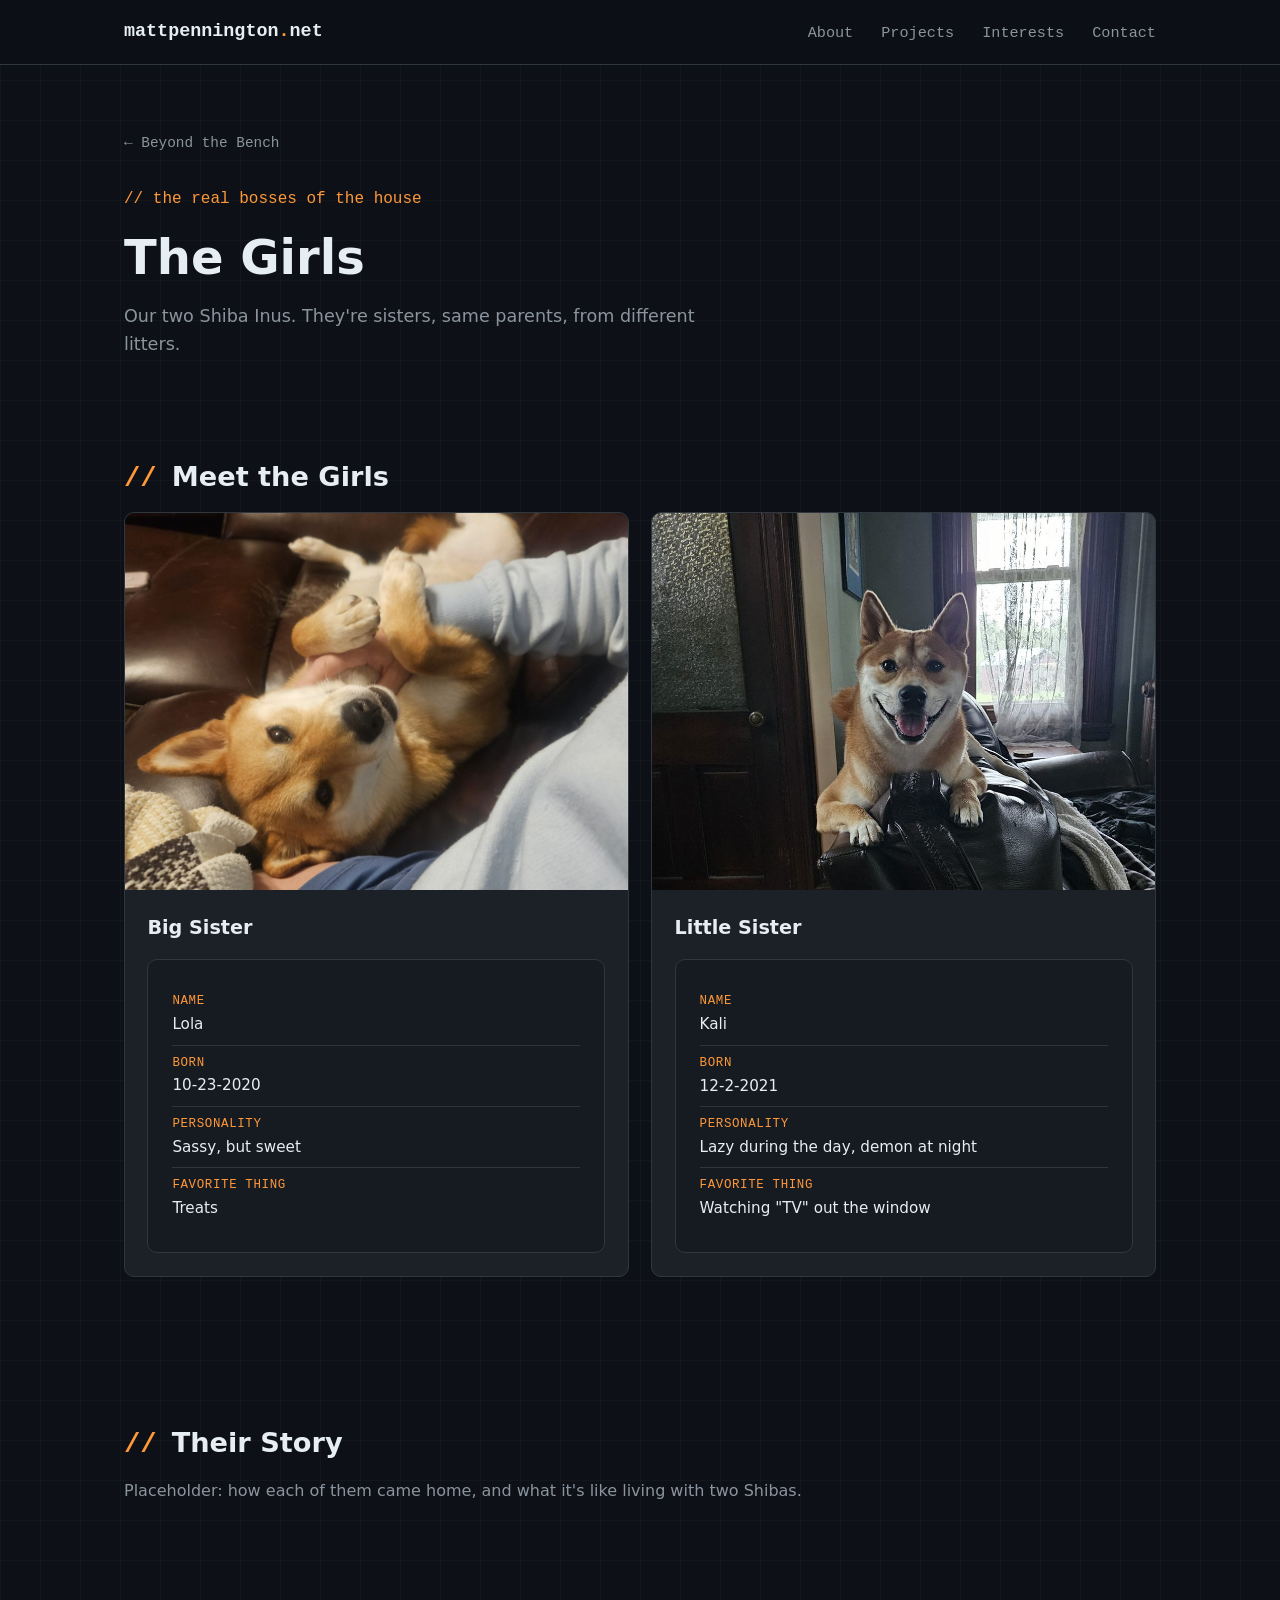
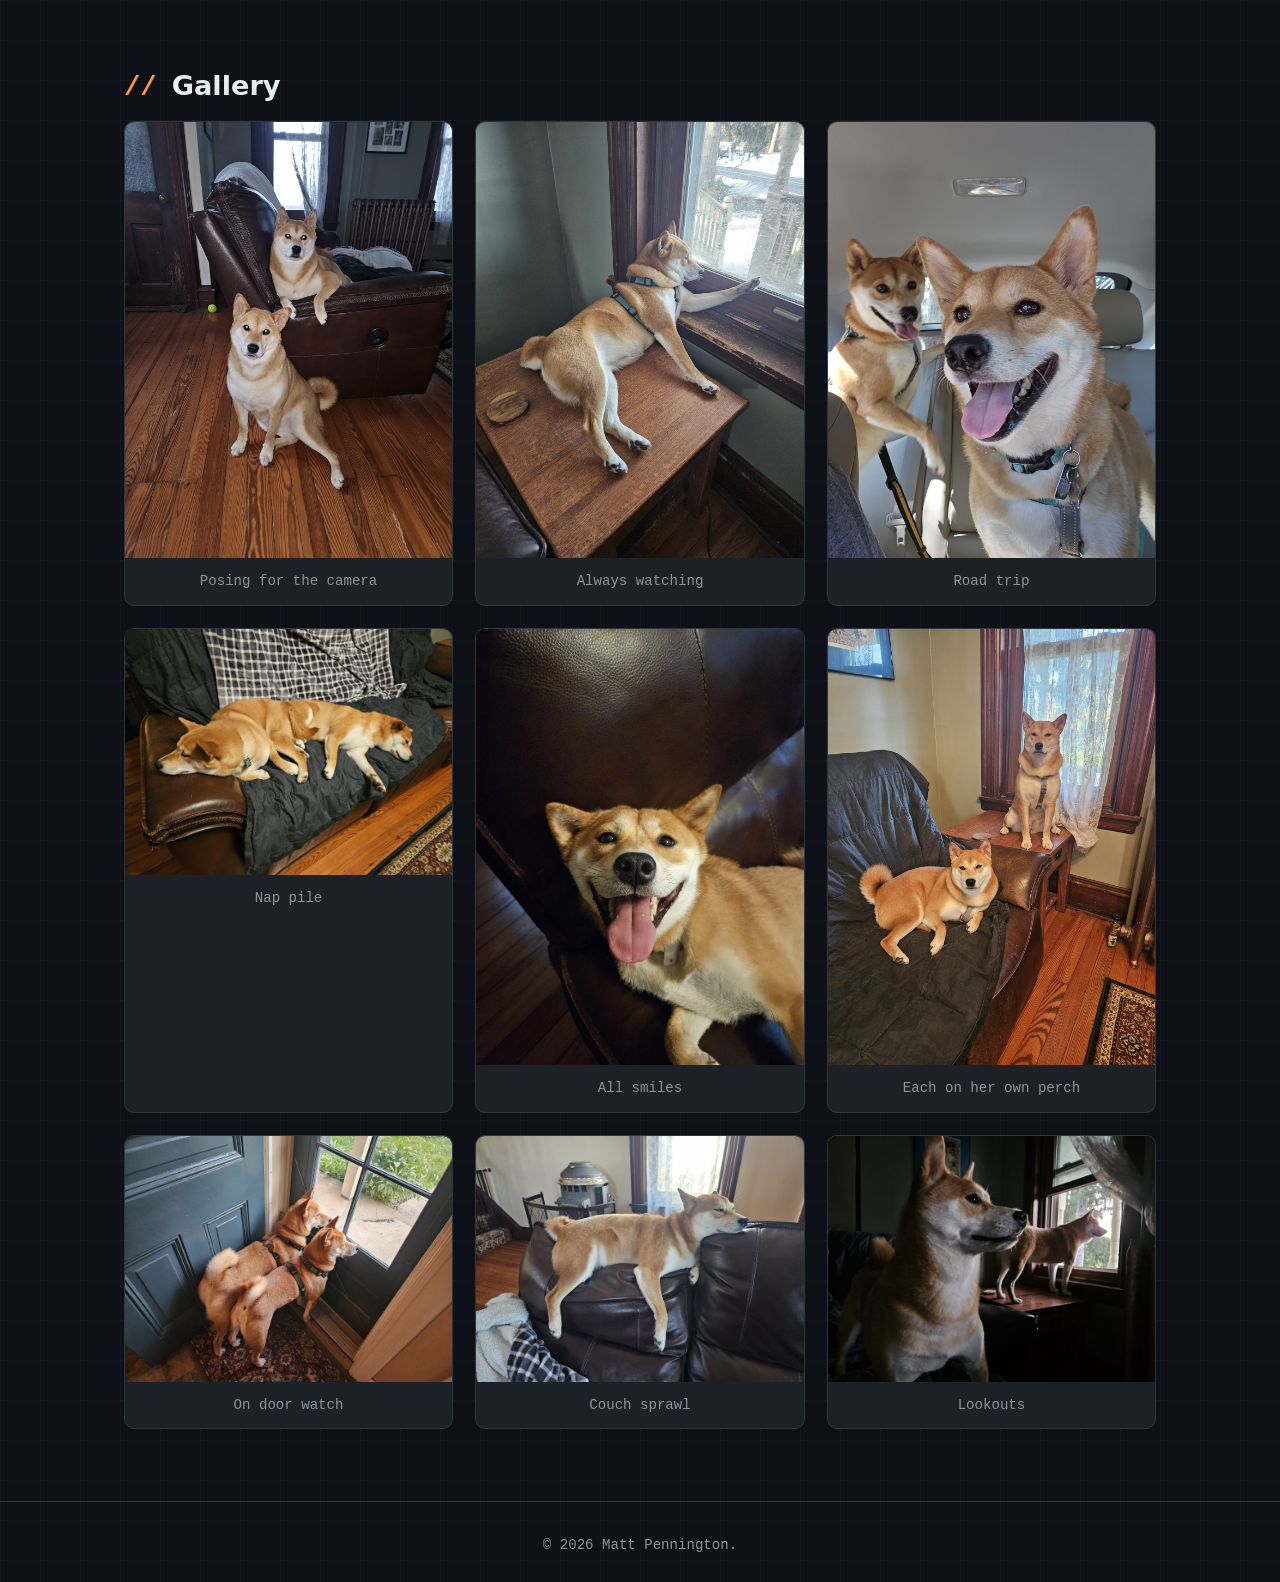
<file: the-girls.html>
<!DOCTYPE html>
<html lang="en">
<head>
  <meta charset="UTF-8">
  <meta name="viewport" content="width=device-width, initial-scale=1.0">
  <title>The Girls — Matt Pennington</title>
  <meta name="description" content="Meet our two Shiba Inus: sisters from different litters.">
  <link rel="stylesheet" href="css/style.css">
  <link rel="icon" href="data:image/svg+xml,<svg xmlns='http://www.w3.org/2000/svg' viewBox='0 0 100 100'><text y='.9em' font-size='90'>⚡</text></svg>">
</head>
<body>

  <!-- ============ NAVIGATION ============ -->
  <header class="site-header">
    <nav class="nav container">
      <a href="index.html" class="nav-logo">mattpennington<span class="accent">.</span>net</a>
      <button class="nav-toggle" aria-label="Toggle menu" aria-expanded="false">
        <span></span><span></span><span></span>
      </button>
      <ul class="nav-links">
        <li><a href="index.html#about">About</a></li>
        <li><a href="index.html#projects">Projects</a></li>
        <li><a href="index.html#interests">Interests</a></li>
        <li><a href="index.html#contact">Contact</a></li>
      </ul>
    </nav>
  </header>

  <main id="top">

    <!-- ============ HEADER ============ -->
    <section class="project-hero container">
      <a href="index.html#interests" class="back-link">← Beyond the Bench</a>
      <p class="hero-eyebrow">// the real bosses of the house</p>
      <h1>The Girls</h1>
      <!-- EDIT ME: a short intro -->
      <p class="hero-sub">
        Our two Shiba Inus. They're sisters, same parents, from different litters.
      </p>
    </section>

    <!-- ============ MEET THEM ============ -->
    <section class="section container">
      <h2><span class="prompt" aria-hidden="true">//</span> Meet the Girls</h2>
      <!-- EDIT ME: fill in each girl's name, details, and a photo.
           Put photos in images/the-girls/ and replace the placeholder div with:
           <img class="pet-photo" src="images/the-girls/NAME.jpg" alt="NAME, a Shiba Inu"> -->
      <div class="pet-grid">
        <article class="pet-card">
          <img class="pet-photo" src="images/the-girls/lola.jpg" alt="Lola, a Shiba Inu, rolled over on the couch for belly rubs">
          <div class="pet-body">
            <h3>Big Sister</h3>
            <ul class="about-facts">
              <li><span class="fact-label">Name</span>Lola</li>
              <li><span class="fact-label">Born</span>10-23-2020</li>
              <li><span class="fact-label">Personality</span>Sassy, but sweet</li>
              <li><span class="fact-label">Favorite thing</span>Treats</li>
            </ul>
          </div>
        </article>
        <article class="pet-card">
          <img class="pet-photo" src="images/the-girls/kali.jpg" alt="Kali, a Shiba Inu, smiling with her paws over the back of a leather couch">
          <div class="pet-body">
            <h3>Little Sister</h3>
            <ul class="about-facts">
              <li><span class="fact-label">Name</span>Kali</li>
              <li><span class="fact-label">Born</span>12-2-2021</li>
              <li><span class="fact-label">Personality</span>Lazy during the day, demon at night</li>
              <li><span class="fact-label">Favorite thing</span>Watching "TV" out the window</li>
            </ul>
          </div>
        </article>
      </div>
    </section>

    <!-- ============ STORY ============ -->
    <section class="section container">
      <h2><span class="prompt" aria-hidden="true">//</span> Their Story</h2>
      <div class="about-text">
        <!-- EDIT ME: how they joined the family -->
        <p>
          Placeholder: how each of them came home, and what it's like living
          with two Shibas.
        </p>
      </div>
    </section>

    <!-- ============ GALLERY ============ -->
    <section class="section container">
      <h2><span class="prompt" aria-hidden="true">//</span> Gallery</h2>
      <!-- EDIT ME: add photos — drop them in images/the-girls/ and add
           <figure class="project-figure"> blocks inside the gallery div -->
      <div class="gallery">
        <figure class="project-figure">
          <img src="images/the-girls/posing.jpg" alt="Two Shiba Inus on a wood floor, one sitting in front and one leaning over the arm of a leather chair" loading="lazy">
          <figcaption>Posing for the camera</figcaption>
        </figure>
        <figure class="project-figure">
          <img src="images/the-girls/window-watch.jpg" alt="A Shiba Inu stretched out on a side table with one paw on the windowsill, watching the street outside" loading="lazy">
          <figcaption>Always watching</figcaption>
        </figure>
        <figure class="project-figure">
          <img src="images/the-girls/car-ride.jpg" alt="Two happy Shiba Inus in the back seat of a car" loading="lazy">
          <figcaption>Road trip</figcaption>
        </figure>
        <figure class="project-figure">
          <img src="images/the-girls/nap-pile.jpg" alt="Two Shiba Inus curled up asleep together on a blanket on the couch" loading="lazy">
          <figcaption>Nap pile</figcaption>
        </figure>
        <figure class="project-figure">
          <img src="images/the-girls/couch-smile.jpg" alt="A Shiba Inu smiling with her tongue out on a leather couch" loading="lazy">
          <figcaption>All smiles</figcaption>
        </figure>
        <figure class="project-figure">
          <img src="images/the-girls/two-perches.jpg" alt="Two Shiba Inus, one lying on the couch and one sitting on a table by the window" loading="lazy">
          <figcaption>Each on her own perch</figcaption>
        </figure>
        <figure class="project-figure">
          <img src="images/the-girls/door-watch.jpg" alt="Two Shiba Inus in harnesses looking out the front door" loading="lazy">
          <figcaption>On door watch</figcaption>
        </figure>
        <figure class="project-figure">
          <img src="images/the-girls/couch-sprawl.jpg" alt="A Shiba Inu sprawled across the back of a leather couch, eyes closed" loading="lazy">
          <figcaption>Couch sprawl</figcaption>
        </figure>
        <figure class="project-figure">
          <img src="images/the-girls/lookouts.jpg" alt="One Shiba Inu in the foreground while the other stands at a window looking outside" loading="lazy">
          <figcaption>Lookouts</figcaption>
        </figure>
      </div>
    </section>

  </main>

  <footer class="site-footer">
    <p>© <span id="year"></span> Matt Pennington.</p>
  </footer>

  <script src="js/main.js"></script>
</body>
</html>
</file>
<file: css/style.css>
/* ============================================================
   Dark & techy theme — edit the variables below to re-skin
   ============================================================ */
:root {
  --bg: #0d1117;
  --bg-raised: #161b22;
  --bg-card: #1c2128;
  --border: #30363d;
  --text: #e6edf3;
  --text-muted: #8b949e;
  --accent: #ff9838;        /* orange — try #58a6ff (blue) or #2dd4bf (teal) */
  --accent-dim: rgba(255, 152, 56, 0.12);
  --font-body: "Segoe UI", system-ui, -apple-system, sans-serif;
  --font-mono: "Cascadia Code", "Consolas", "Fira Code", monospace;
  --radius: 10px;
  --container: 1080px;
}

* { margin: 0; padding: 0; box-sizing: border-box; }

html { scroll-behavior: smooth; }

body {
  background: var(--bg);
  color: var(--text);
  font-family: var(--font-body);
  line-height: 1.6;
  /* subtle grid backdrop for the techy feel */
  background-image:
    linear-gradient(rgba(255, 255, 255, 0.025) 1px, transparent 1px),
    linear-gradient(90deg, rgba(255, 255, 255, 0.025) 1px, transparent 1px);
  background-size: 40px 40px;
}

.container {
  max-width: var(--container);
  margin: 0 auto;
  padding: 0 1.5rem;
}

.accent { color: var(--accent); }

/* ============ Header / nav ============ */
.site-header {
  position: sticky;
  top: 0;
  z-index: 100;
  background: rgba(13, 17, 23, 0.85);
  backdrop-filter: blur(10px);
  border-bottom: 1px solid var(--border);
}

.nav {
  display: flex;
  align-items: center;
  justify-content: space-between;
  height: 64px;
}

.nav-logo {
  font-family: var(--font-mono);
  font-size: 1.15rem;
  font-weight: 700;
  color: var(--text);
  text-decoration: none;
}

.nav-links {
  display: flex;
  gap: 1.75rem;
  list-style: none;
}

.nav-links a {
  color: var(--text-muted);
  text-decoration: none;
  font-size: 0.95rem;
  font-family: var(--font-mono);
  transition: color 0.2s;
}

.nav-links a:hover { color: var(--accent); }

.nav-toggle {
  display: none;
  flex-direction: column;
  gap: 5px;
  background: none;
  border: none;
  cursor: pointer;
  padding: 8px;
}

.nav-toggle span {
  width: 22px;
  height: 2px;
  background: var(--text);
  transition: transform 0.2s, opacity 0.2s;
}

/* ============ Hero ============ */
.hero {
  padding: 7rem 1.5rem 5rem;
}

.hero-eyebrow {
  font-family: var(--font-mono);
  color: var(--accent);
  margin-bottom: 1rem;
}

.hero h1 {
  font-size: clamp(1.9rem, 4.5vw, 3.2rem);
  line-height: 1.2;
  margin-bottom: 1.25rem;
  max-width: 22ch;
}

.hero-sub {
  color: var(--text-muted);
  font-size: 1.1rem;
  max-width: 55ch;
  margin-bottom: 2rem;
}

.hero-actions { display: flex; gap: 1rem; flex-wrap: wrap; }

/* ============ Buttons ============ */
.btn {
  display: inline-block;
  padding: 0.7rem 1.5rem;
  border-radius: var(--radius);
  font-family: var(--font-mono);
  font-size: 0.95rem;
  text-decoration: none;
  transition: transform 0.15s, box-shadow 0.15s, background 0.15s;
}

.btn:hover { transform: translateY(-2px); }

.btn-primary {
  background: var(--accent);
  color: #2b1600;
  font-weight: 600;
}

.btn-primary:hover { box-shadow: 0 6px 20px rgba(255, 152, 56, 0.35); }

.btn-ghost {
  border: 1px solid var(--accent);
  color: var(--accent);
  background: transparent;
}

.btn-ghost:hover { background: var(--accent-dim); }

.btn-lg { padding: 0.9rem 2.2rem; font-size: 1.05rem; }

/* ============ Sections ============ */
.section { padding: 4.5rem 1.5rem; }

.section h2 {
  font-size: 1.7rem;
  margin-bottom: 0.75rem;
}

/* Simple terminal-prompt marker before section headings */
.prompt {
  font-family: var(--font-mono);
  color: var(--accent);
  margin-right: 0.35rem;
}

.section-sub {
  color: var(--text-muted);
  margin-bottom: 2rem;
  max-width: 60ch;
}

/* ============ About ============ */
.about-grid {
  display: grid;
  grid-template-columns: 1.6fr 1fr;
  gap: 2.5rem;
  margin-top: 1.5rem;
}

.about-text p { color: var(--text-muted); margin-bottom: 1rem; }

.about-facts {
  list-style: none;
  background: var(--bg-raised);
  border: 1px solid var(--border);
  border-radius: var(--radius);
  padding: 1.5rem;
  align-self: start;
}

.about-facts li {
  padding: 0.5rem 0;
  border-bottom: 1px solid var(--border);
  font-size: 0.95rem;
}

.about-facts li:last-child { border-bottom: none; }

.about-facts a { color: var(--text); text-decoration-color: var(--accent); }

.about-facts a:hover { color: var(--accent); }

.fact-label {
  display: block;
  font-family: var(--font-mono);
  font-size: 0.78rem;
  color: var(--accent);
  text-transform: uppercase;
  letter-spacing: 0.05em;
}

/* ============ Project filter ============ */
.filter-bar {
  display: flex;
  gap: 0.6rem;
  flex-wrap: wrap;
  margin-bottom: 2rem;
}

.filter-btn {
  background: var(--bg-raised);
  border: 1px solid var(--border);
  color: var(--text-muted);
  font-family: var(--font-mono);
  font-size: 0.88rem;
  padding: 0.45rem 1.1rem;
  border-radius: 999px;
  cursor: pointer;
  transition: all 0.2s;
}

.filter-btn:hover { border-color: var(--accent); color: var(--accent); }

.filter-btn.active {
  background: var(--accent);
  border-color: var(--accent);
  color: #2b1600;
  font-weight: 600;
}

/* ============ Project & interest cards ============ */
.project-grid,
.interest-grid {
  display: grid;
  grid-template-columns: repeat(auto-fill, minmax(290px, 1fr));
  gap: 1.4rem;
}

.project-card,
.interest-card {
  background: var(--bg-card);
  border: 1px solid var(--border);
  border-radius: var(--radius);
  padding: 1.6rem;
  transition: transform 0.2s, border-color 0.2s;
  display: flex;
  flex-direction: column;
}

.project-card:hover,
.interest-card:hover {
  transform: translateY(-4px);
  border-color: var(--accent);
}

.project-card.hidden { display: none; }

.card-icon { font-size: 1.9rem; margin-bottom: 0.9rem; }

.card-icon img { display: block; width: 2.6rem; height: 2.6rem; }

.project-card h3,
.interest-card h3 { margin-bottom: 0.5rem; font-size: 1.15rem; }

.project-card p,
.interest-card p {
  color: var(--text-muted);
  font-size: 0.95rem;
  flex-grow: 1;
}

.tag-list {
  list-style: none;
  display: flex;
  flex-wrap: wrap;
  gap: 0.45rem;
  margin: 1rem 0 0.75rem;
}

.tag-list li {
  font-family: var(--font-mono);
  font-size: 0.75rem;
  color: var(--accent);
  background: var(--accent-dim);
  padding: 0.2rem 0.6rem;
  border-radius: 999px;
}

.card-link {
  font-family: var(--font-mono);
  font-size: 0.9rem;
  color: var(--accent);
  text-decoration: none;
}

.card-link:hover { text-decoration: underline; }

.interest-card .card-link { margin-top: 1rem; }

/* Make the whole card clickable: the card's "Read more" link stretches an
   invisible layer over the entire card. Cards without a link are unaffected. */
.project-card:has(.card-link),
.interest-card:has(.card-link) {
  position: relative;
  cursor: pointer;
}

.project-card .card-link::after,
.interest-card .card-link::after {
  content: "";
  position: absolute;
  inset: 0;
  border-radius: inherit;
}

.project-card:has(.card-link):hover .card-link,
.interest-card:has(.card-link):hover .card-link { text-decoration: underline; }

.project-card:has(.card-link:focus-visible),
.interest-card:has(.card-link:focus-visible) {
  outline: 2px solid var(--accent);
  outline-offset: 3px;
}

/* ============ Project detail pages ============ */
.project-hero { padding: 4rem 1.5rem 1rem; }

.project-hero h1 {
  font-size: clamp(1.9rem, 4.5vw, 3rem);
  line-height: 1.2;
  margin-bottom: 1rem;
}

.project-hero .hero-sub { margin-bottom: 0.5rem; }

.back-link {
  display: inline-block;
  margin-bottom: 2rem;
  font-family: var(--font-mono);
  font-size: 0.9rem;
  color: var(--text-muted);
  text-decoration: none;
  transition: color 0.2s;
}

.back-link:hover { color: var(--accent); }

.project-figure {
  background: var(--bg-card);
  border: 1px solid var(--border);
  border-radius: var(--radius);
  overflow: hidden;
}

.project-figure img {
  display: block;
  width: 100%;
  max-height: 560px;
  object-fit: contain;
  background: #000; /* black letterboxing around photos */
}

/* CAD renders keep a light background that matches the SolidWorks render */
.project-figure img.render { background: #f4f6fa; }

.project-figure figcaption {
  padding: 0.75rem 1rem;
  color: var(--text-muted);
  font-size: 0.88rem;
  font-family: var(--font-mono);
  text-align: center;
}

.wip-badge {
  display: inline-block;
  vertical-align: middle;
  margin-left: 0.4rem;
  padding: 0.15rem 0.6rem;
  border: 1px solid var(--accent);
  border-radius: 999px;
  color: var(--accent);
  font-family: var(--font-mono);
  font-size: 0.7rem;
  font-weight: 600;
  letter-spacing: 0.05em;
  text-transform: uppercase;
  white-space: nowrap;
}

.project-hero h1 .wip-badge { font-size: 0.8rem; }

.subhead {
  font-size: 1.15rem;
  margin: 3rem 0 1.25rem;
}

.build-log {
  list-style: none;
  border-left: 2px solid var(--border);
  padding-left: 1.5rem;
}

.build-log li { position: relative; padding-bottom: 1.5rem; }

.build-log li::before {
  content: "";
  position: absolute;
  left: calc(-1.5rem - 6px);
  top: 0.45rem;
  width: 10px;
  height: 10px;
  border-radius: 50%;
  background: var(--accent);
}

.build-log time {
  font-family: var(--font-mono);
  font-size: 0.85rem;
  color: var(--accent);
}

.build-log p { color: var(--text-muted); }

/* 3D model viewer (js/model-viewer.js) */
.model-viewer {
  position: relative;
  height: min(560px, 80vw);
  background: radial-gradient(circle at 70% 20%, #ffffff, #dde2ec);
}

.project-figure .model-viewer img {
  position: absolute;
  inset: 0;
  height: 100%;
  max-height: none;
  background: none;
}

.model-canvas {
  position: absolute;
  inset: 0;
  width: 100%;
  height: 100%;
  display: block;
  cursor: grab;
}

.model-canvas:active { cursor: grabbing; }

.model-viewer-btn {
  position: absolute;
  right: 1rem;
  bottom: 1rem;
  border: none;
  cursor: pointer;
}

.model-viewer-btn:disabled { cursor: progress; opacity: 0.85; transform: none; }

.model-viewer.active img,
.model-viewer.active .model-viewer-btn,
.model-hint-active { display: none; }

.project-figure:has(.model-viewer.active) .model-hint-idle { display: none; }
.project-figure:has(.model-viewer.active) .model-hint-active { display: inline; }

/* The Girls page */
.pet-grid {
  display: grid;
  grid-template-columns: repeat(auto-fit, minmax(280px, 1fr));
  gap: 1.4rem;
}

.pet-card {
  background: var(--bg-card);
  border: 1px solid var(--border);
  border-radius: var(--radius);
  overflow: hidden;
}

.pet-photo {
  display: block;
  width: 100%;
  aspect-ratio: 4 / 3;
  object-fit: cover;
}

.pet-photo-placeholder {
  display: grid;
  place-items: center;
  font-size: 4rem;
  background: var(--bg-raised);
  border-bottom: 1px solid var(--border);
}

.pet-photo-placeholder img { width: 45%; height: auto; }

.pet-body { padding: 1.4rem; }

.pet-body h3 { margin-bottom: 1rem; font-size: 1.2rem; }

.gallery {
  display: grid;
  grid-template-columns: repeat(auto-fill, minmax(260px, 1fr));
  gap: 1.4rem;
}

/* ============ Contact ============ */
.contact { text-align: center; }

.contact .section-sub { margin-left: auto; margin-right: auto; }

.social-links {
  margin-top: 2rem;
  display: flex;
  justify-content: center;
  gap: 1.75rem;
}

.social-links a {
  color: var(--text-muted);
  text-decoration: none;
  font-family: var(--font-mono);
  font-size: 0.95rem;
  transition: color 0.2s;
}

.social-links a:hover { color: var(--accent); }

/* ============ Footer ============ */
.site-footer {
  border-top: 1px solid var(--border);
  padding: 2rem 1.5rem;
  text-align: center;
  color: var(--text-muted);
  font-size: 0.88rem;
  font-family: var(--font-mono);
}

/* ============ Reveal-on-scroll ============ */
.section {
  opacity: 0;
  transform: translateY(18px);
  transition: opacity 0.6s ease, transform 0.6s ease;
}

.section.visible { opacity: 1; transform: none; }

@media (prefers-reduced-motion: reduce) {
  html { scroll-behavior: auto; }
  .section { opacity: 1; transform: none; transition: none; }
  .btn:hover, .project-card:hover, .interest-card:hover { transform: none; }
}

/* ============ Mobile ============ */
@media (max-width: 720px) {
  .nav-toggle { display: flex; }

  .nav-links {
    display: none;
    position: absolute;
    top: 64px;
    left: 0;
    right: 0;
    flex-direction: column;
    gap: 0;
    background: var(--bg-raised);
    border-bottom: 1px solid var(--border);
  }

  .nav-links.open { display: flex; }

  .nav-links a {
    display: block;
    padding: 1rem 1.5rem;
    border-bottom: 1px solid var(--border);
  }

  .hero { padding-top: 4.5rem; }

  .about-grid { grid-template-columns: 1fr; }
}

/* ============ Photo lightbox (js/main.js) ============ */
img.zoomable { cursor: zoom-in; }
img.zoomable:focus-visible { outline: 2px solid var(--accent); outline-offset: -2px; }

body.lightbox-open { overflow: hidden; }

.lightbox {
  position: fixed;
  inset: 0;
  z-index: 1000;
  display: flex;
  align-items: center;
  justify-content: center;
  padding: 3.5rem 4rem;
  background: rgba(0, 0, 0, 0.92);
}

.lightbox[hidden] { display: none; }

.lightbox-figure {
  margin: 0;
  max-width: 100%;
  max-height: 100%;
  display: flex;
  flex-direction: column;
  align-items: center;
  gap: 0.75rem;
}

.lightbox-img {
  display: block;
  max-width: 100%;
  max-height: calc(100vh - 9rem);
  object-fit: contain;
  border-radius: 4px;
}

.lightbox-caption {
  color: #e6edf3;
  font-family: var(--font-mono);
  font-size: 0.9rem;
  text-align: center;
}

.lightbox-btn {
  position: absolute;
  display: grid;
  place-items: center;
  width: 2.75rem;
  height: 2.75rem;
  border: 1px solid rgba(255, 255, 255, 0.25);
  border-radius: 50%;
  background: rgba(0, 0, 0, 0.5);
  color: #fff;
  font-size: 1.6rem;
  line-height: 1;
  cursor: pointer;
}

.lightbox-btn:hover,
.lightbox-btn:focus-visible { border-color: var(--accent); color: var(--accent); outline: none; }

.lightbox-btn[hidden] { display: none; }

.lightbox-close { top: 1rem; right: 1rem; font-size: 1.2rem; }
.lightbox-prev { left: 1rem; top: 50%; transform: translateY(-50%); }
.lightbox-next { right: 1rem; top: 50%; transform: translateY(-50%); }

@media (max-width: 640px) {
  .lightbox { padding: 3.5rem 0.5rem 4.5rem; }
  .lightbox-prev, .lightbox-next { top: auto; bottom: 1rem; transform: none; }
  .lightbox-img { max-height: calc(100vh - 11rem); }
}
</file>
